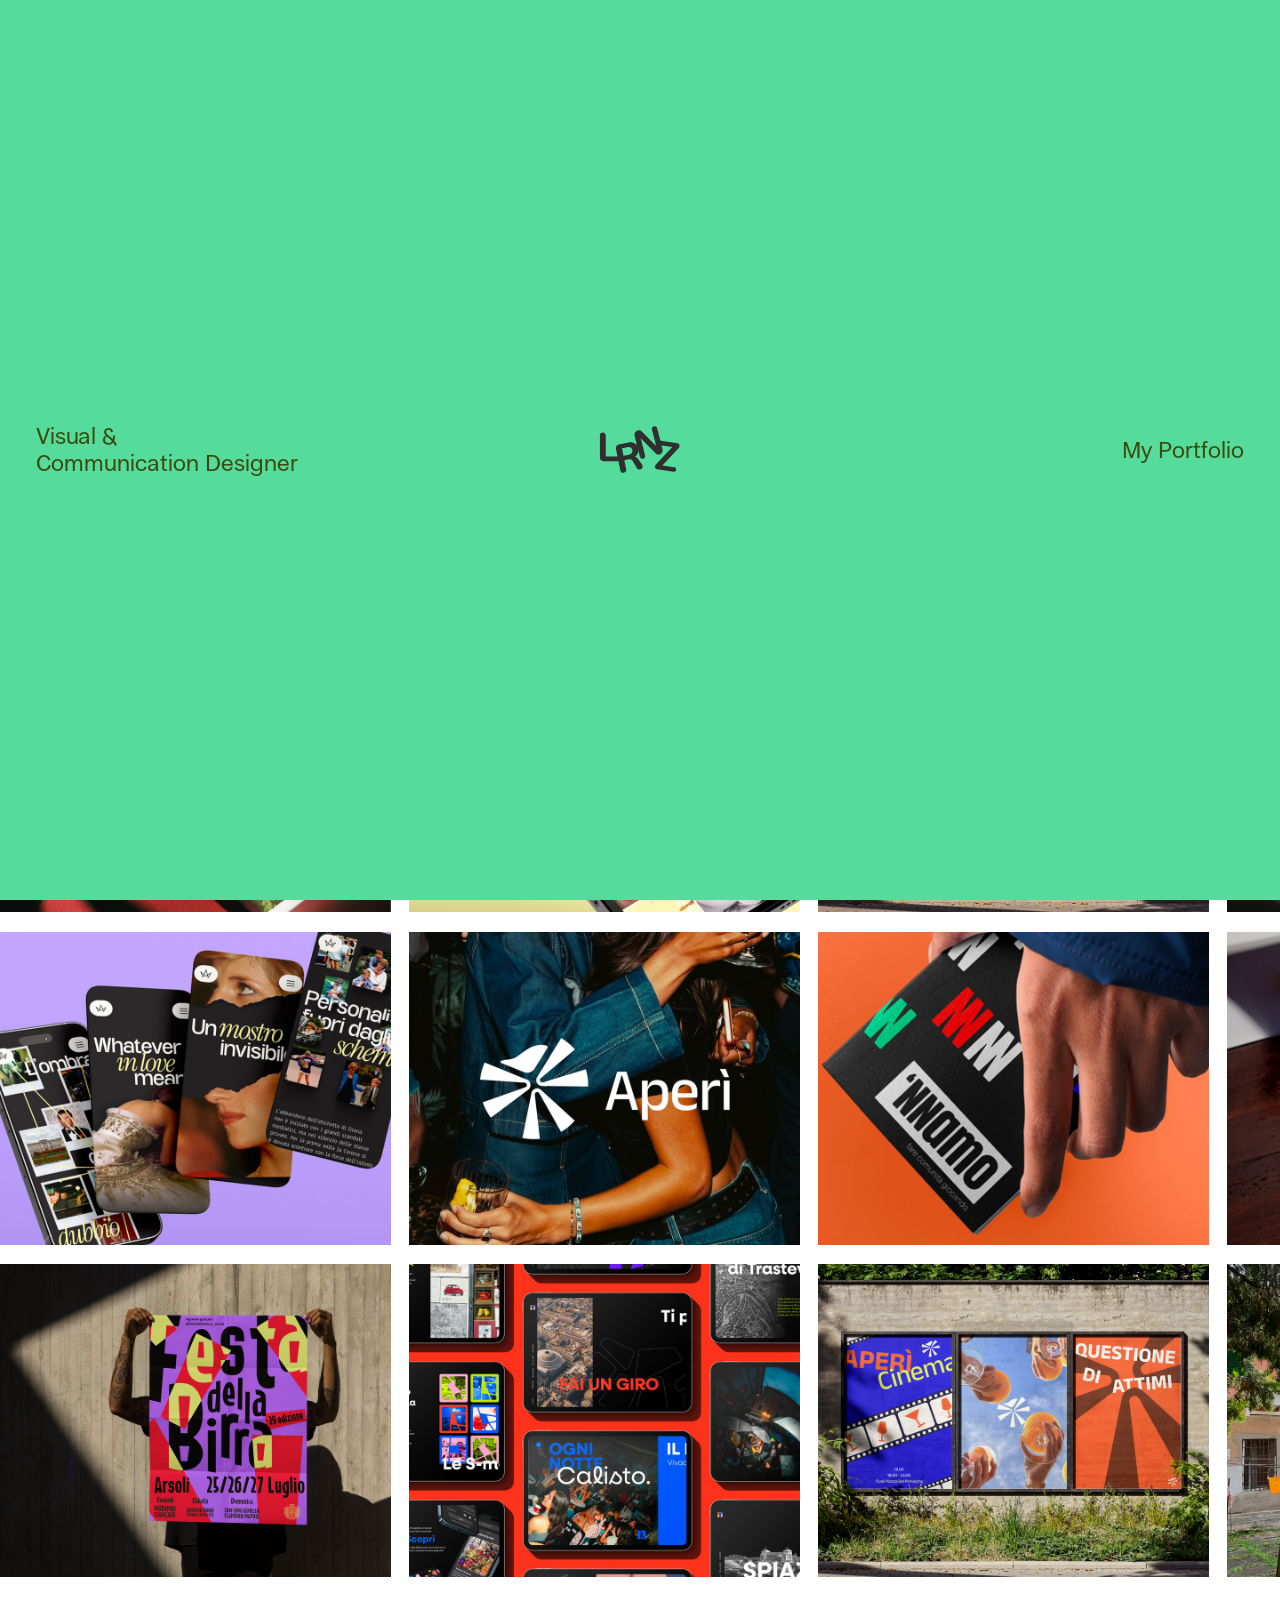
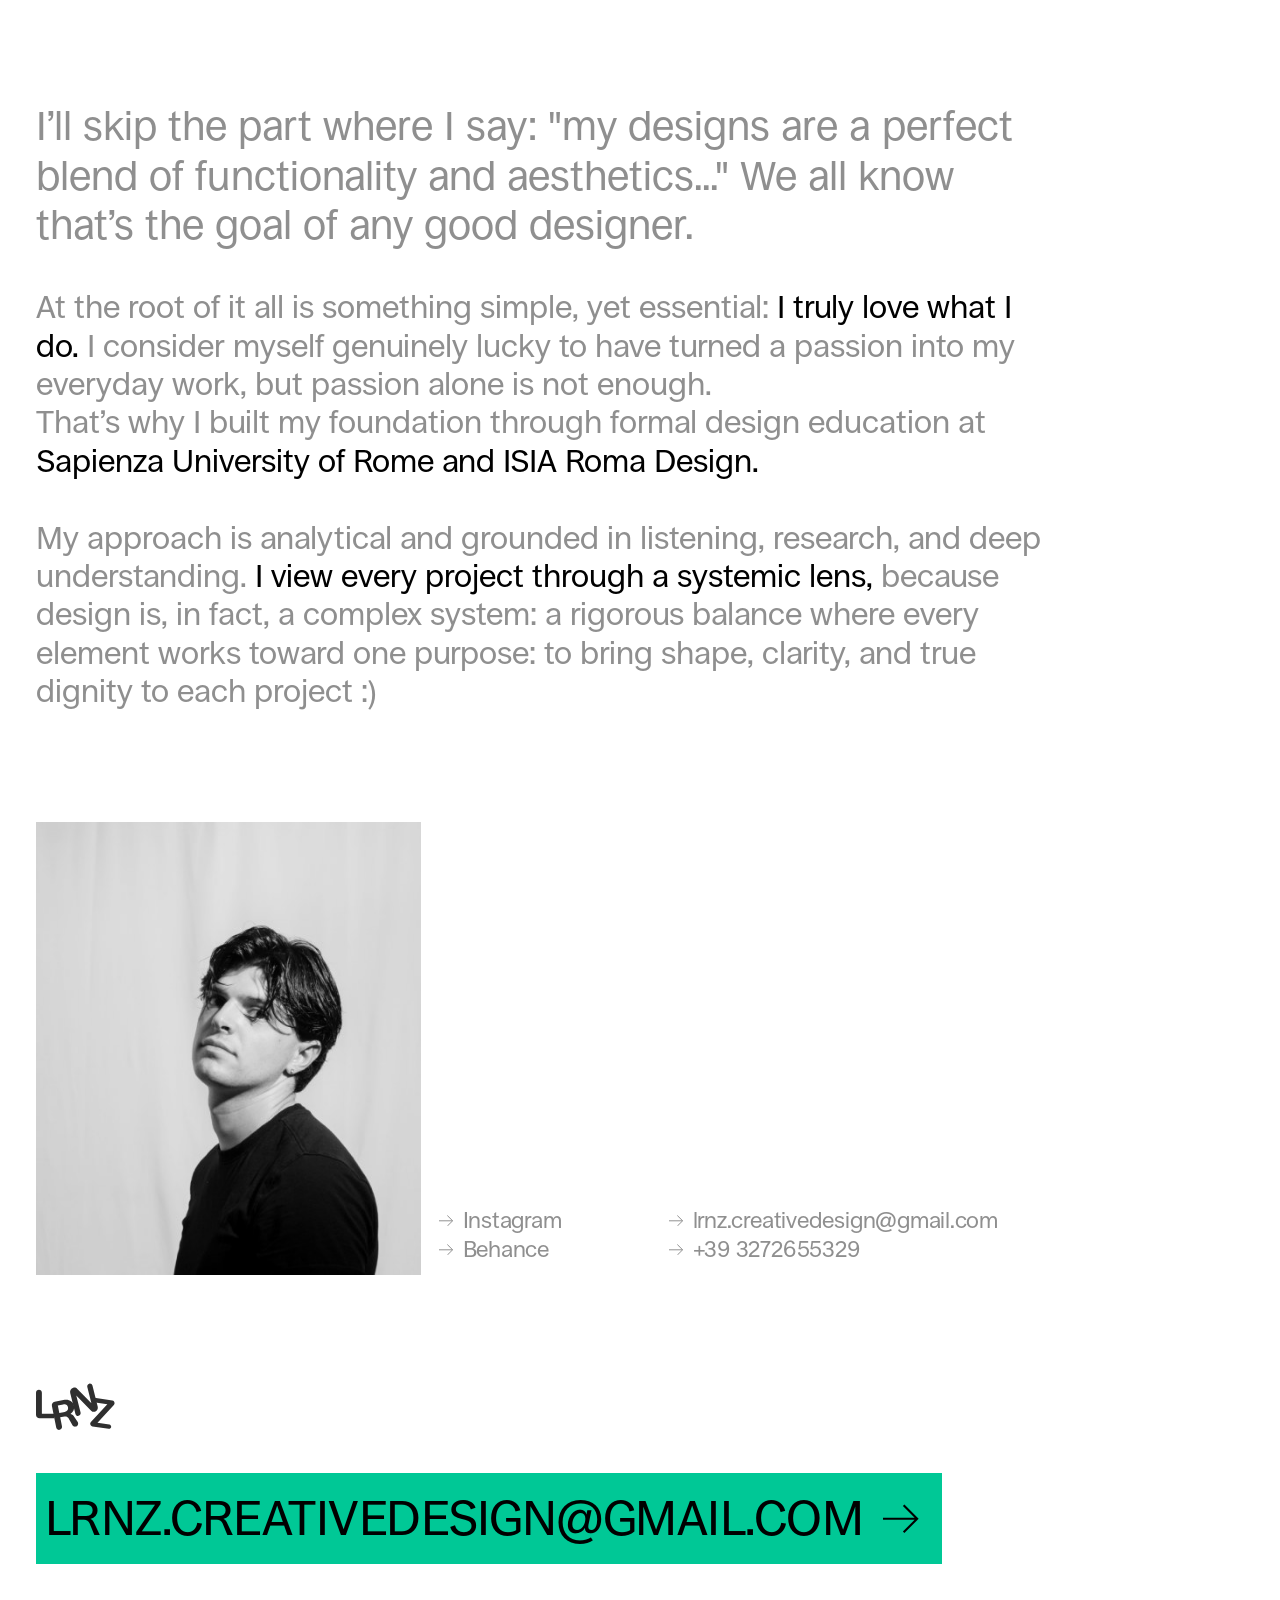
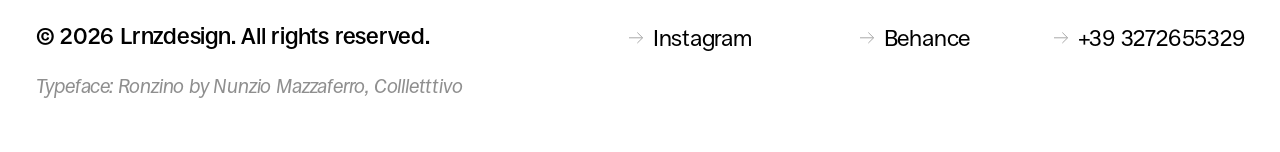
<file: index.html>
<!doctype html>
<html lang="en">
<head>
  <meta charset="utf-8">
  <meta name="viewport" content="width=device-width, initial-scale=1">
  <title>LRNZ – Lorenzo Passacantilli | Designer Portfolio</title>
  <meta name="description" content="Portfolio of Lorenzo Passacantilli: editorial design, web design, branding, motion design, UX UI design and digital design.">
  <link rel="icon" href="favicon.ico" sizes="any">
  <link rel="icon" type="image/png" sizes="32x32" href="images/favicon-32.png">
  <link rel="apple-touch-icon" href="images/apple-touch-icon.png">
  <link rel="canonical" href="https://lrnzdesign.com/">
  <meta property="og:url" content="https://lrnzdesign.com/">
  <meta property="og:site_name" content="LRNZ – Lorenzo Passacantilli">
  <meta property="og:type" content="website">
  <meta property="og:title" content="LRNZ – Lorenzo Passacantilli | Designer Portfolio">
  <meta property="og:description" content="Portfolio of Lorenzo Passacantilli: editorial design, web design, branding, motion design, UX UI design and digital design.">
  <meta property="og:image" content="https://lrnzdesign.com/images/share-preview.jpg">
  <meta property="og:image:width" content="1200">
  <meta property="og:image:height" content="630">
  <meta name="twitter:card" content="summary_large_image">
  <script type="application/ld+json">{"@context":"https://schema.org","@type":"Person","name":"Lorenzo Passacantilli","alternateName":"LRNZ","url":"https://lrnzdesign.com/","jobTitle":"Designer","email":"mailto:lrnz.creativedesign@gmail.com","sameAs":["https://www.instagram.com/lrnz.design_/","https://www.behance.net/lorenzopassaca2"]}</script>
  <script>(function(){var d=document.documentElement;try{if(sessionStorage.getItem("lrnzIntro"))return;}catch(e){}d.className+=" is-loading pl-anim";})();</script>
  <link rel="stylesheet" href="assets/css/style.css?v=202611101856">
</head>
<body>

  <div class="preloader" aria-hidden="true">
    <p class="pl-text pl-left">Visual &amp;<br>Communication Designer</p>
    <div class="pl-box"><img class="pl-img" alt=""><svg class="pl-logo" viewBox="0 0 55 33" width="55" height="33" fill="none" xmlns="http://www.w3.org/2000/svg"><path d="M2.45454 24.299C1.09893 24.299 0 23.2 0 21.8444V6.68165C0 5.55174 0.915972 4.63577 2.04588 4.63577C3.17579 4.63577 4.09176 5.55174 4.09176 6.68165V21.0596H12.8436V24.299H2.45454Z" fill="#2F2F2F"/><path d="M16.4853 32.2139C15.3777 32.4374 14.2986 31.7208 14.075 30.6133L11.0748 15.7503C10.8065 14.4215 11.6663 13.1268 12.9951 12.8586L19.0564 11.635C22.9002 10.8591 25.773 12.4533 26.4308 15.7122C26.9031 18.0518 25.9707 20.1823 23.9832 21.2502C24.7132 21.2767 25.4998 21.7267 25.9858 22.4113L28.9416 26.5984C29.8438 27.8766 29.1345 29.6605 27.6009 29.97C26.6852 30.1549 25.7542 29.7317 25.2913 28.9203L22.5673 24.1449C22.0363 23.2375 20.9878 22.7825 19.8458 23.013L16.8377 23.6202L18.0859 29.8036C18.3095 30.9112 17.5929 31.9903 16.4853 32.2139ZM16.2417 20.6678L19.974 19.9144C21.7566 19.5545 22.6183 18.366 22.2865 16.7227C21.9661 15.135 20.7165 14.4017 18.9617 14.7559L15.2015 15.5149L16.2417 20.6678Z" fill="#2F2F2F"/><path d="M29.6982 22.5951C28.7092 22.8451 27.7048 22.2462 27.4548 21.2573L23.8132 6.85725C23.412 5.27083 24.3729 3.65956 25.9593 3.25838C26.9785 3.00063 28.058 3.30228 28.796 4.05106L38.565 13.9633L35.7158 2.69624C35.4657 1.70731 36.0646 0.7029 37.0536 0.452817C38.0425 0.202734 39.0469 0.801684 39.297 1.79061L42.9916 16.4003C43.3634 17.8709 42.4728 19.3646 41.0022 19.7365C40.0577 19.9753 39.0575 19.696 38.3734 19.0024L28.0474 8.53362L31.036 20.3516C31.2861 21.3406 30.6871 22.345 29.6982 22.5951Z" fill="#2F2F2F"/><path d="M39.3081 29.845C38.2918 29.6941 37.5902 28.7478 37.7411 27.7315C37.7969 27.3559 37.9663 27.0063 38.2266 26.7298L49.6628 14.5777L40.247 13.1794L40.6937 10.172L53.1436 12.0209C54.1378 12.1686 54.8241 13.0942 54.6764 14.0884C54.6222 14.4537 54.4582 14.7937 54.2061 15.0635L42.8092 27.2625L51.0445 28.4856C51.8827 28.61 52.4614 29.3905 52.3369 30.2287C52.2124 31.067 51.4319 31.6456 50.5937 31.5211L39.3081 29.845Z" fill="#2F2F2F"/></svg></div>
    <p class="pl-text pl-right">My Portfolio</p>
  </div>

  <header class="site-header">
    <a class="logo" href="index.html" aria-label="LRNZ — Home">
      <svg class="logo-svg" viewBox="0 0 55 33" width="55" height="33" fill="none" xmlns="http://www.w3.org/2000/svg" role="img" aria-label="LRNZ"><path d="M2.45454 24.299C1.09893 24.299 0 23.2 0 21.8444V6.68165C0 5.55174 0.915972 4.63577 2.04588 4.63577C3.17579 4.63577 4.09176 5.55174 4.09176 6.68165V21.0596H12.8436V24.299H2.45454Z" fill="#2F2F2F"/><path d="M16.4853 32.2139C15.3777 32.4374 14.2986 31.7208 14.075 30.6133L11.0748 15.7503C10.8065 14.4215 11.6663 13.1268 12.9951 12.8586L19.0564 11.635C22.9002 10.8591 25.773 12.4533 26.4308 15.7122C26.9031 18.0518 25.9707 20.1823 23.9832 21.2502C24.7132 21.2767 25.4998 21.7267 25.9858 22.4113L28.9416 26.5984C29.8438 27.8766 29.1345 29.6605 27.6009 29.97C26.6852 30.1549 25.7542 29.7317 25.2913 28.9203L22.5673 24.1449C22.0363 23.2375 20.9878 22.7825 19.8458 23.013L16.8377 23.6202L18.0859 29.8036C18.3095 30.9112 17.5929 31.9903 16.4853 32.2139ZM16.2417 20.6678L19.974 19.9144C21.7566 19.5545 22.6183 18.366 22.2865 16.7227C21.9661 15.135 20.7165 14.4017 18.9617 14.7559L15.2015 15.5149L16.2417 20.6678Z" fill="#2F2F2F"/><path d="M29.6982 22.5951C28.7092 22.8451 27.7048 22.2462 27.4548 21.2573L23.8132 6.85725C23.412 5.27083 24.3729 3.65956 25.9593 3.25838C26.9785 3.00063 28.058 3.30228 28.796 4.05106L38.565 13.9633L35.7158 2.69624C35.4657 1.70731 36.0646 0.7029 37.0536 0.452817C38.0425 0.202734 39.0469 0.801684 39.297 1.79061L42.9916 16.4003C43.3634 17.8709 42.4728 19.3646 41.0022 19.7365C40.0577 19.9753 39.0575 19.696 38.3734 19.0024L28.0474 8.53362L31.036 20.3516C31.2861 21.3406 30.6871 22.345 29.6982 22.5951Z" fill="#2F2F2F"/><path d="M39.3081 29.845C38.2918 29.6941 37.5902 28.7478 37.7411 27.7315C37.7969 27.3559 37.9663 27.0063 38.2266 26.7298L49.6628 14.5777L40.247 13.1794L40.6937 10.172L53.1436 12.0209C54.1378 12.1686 54.8241 13.0942 54.6764 14.0884C54.6222 14.4537 54.4582 14.7937 54.2061 15.0635L42.8092 27.2625L51.0445 28.4856C51.8827 28.61 52.4614 29.3905 52.3369 30.2287C52.2124 31.067 51.4319 31.6456 50.5937 31.5211L39.3081 29.845Z" fill="#2F2F2F"/></svg>
    </a>
    <button class="menu-toggle" type="button" aria-label="Menu" aria-expanded="false" aria-controls="nav">
      <span></span><span></span>
    </button>
    <nav class="nav" id="nav">
      <a href="works.html">Works</a>
      <a href="#about">About</a>
      <a href="#contact">Contact</a>
      <div class="nav-extra">
        <ul class="nav-links">
          <li><a href="mailto:lrnz.creativedesign@gmail.com">lrnz.creativedesign@gmail.com</a></li>
          <li><a href="https://www.instagram.com/lrnz.design_/" target="_blank" rel="noopener" data-social="instagram">Instagram</a></li>
          <li><a href="https://www.behance.net/lorenzopassaca2" target="_blank" rel="noopener" data-social="behance">Behance</a></li>
        </ul>
        <p class="nav-legal">© 2026 Lrnzdesign. All rights reserved.<br><em>Typeface: Ronzino by Nunzio Mazzaferro, Collletttivo</em></p>
      </div>
    </nav>
  </header>

  <main>
    <section class="hero wrap">
      <h1 class="hero-title">
        <span class="line">Hi, I’m Lorenzo</span>
        <span class="line">and this is what <span class="sr-only">I love to do.</span><span class="love-wrap"><svg class="love" viewBox="0 0 495 78" fill="none" xmlns="http://www.w3.org/2000/svg" aria-hidden="true" focusable="false"><path d="M13.3639 70.9932C11.3507 71.1975 9.73607 70.8037 8.51999 69.8118C7.36225 68.7483 6.6812 67.2099 6.47684 65.1967L0.652629 7.82011C0.441678 5.74195 0.799708 4.09813 1.72672 2.88863C2.71867 1.67254 4.22126 0.962315 6.23447 0.757957C8.24769 0.553598 9.82987 0.950693 10.981 1.94924C12.1971 2.94119 12.9106 4.47625 13.1216 6.55441L18.9458 63.931C19.1501 65.9442 18.7921 67.5881 17.8717 68.8625C16.9447 70.072 15.4421 70.7822 13.3639 70.9932Z" fill="#2F2F2F"/><path d="M64.9906 70.7003C62.9674 70.6627 61.4114 70.0789 60.3225 68.9488C59.3 67.7546 58.8076 66.146 58.8452 64.1228L59.9157 6.46123C59.9545 4.37275 60.5063 2.78345 61.5711 1.69334C62.7012 0.604431 64.2779 0.0787588 66.3011 0.116321C68.3243 0.153883 69.8477 0.737109 70.8714 1.866C71.9603 2.9961 72.4853 4.60539 72.4465 6.69387L71.376 64.3554C71.3385 66.3786 70.7867 67.9679 69.7206 69.1233C68.6558 70.2134 67.0791 70.7391 64.9906 70.7003Z" fill="#2F2F2F"/><path d="M282.851 67.7915C278.624 68.1519 275.018 67.7387 272.034 66.5519C269.116 65.3595 266.857 63.4556 265.258 60.8404C263.654 58.1602 262.677 54.7713 262.328 50.6737L260.556 29.8934L255.483 30.326C253.922 30.4591 252.685 30.1714 251.773 29.4631C250.855 28.6896 250.336 27.5875 250.214 26.1566C250.086 24.6607 250.412 23.4864 251.191 22.6338C251.97 21.7813 253.14 21.2884 254.701 21.1553L259.774 20.7228L259.017 11.8448C258.845 9.82853 259.235 8.25572 260.187 7.12635C261.204 5.99143 262.688 5.34078 264.639 5.17441C266.59 5.00803 268.13 5.4008 269.26 6.35271C270.389 7.30462 271.04 8.78869 271.212 10.8049L271.969 19.6829L282.31 18.8011C283.871 18.668 285.108 18.9557 286.02 19.6641C286.932 20.3724 287.452 21.4746 287.579 22.9705C287.701 24.4014 287.375 25.5757 286.602 26.4933C285.823 27.3459 284.653 27.8387 283.092 27.9718L272.751 28.8536L274.464 48.951C274.731 52.0729 275.613 54.3561 277.112 55.8006C278.611 57.2451 280.889 57.837 283.946 57.5764C285.052 57.4821 286.019 57.3014 286.848 57.0341C287.677 56.7669 288.413 56.5731 289.058 56.4526C289.833 56.321 290.506 56.5257 291.076 57.0667C291.641 57.5426 291.995 58.6261 292.139 60.3172C292.25 61.618 292.122 62.8081 291.756 63.8876C291.449 64.8964 290.759 65.6431 289.687 66.1277C288.863 66.4599 287.777 66.7818 286.428 67.0934C285.084 67.47 283.892 67.7027 282.851 67.7915Z" fill="#2F2F2F"/><path d="M104.729 76.6983C99.7685 76.6062 95.4798 75.5146 91.8626 73.4236C88.2453 71.3325 85.4596 68.4081 83.5054 64.6505C81.5525 60.8276 80.6233 56.3708 80.7178 51.2801C80.7893 47.4295 81.4076 44.0134 82.5729 41.0318C83.8046 37.9861 85.5173 35.4064 87.7111 33.2927C89.906 31.1137 92.5149 29.4973 95.5376 28.4435C98.5616 27.3245 101.934 26.7995 105.654 26.8686C110.614 26.9606 114.903 28.0522 118.52 30.1433C122.137 32.2344 124.923 35.1587 126.877 38.9164C128.831 42.674 129.761 47.0982 129.666 52.1889C129.595 56.0395 128.943 59.4876 127.712 62.5333C126.545 65.5801 124.865 68.193 122.67 70.3721C120.476 72.4858 117.867 74.1022 114.843 75.2212C111.82 76.275 108.449 76.7674 104.729 76.6983ZM104.901 67.3981C107.316 67.4429 109.448 66.8949 111.297 65.754C113.147 64.6132 114.582 62.9097 115.603 60.6436C116.691 58.3135 117.267 55.4189 117.331 51.9599C117.428 46.7387 116.391 42.8348 114.219 40.2483C112.049 37.5965 109.136 36.2367 105.481 36.1688C103.066 36.124 100.934 36.672 99.0851 37.8128C97.2371 38.8884 95.7691 40.5913 94.6813 42.9214C93.6599 45.1875 93.1171 48.0501 93.0529 51.5091C92.9571 56.665 93.9939 60.6015 96.1633 63.3186C98.3338 65.9704 101.246 67.3302 104.901 67.3981Z" fill="#2F2F2F"/><path d="M314.264 73.0141C309.314 72.6782 305.084 71.3771 301.574 69.1106C298.064 66.8442 295.426 63.7864 293.659 59.9372C291.896 56.0228 291.187 51.5257 291.532 46.4459C291.793 42.6034 292.578 39.2219 293.889 36.3012C295.269 33.3198 297.106 30.8275 299.401 28.8241C301.701 26.7557 304.386 25.2696 307.457 24.3657C310.532 23.3968 313.926 23.0383 317.638 23.2902C322.588 23.6261 326.818 24.9273 330.328 27.1937C333.838 29.4601 336.476 32.5179 338.243 36.3672C340.01 40.2164 340.721 44.6809 340.377 49.7608C340.116 53.6032 339.295 57.0151 337.915 59.9965C336.601 62.9823 334.793 65.5094 332.494 67.5779C330.199 69.5812 327.514 71.0673 324.438 72.0363C321.367 72.9401 317.976 73.2661 314.264 73.0141ZM314.893 63.7336C317.303 63.8972 319.46 63.4547 321.363 62.4062C323.266 61.3576 324.783 59.7268 325.915 57.5137C327.116 55.2399 327.833 52.3771 328.068 48.9254C328.421 43.7153 327.577 39.7652 325.535 37.0749C323.498 34.3196 320.655 32.8182 317.008 32.5707C314.599 32.4072 312.442 32.8496 310.539 33.8982C308.641 34.8816 307.091 36.5102 305.889 38.784C304.758 40.9971 304.075 43.8295 303.841 47.2812C303.492 52.4262 304.334 56.4089 306.367 59.2294C308.404 61.9847 311.246 63.4861 314.893 63.7336Z" fill="#2F2F2F"/><path d="M441.456 70.0141C436.506 69.6782 432.277 68.3771 428.767 66.1106C425.256 63.8442 422.618 60.7864 420.851 56.9372C419.088 53.0228 418.379 48.5257 418.724 43.4459C418.985 39.6034 419.771 36.2219 421.081 33.3012C422.461 30.3198 424.299 27.8275 426.594 25.8241C428.893 23.7557 431.578 22.2696 434.649 21.3657C437.725 20.3968 441.118 20.0383 444.831 20.2902C449.78 20.6261 454.01 21.9273 457.52 24.1937C461.03 26.4601 463.669 29.5179 465.436 33.3672C467.203 37.2164 467.914 41.6809 467.569 46.7608C467.308 50.6032 466.488 54.0151 465.108 56.9965C463.793 59.9823 461.986 62.5094 459.686 64.5779C457.391 66.5812 454.706 68.0673 451.631 69.0363C448.56 69.9401 445.168 70.2661 441.456 70.0141ZM442.086 60.7336C444.496 60.8972 446.652 60.4547 448.555 59.4062C450.458 58.3576 451.975 56.7268 453.107 54.5137C454.308 52.2399 455.026 49.3771 455.26 45.9254C455.614 40.7153 454.77 36.7652 452.728 34.0749C450.69 31.3196 447.848 29.8182 444.201 29.5707C441.791 29.4072 439.635 29.8496 437.732 30.8982C435.833 31.8816 434.283 33.5102 433.082 35.784C431.95 37.9971 431.267 40.8295 431.033 44.2812C430.684 49.4262 431.526 53.4089 433.559 56.2294C435.596 58.9847 438.439 60.4861 442.086 60.7336Z" fill="#2F2F2F"/><path d="M486.566 73.356C484.352 73.2057 482.607 72.4003 481.332 70.9399C480.123 69.4838 479.591 67.6812 479.736 65.532C479.878 63.448 480.644 61.7989 482.035 60.5848C483.495 59.3099 485.333 58.7477 487.547 58.8979C489.827 59.0526 491.539 59.8558 492.683 61.3074C493.897 62.6983 494.434 64.4358 494.292 66.5199C494.146 68.669 493.376 70.3832 491.98 71.6625C490.65 72.9462 488.845 73.5107 486.566 73.356Z" fill="#2F2F2F"/><path d="M387.35 74.7991C383.199 75.2716 379.42 74.6834 376.013 73.0346C372.671 71.3784 369.914 68.8016 367.742 65.304C365.563 61.7416 364.185 57.431 363.609 52.3722C363.026 47.2484 363.403 42.7709 364.741 38.9395C366.071 35.0433 368.178 31.9128 371.063 29.5478C374.012 27.1755 377.562 25.753 381.713 25.2805C385.669 24.8302 389.217 25.4117 392.357 27.0252C395.562 28.6313 397.864 30.9643 399.264 34.0242L398.194 34.146L395.314 8.85168C395.085 6.8411 395.431 5.25789 396.35 4.10205C397.27 2.9462 398.703 2.25754 400.648 2.03605C402.594 1.81456 404.145 2.16361 405.301 3.0832C406.521 3.99541 407.246 5.4568 407.475 7.46738L414.053 65.2552C414.282 67.2658 413.94 68.8814 413.028 70.1021C412.109 71.258 410.676 71.9466 408.73 72.1681C406.785 72.3896 405.234 72.0406 404.078 71.121C402.915 70.1365 402.219 68.639 401.99 66.6284L401.126 59.0401L402.528 61.8369C401.939 65.3202 400.268 68.237 397.513 70.5872C394.759 72.9373 391.371 74.3413 387.35 74.7991ZM389.702 65.1693C392.102 64.8961 394.144 64.0725 395.827 62.6983C397.51 61.3242 398.709 59.4467 399.423 57.066C400.195 54.613 400.385 51.6678 399.994 48.2303C399.403 43.0417 397.862 39.3082 395.368 37.0298C392.868 34.6866 389.802 33.7216 386.17 34.1351C383.77 34.4083 381.729 35.2319 380.045 36.6061C378.355 37.9154 377.124 39.7965 376.352 42.2495C375.637 44.6303 375.476 47.5393 375.867 50.9768C376.45 56.1005 377.996 59.8664 380.504 62.2746C383.004 64.6178 386.07 65.5827 389.702 65.1693Z" fill="#2F2F2F"/><path d="M156.045 70.6013C154.424 70.7824 152.949 70.52 151.623 69.8142C150.361 69.1012 149.243 67.9124 148.269 66.2477L128.788 32.0674C128.045 30.7053 127.67 29.4008 127.662 28.1537C127.719 26.8994 128.194 25.8611 129.088 25.0389C130.039 24.1446 131.39 23.5996 133.142 23.4041C134.634 23.2376 135.874 23.4604 136.862 24.0726C137.842 24.62 138.794 25.7945 139.718 27.5962L156.515 58.9233L153.596 59.2491L163.451 24.8486C163.962 22.9525 164.635 21.6294 165.471 20.8793C166.364 20.057 167.622 19.5554 169.244 19.3744C170.671 19.2151 171.85 19.4776 172.78 20.1619C173.703 20.7814 174.33 21.6966 174.663 22.9074C174.988 24.0534 174.905 25.3762 174.416 26.8759L162.671 64.6401C162.153 66.4714 161.324 67.8775 160.186 68.8584C159.112 69.8321 157.732 70.4131 156.045 70.6013Z" fill="#2F2F2F"/><path d="M200.085 73.1829C194.716 72.4571 190.226 70.8292 186.616 68.2991C183.006 65.7691 180.382 62.5162 178.746 58.5404C177.175 54.5734 176.73 50.0671 177.412 45.0214C178.077 40.1052 179.661 35.939 182.165 32.5229C184.733 29.1155 187.936 26.6173 191.774 25.0283C195.685 23.3833 199.937 22.8713 204.53 23.4922C207.894 23.9469 210.827 24.9034 213.331 26.3616C215.899 27.8286 217.981 29.7239 219.577 32.0475C221.238 34.3799 222.352 37.0995 222.92 40.2063C223.562 43.2571 223.633 46.6262 223.135 50.3134C222.978 51.4777 222.435 52.3265 221.506 52.8597C220.651 53.337 219.48 53.475 217.992 53.2739L186.845 49.0632L187.789 42.0769L215.055 45.7629L213.306 47.0085C213.708 44.0329 213.592 41.4812 212.958 39.3534C212.388 37.2344 211.332 35.5437 209.79 34.2814C208.321 32.9631 206.358 32.1377 203.9 31.8054C201.183 31.4381 198.767 31.7702 196.651 32.8016C194.609 33.7771 192.913 35.3592 191.563 37.5481C190.287 39.6809 189.435 42.3322 189.006 45.5019L188.914 46.1812C188.197 51.4856 188.888 55.63 190.988 58.6145C193.161 61.5431 196.673 63.3353 201.525 63.9912C203.207 64.2185 205.109 64.2781 207.231 64.1698C209.427 64.0056 211.533 63.5327 213.549 62.7513C215.013 62.1587 216.253 61.9971 217.27 62.2664C218.297 62.471 219.057 62.9361 219.552 63.6617C220.111 64.396 220.39 65.2571 220.388 66.2449C220.395 67.168 220.075 68.0797 219.426 68.9801C218.842 69.8892 217.92 70.6208 216.659 71.175C214.203 72.292 211.438 73.0052 208.367 73.3145C205.368 73.5678 202.608 73.524 200.085 73.1829Z" fill="#2F2F2F"/></svg><span class="tagline">*Usually with a cup of coffee in hand ;)</span></span></span>
      </h1>

      <div class="hero-meta">
        <p class="disciplines">*Editorial Design, Web Design, Branding,<br>Motion Design, UX/UI Design, Digital Design</p>
        <a class="scroll-down" href="#about">Scroll down
          <svg viewBox="0 0 15 18.5" fill="none" stroke="currentColor" stroke-width="1.2" aria-hidden="true"><path d="M7.5 0v17.5M1 11l6.5 6.5L14 11"/></svg>
        </a>
      </div>

      <!-- Tre caroselli: scorrono di continuo, alternati, non cliccabili -->
      <div class="carousels" aria-label="Selected works">
        <div class="carousel" data-direction="left">
          <div class="carousel-track">
            <img src="images/home/carousel-01.jpg" alt="Impresso, editorial book on a red chair" width="440" height="352">
            <img src="images/home/carousel-02.jpg" alt="Lady Diana, Instagram profile on a phone" width="440" height="352">
            <img src="images/home/carousel-03.jpg" alt="Festa di San Savino posters on a wall" width="440" height="352">
            <img src="images/home/carousel-04.jpg" alt="‘NNamo website on a laptop" width="440" height="352">
          </div>
        </div>
        <div class="carousel" data-direction="right">
          <div class="carousel-track">
            <img src="images/home/carousel-05.jpg" alt="Lady Diana app screens" width="440" height="352">
            <img src="images/home/carousel-06.jpg" alt="Aperì logo over a party photo" width="440" height="352">
            <img src="images/home/carousel-07.jpg" alt="‘NNamo notebook in hand" width="440" height="352">
            <img src="images/home/carousel-08.jpg" alt="Impresso, open book spread" width="440" height="352">
          </div>
        </div>
        <div class="carousel" data-direction="left">
          <div class="carousel-track">
            <img src="images/home/carousel-09.jpg" alt="Festa della Birra poster, set in Arbeer" width="440" height="352">
            <img src="images/home/carousel-10.jpg" alt="Spiazza app screens on tablets" width="440" height="352">
            <img src="images/home/carousel-11.jpg" alt="Aperì posters on a wall" width="440" height="352">
            <img src="images/home/carousel-12.jpg" alt="‘NNamo logo over laundry in a Garbatella courtyard" width="440" height="352">
          </div>
        </div>
      </div>
    </section>

    <section class="about wrap" id="about">
      <p class="lead">I’ll skip the part where I say: "my designs are a perfect blend of functionality and aesthetics..." We all know that’s the goal of any good designer.</p>
      <p>At the root of it all is something simple, yet essential: <strong>I truly love what I do.</strong> I consider myself genuinely lucky to have turned a passion into my everyday work, but passion alone is not enough.</p>
      <p class="tight">That’s why I built my foundation through formal design education at <strong>Sapienza University of Rome and ISIA Roma Design.</strong></p>
      <p>My approach is analytical and grounded in listening, research, and deep understanding. <strong>I view every project through a systemic lens,</strong> because design is, in fact, a complex system: a rigorous balance where every element works toward one purpose: to bring shape, clarity, and true dignity to each project :)</p>
    </section>

    <section class="contact wrap" id="contact">
      <div class="contact-top">
        <div class="portrait">
          <img src="images/home/portrait.jpg" alt="Portrait of Lorenzo Passacantilli" width="440" height="517" loading="lazy">
        </div>
        <div class="contact-links">
          <ul>
            <li><a href="https://www.instagram.com/lrnz.design_/" target="_blank" rel="noopener" data-social="instagram"><svg viewBox="0 0 16.2 13.1" fill="none" stroke="currentColor" stroke-width="1.1" aria-hidden="true"><path d="M0 6.55h15.4M9.4.6l6 5.95-6 5.95"/></svg>Instagram</a></li>
            <li><a href="https://www.behance.net/lorenzopassaca2" target="_blank" rel="noopener" data-social="behance"><svg viewBox="0 0 16.2 13.1" fill="none" stroke="currentColor" stroke-width="1.1" aria-hidden="true"><path d="M0 6.55h15.4M9.4.6l6 5.95-6 5.95"/></svg>Behance</a></li>
          </ul>
          <ul>
            <li><a href="mailto:lrnz.creativedesign@gmail.com"><svg viewBox="0 0 16.2 13.1" fill="none" stroke="currentColor" stroke-width="1.1" aria-hidden="true"><path d="M0 6.55h15.4M9.4.6l6 5.95-6 5.95"/></svg>lrnz.creativedesign@gmail.com</a></li>
            <li><a href="tel:+393272655329"><svg viewBox="0 0 16.2 13.1" fill="none" stroke="currentColor" stroke-width="1.1" aria-hidden="true"><path d="M0 6.55h15.4M9.4.6l6 5.95-6 5.95"/></svg>+39 3272655329</a></li>
          </ul>
        </div>
      </div>
    </section>
  </main>

  <footer class="site-footer">
    <a class="footer-logo" href="index.html" aria-label="LRNZ — Home">
      <img src="images/logo.svg" alt="LRNZ" width="55" height="33">
    </a>
    <a class="footer-mail" href="mailto:lrnz.creativedesign@gmail.com">
      <span>LRNZ.CREATIVEDESIGN@GMAIL.COM</span>
      <svg viewBox="0 0 41 33.2" fill="none" stroke="currentColor" stroke-width="2.4" aria-hidden="true"><path d="M0 16.6h38.5M23.3 1.4l15.2 15.2-15.2 15.2"/></svg>
    </a>
    <div class="footer-bottom">
      <p class="footer-rights">© 2026 Lrnzdesign. All rights reserved.</p>
      <ul class="footer-links">
        <li><a href="https://www.instagram.com/lrnz.design_/" target="_blank" rel="noopener" data-social="instagram"><svg viewBox="0 0 16.2 13.1" fill="none" stroke="currentColor" stroke-width="1.1" aria-hidden="true"><path d="M0 6.55h15.4M9.4.6l6 5.95-6 5.95"/></svg>Instagram</a></li>
        <li><a href="https://www.behance.net/lorenzopassaca2" target="_blank" rel="noopener" data-social="behance"><svg viewBox="0 0 16.2 13.1" fill="none" stroke="currentColor" stroke-width="1.1" aria-hidden="true"><path d="M0 6.55h15.4M9.4.6l6 5.95-6 5.95"/></svg>Behance</a></li>
        <li><a href="tel:+393272655329"><svg viewBox="0 0 16.2 13.1" fill="none" stroke="currentColor" stroke-width="1.1" aria-hidden="true"><path d="M0 6.55h15.4M9.4.6l6 5.95-6 5.95"/></svg>+39 3272655329</a></li>
      </ul>
    </div>
    <p class="footer-credit">Typeface: Ronzino by Nunzio Mazzaferro, Collletttivo</p>
  </footer>

  <script src="assets/js/main.js?v=202611101856"></script>
</body>
</html>
</file>
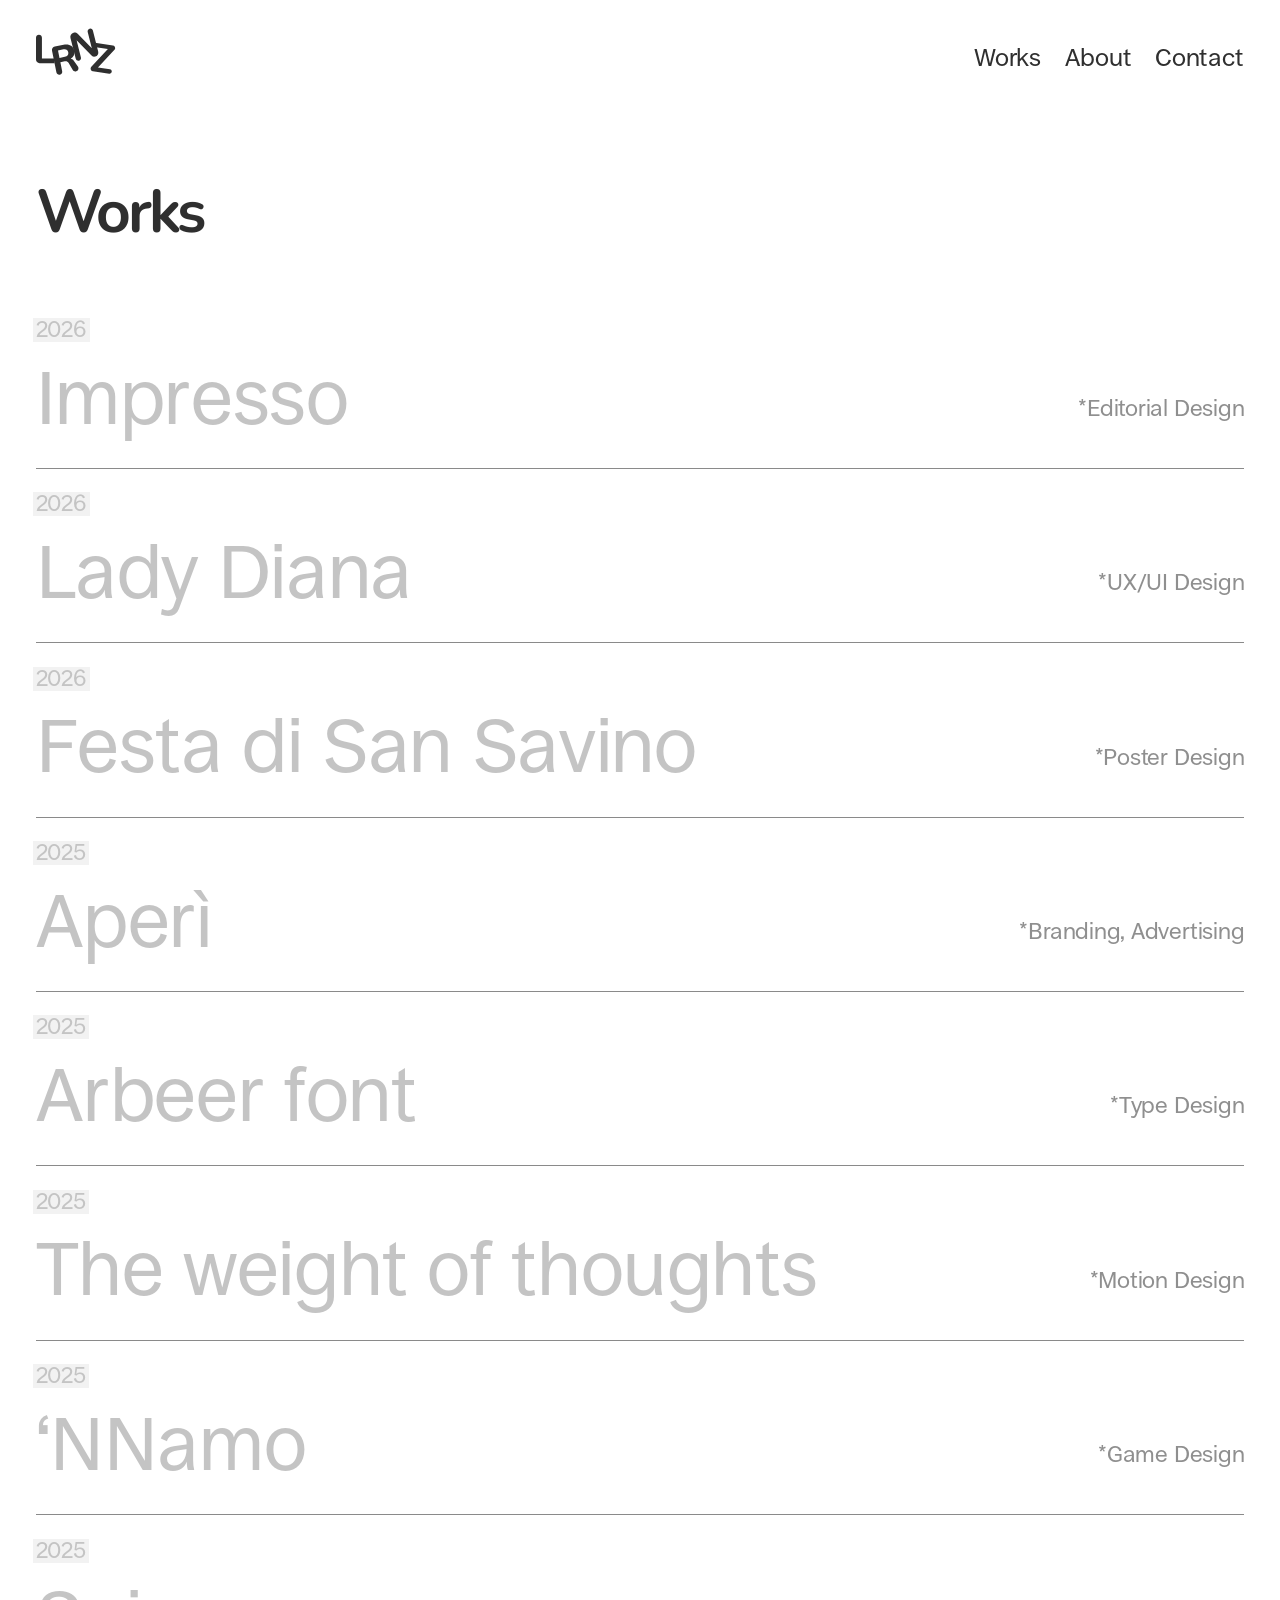
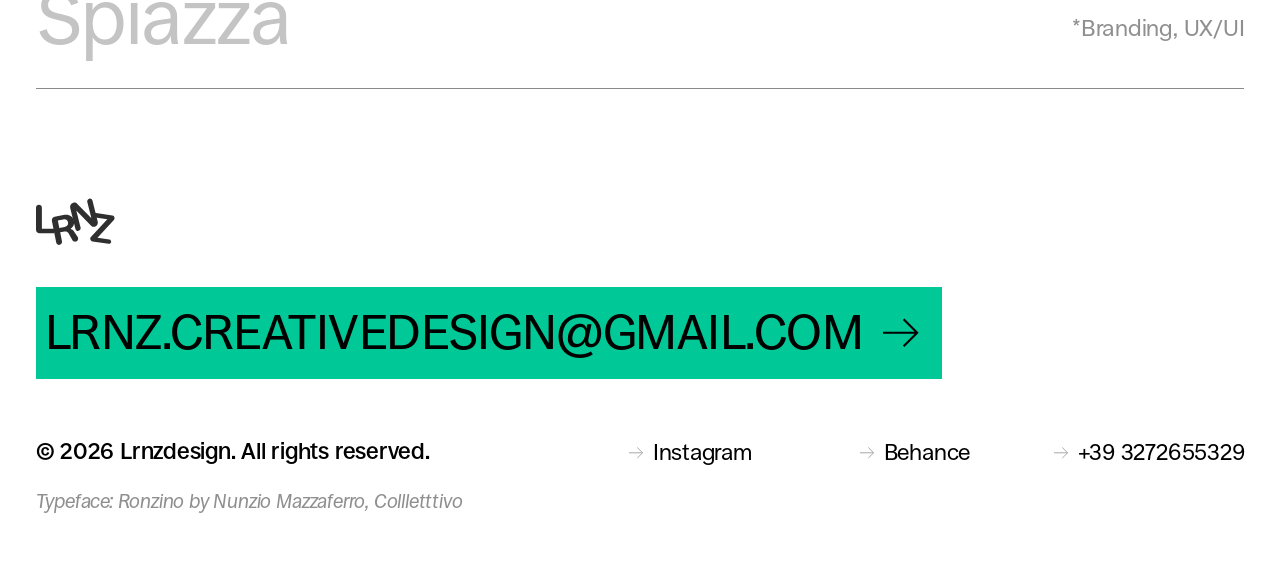
<file: works.html>
<!doctype html>
<html lang="en">
<head>
  <meta charset="utf-8">
  <meta name="viewport" content="width=device-width, initial-scale=1">
  <title>Works — LRNZ Lorenzo Passacantilli</title>
  <meta name="description" content="Selected works by Lorenzo Passacantilli.">
  <link rel="icon" href="favicon.ico" sizes="any">
  <link rel="icon" type="image/png" sizes="32x32" href="images/favicon-32.png">
  <link rel="apple-touch-icon" href="images/apple-touch-icon.png">
  <link rel="canonical" href="https://lrnzdesign.com/works.html">
  <meta property="og:url" content="https://lrnzdesign.com/works.html">
  <meta property="og:site_name" content="LRNZ – Lorenzo Passacantilli">
  <meta property="og:type" content="website">
  <meta property="og:title" content="Works — Lorenzo Passacantilli">
  <meta property="og:description" content="Selected works by Lorenzo Passacantilli.">
  <meta property="og:image" content="https://lrnzdesign.com/images/share-preview.jpg">
  <meta property="og:image:width" content="1200">
  <meta property="og:image:height" content="630">
  <meta name="twitter:card" content="summary_large_image">
  <link rel="stylesheet" href="assets/css/style.css?v=202611101856">
</head>
<body class="page-works">

  <header class="site-header">
    <a class="logo" href="index.html" aria-label="LRNZ — Home">
      <svg class="logo-svg" viewBox="0 0 55 33" width="55" height="33" fill="none" xmlns="http://www.w3.org/2000/svg" role="img" aria-label="LRNZ"><path d="M2.45454 24.299C1.09893 24.299 0 23.2 0 21.8444V6.68165C0 5.55174 0.915972 4.63577 2.04588 4.63577C3.17579 4.63577 4.09176 5.55174 4.09176 6.68165V21.0596H12.8436V24.299H2.45454Z" fill="#2F2F2F"/><path d="M16.4853 32.2139C15.3777 32.4374 14.2986 31.7208 14.075 30.6133L11.0748 15.7503C10.8065 14.4215 11.6663 13.1268 12.9951 12.8586L19.0564 11.635C22.9002 10.8591 25.773 12.4533 26.4308 15.7122C26.9031 18.0518 25.9707 20.1823 23.9832 21.2502C24.7132 21.2767 25.4998 21.7267 25.9858 22.4113L28.9416 26.5984C29.8438 27.8766 29.1345 29.6605 27.6009 29.97C26.6852 30.1549 25.7542 29.7317 25.2913 28.9203L22.5673 24.1449C22.0363 23.2375 20.9878 22.7825 19.8458 23.013L16.8377 23.6202L18.0859 29.8036C18.3095 30.9112 17.5929 31.9903 16.4853 32.2139ZM16.2417 20.6678L19.974 19.9144C21.7566 19.5545 22.6183 18.366 22.2865 16.7227C21.9661 15.135 20.7165 14.4017 18.9617 14.7559L15.2015 15.5149L16.2417 20.6678Z" fill="#2F2F2F"/><path d="M29.6982 22.5951C28.7092 22.8451 27.7048 22.2462 27.4548 21.2573L23.8132 6.85725C23.412 5.27083 24.3729 3.65956 25.9593 3.25838C26.9785 3.00063 28.058 3.30228 28.796 4.05106L38.565 13.9633L35.7158 2.69624C35.4657 1.70731 36.0646 0.7029 37.0536 0.452817C38.0425 0.202734 39.0469 0.801684 39.297 1.79061L42.9916 16.4003C43.3634 17.8709 42.4728 19.3646 41.0022 19.7365C40.0577 19.9753 39.0575 19.696 38.3734 19.0024L28.0474 8.53362L31.036 20.3516C31.2861 21.3406 30.6871 22.345 29.6982 22.5951Z" fill="#2F2F2F"/><path d="M39.3081 29.845C38.2918 29.6941 37.5902 28.7478 37.7411 27.7315C37.7969 27.3559 37.9663 27.0063 38.2266 26.7298L49.6628 14.5777L40.247 13.1794L40.6937 10.172L53.1436 12.0209C54.1378 12.1686 54.8241 13.0942 54.6764 14.0884C54.6222 14.4537 54.4582 14.7937 54.2061 15.0635L42.8092 27.2625L51.0445 28.4856C51.8827 28.61 52.4614 29.3905 52.3369 30.2287C52.2124 31.067 51.4319 31.6456 50.5937 31.5211L39.3081 29.845Z" fill="#2F2F2F"/></svg>
    </a>
    <button class="menu-toggle" type="button" aria-label="Menu" aria-expanded="false" aria-controls="nav">
      <span></span><span></span>
    </button>
    <nav class="nav" id="nav">
      <a href="works.html" aria-current="page">Works</a>
      <a href="index.html#about">About</a>
      <a href="index.html#contact">Contact</a>
      <div class="nav-extra">
        <ul class="nav-links">
          <li><a href="mailto:lrnz.creativedesign@gmail.com">lrnz.creativedesign@gmail.com</a></li>
          <li><a href="https://www.instagram.com/lrnz.design_/" target="_blank" rel="noopener" data-social="instagram">Instagram</a></li>
          <li><a href="https://www.behance.net/lorenzopassaca2" target="_blank" rel="noopener" data-social="behance">Behance</a></li>
        </ul>
        <p class="nav-legal">© 2026 Lrnzdesign. All rights reserved.<br><em>Typeface: Ronzino by Nunzio Mazzaferro, Collletttivo</em></p>
      </div>
    </nav>
  </header>

  <main class="wrap">
    <h1 class="page-title">Works</h1>

    <!-- Ogni riga: data-preview = foto (o video .mp4) che segue il cursore -->
    <ul class="works-list">
      <li class="work-row">
        <a href="works/impresso.html" data-preview="images/works/impresso.jpg">
          <span class="work-year">2026</span>
          <span class="work-title">Impresso</span>
          <span class="work-thumb"><img src="images/works/impresso.jpg" alt="" loading="lazy" width="984" height="787"></span>
          <span class="work-cat">*Editorial Design</span>
        </a>
      </li>
      <li class="work-row">
        <a href="works/lady-diana.html" data-preview="images/works/lady-diana.jpg">
          <span class="work-year">2026</span>
          <span class="work-title">Lady Diana</span>
          <span class="work-thumb"><img src="images/works/lady-diana.jpg" alt="" loading="lazy" width="984" height="787"></span>
          <span class="work-cat">*UX/UI Design</span>
        </a>
      </li>
      <li class="work-row">
        <a href="works/festa-di-san-savino.html" data-preview="images/works/festa-di-san-savino.jpg">
          <span class="work-year">2026</span>
          <span class="work-title">Festa di San Savino</span>
          <span class="work-thumb"><img src="images/works/festa-di-san-savino.jpg" alt="" loading="lazy" width="984" height="787"></span>
          <span class="work-cat">*Poster Design</span>
        </a>
      </li>
      <li class="work-row">
        <a href="works/aperi.html" data-preview="images/works/aperi.jpg">
          <span class="work-year">2025</span>
          <span class="work-title">Aperì</span>
          <span class="work-thumb"><img src="images/works/aperi.jpg" alt="" loading="lazy" width="984" height="787"></span>
          <span class="work-cat">*Branding, Advertising</span>
        </a>
      </li>
      <li class="work-row">
        <a href="works/arbeer-font.html" data-preview="images/works/arbeer-font.jpg">
          <span class="work-year">2025</span>
          <span class="work-title">Arbeer font</span>
          <span class="work-thumb"><img src="images/works/arbeer-font.jpg" alt="" loading="lazy" width="984" height="787"></span>
          <span class="work-cat">*Type Design</span>
        </a>
      </li>
      <li class="work-row">
        <a href="works/the-weight-of-thoughts.html" data-preview="images/works/the-weight-of-thoughts.mp4">
          <span class="work-year">2025</span>
          <span class="work-title">The weight of thoughts</span>
          <span class="work-thumb"><video src="images/works/the-weight-of-thoughts.mp4" poster="images/works/the-weight-of-thoughts-poster.jpg" muted loop playsinline preload="none" width="984" height="788"></video></span>
          <span class="work-cat">*Motion Design</span>
        </a>
      </li>
      <li class="work-row">
        <a href="works/nnamo.html" data-preview="images/works/nnamo.jpg">
          <span class="work-year">2025</span>
          <span class="work-title">‘NNamo</span>
          <span class="work-thumb"><img src="images/works/nnamo.jpg" alt="" loading="lazy" width="984" height="787"></span>
          <span class="work-cat">*Game Design</span>
        </a>
      </li>
      <li class="work-row">
        <a href="works/spiazza.html" data-preview="images/works/spiazza.jpg">
          <span class="work-year">2025</span>
          <span class="work-title">Spiazza</span>
          <span class="work-thumb"><img src="images/works/spiazza.jpg" alt="" loading="lazy" width="984" height="787"></span>
          <span class="work-cat">*Branding, UX/UI</span>
        </a>
      </li>
    </ul>
  </main>

  <footer class="site-footer">
    <a class="footer-logo" href="index.html" aria-label="LRNZ — Home">
      <img src="images/logo.svg" alt="LRNZ" width="55" height="33">
    </a>
    <a class="footer-mail" href="mailto:lrnz.creativedesign@gmail.com">
      <span>LRNZ.CREATIVEDESIGN@GMAIL.COM</span>
      <svg viewBox="0 0 41 33.2" fill="none" stroke="currentColor" stroke-width="2.4" aria-hidden="true"><path d="M0 16.6h38.5M23.3 1.4l15.2 15.2-15.2 15.2"/></svg>
    </a>
    <div class="footer-bottom">
      <p class="footer-rights">© 2026 Lrnzdesign. All rights reserved.</p>
      <ul class="footer-links">
        <li><a href="https://www.instagram.com/lrnz.design_/" target="_blank" rel="noopener" data-social="instagram"><svg viewBox="0 0 16.2 13.1" fill="none" stroke="currentColor" stroke-width="1.1" aria-hidden="true"><path d="M0 6.55h15.4M9.4.6l6 5.95-6 5.95"/></svg>Instagram</a></li>
        <li><a href="https://www.behance.net/lorenzopassaca2" target="_blank" rel="noopener" data-social="behance"><svg viewBox="0 0 16.2 13.1" fill="none" stroke="currentColor" stroke-width="1.1" aria-hidden="true"><path d="M0 6.55h15.4M9.4.6l6 5.95-6 5.95"/></svg>Behance</a></li>
        <li><a href="tel:+393272655329"><svg viewBox="0 0 16.2 13.1" fill="none" stroke="currentColor" stroke-width="1.1" aria-hidden="true"><path d="M0 6.55h15.4M9.4.6l6 5.95-6 5.95"/></svg>+39 3272655329</a></li>
      </ul>
    </div>
    <p class="footer-credit">Typeface: Ronzino by Nunzio Mazzaferro, Collletttivo</p>
  </footer>

  <!-- anteprima che segue il cursore (solo desktop) -->
  <div class="works-preview" aria-hidden="true">
    <img alt="">
    <video muted loop playsinline preload="none"></video>
  </div>

  <script src="assets/js/main.js?v=202611101856"></script>
</body>
</html>
</file>
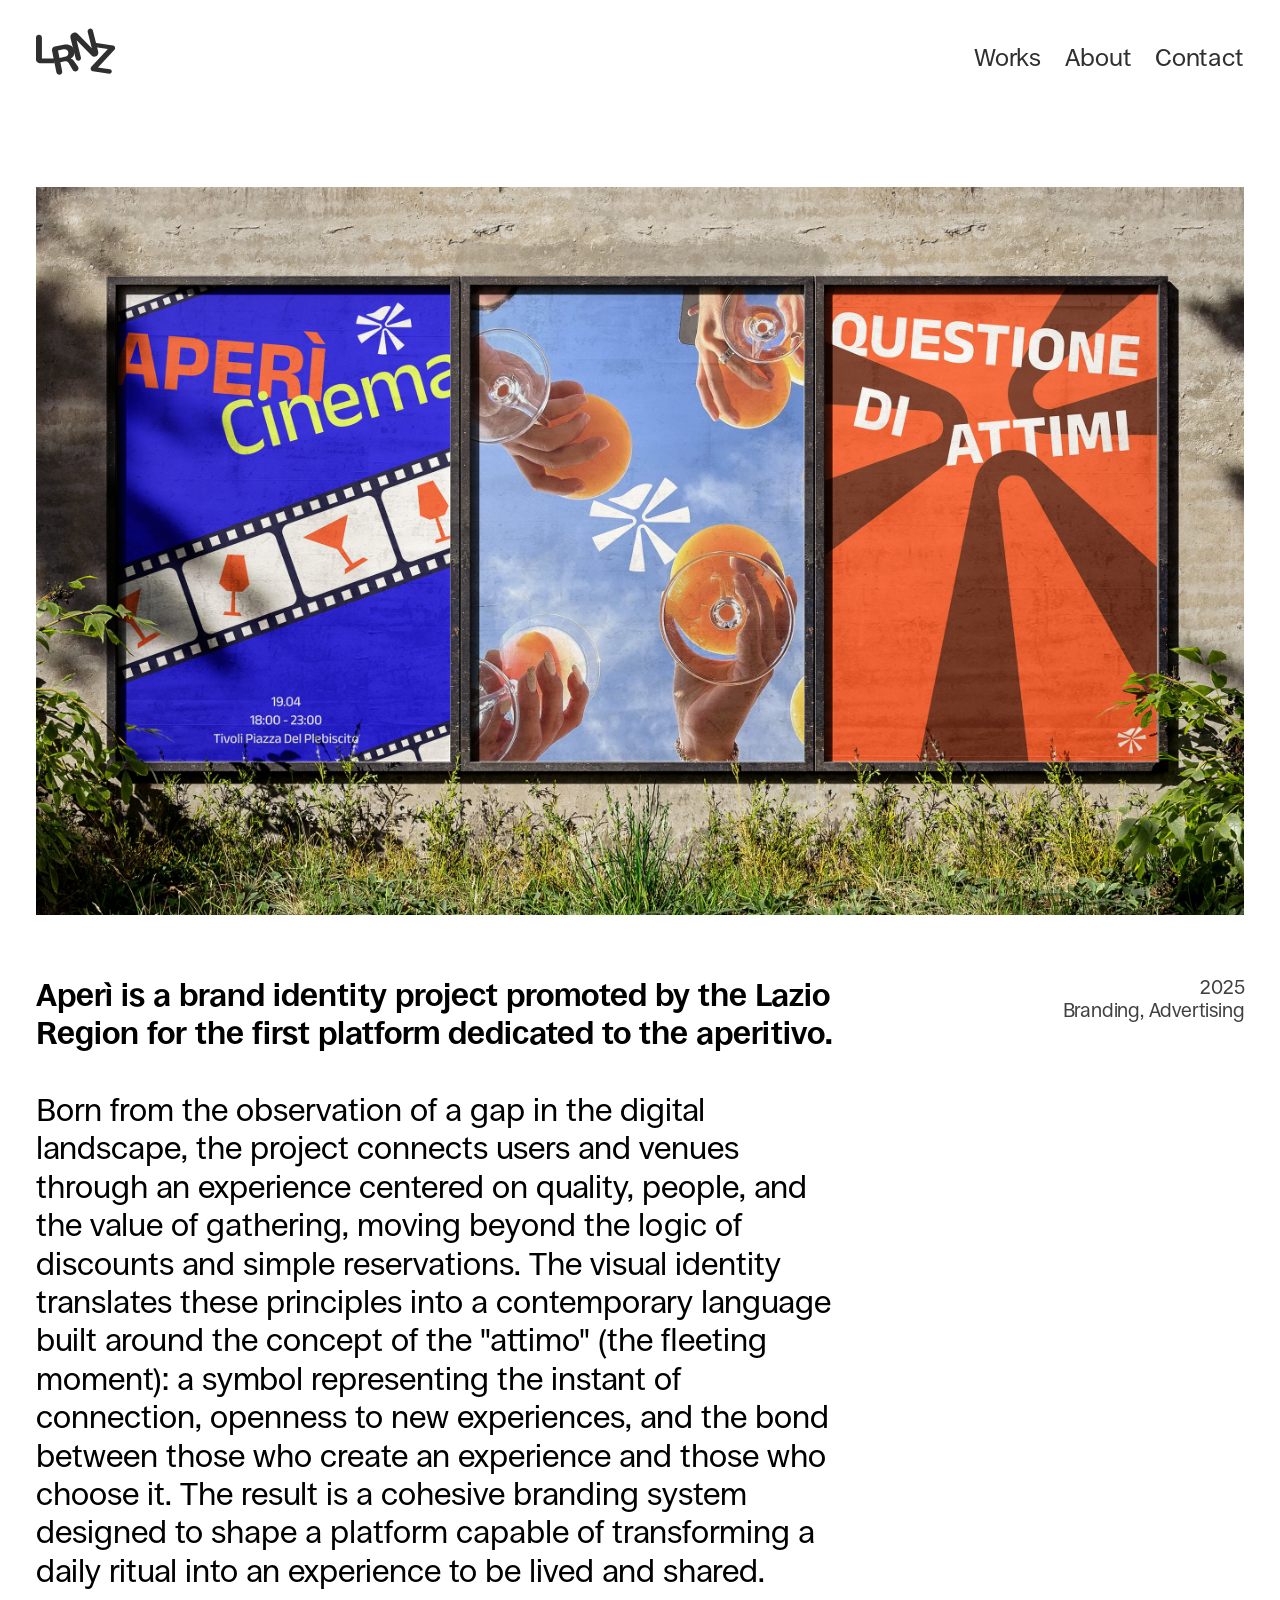
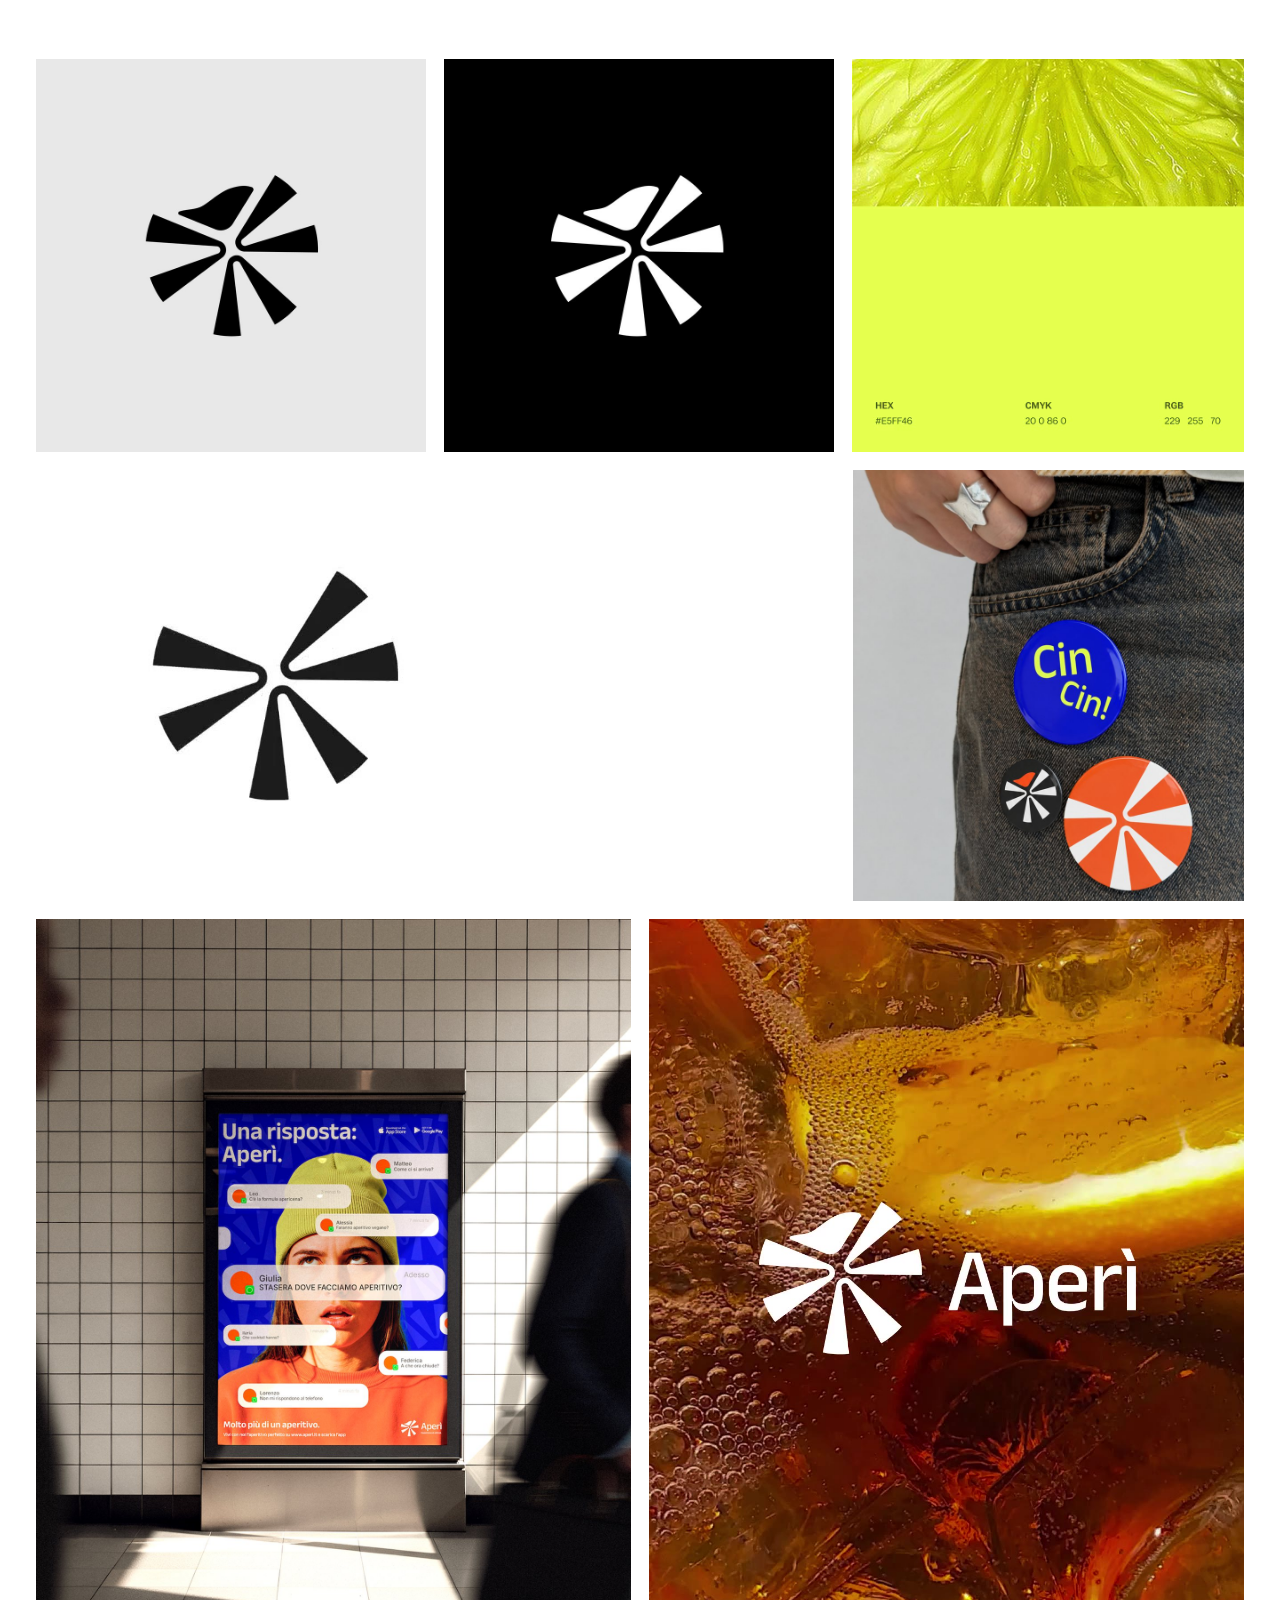
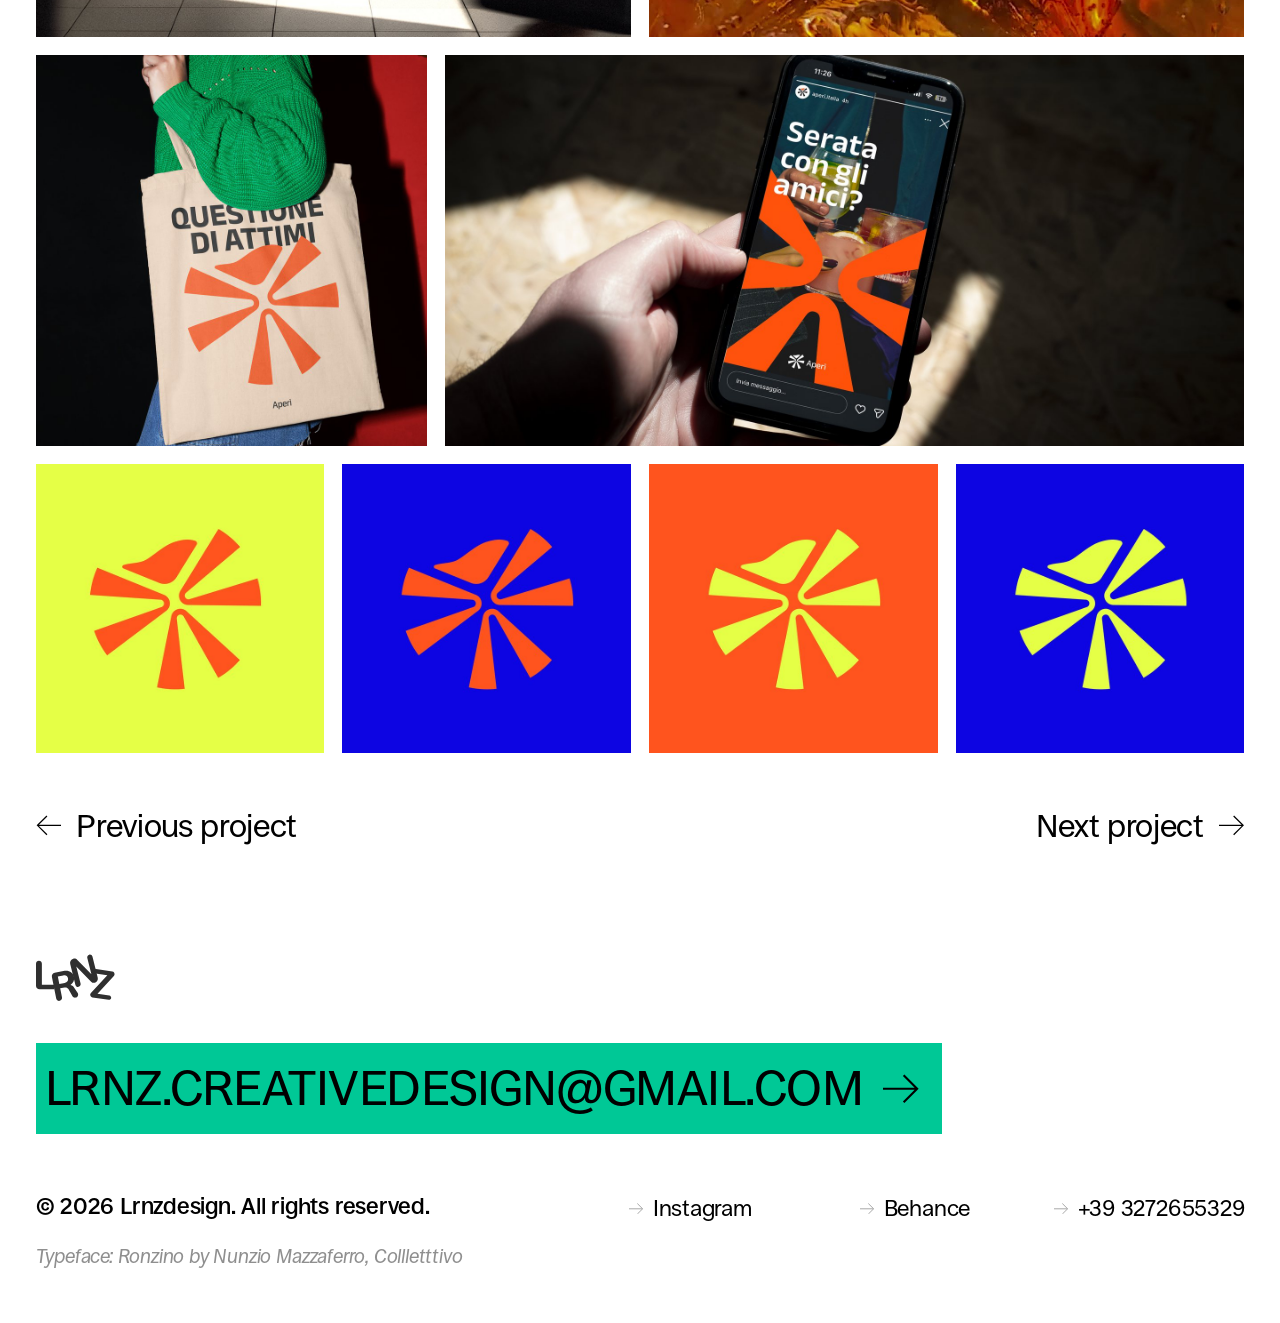
<file: works/aperi.html>
<!doctype html>
<html lang="en">
<head>
  <meta charset="utf-8">
  <meta name="viewport" content="width=device-width, initial-scale=1">
  <title>Aperì — LRNZ Lorenzo Passacantilli</title>
  <meta name="description" content="Aperì: brand identity for the first platform dedicated to the aperitivo, promoted by the Lazio Region.">
  <link rel="icon" href="../favicon.ico" sizes="any">
  <link rel="icon" type="image/png" sizes="32x32" href="../images/favicon-32.png">
  <link rel="apple-touch-icon" href="../images/apple-touch-icon.png">
  <link rel="canonical" href="https://lrnzdesign.com/works/aperi.html">
  <meta property="og:url" content="https://lrnzdesign.com/works/aperi.html">
  <meta property="og:site_name" content="LRNZ – Lorenzo Passacantilli">
  <meta property="og:type" content="website">
  <meta property="og:title" content="Aperì — Lorenzo Passacantilli">
  <meta property="og:description" content="Aperì: brand identity for the first platform dedicated to the aperitivo, promoted by the Lazio Region.">
  <meta property="og:image" content="https://lrnzdesign.com/images/share-preview.jpg">
  <meta property="og:image:width" content="1200">
  <meta property="og:image:height" content="630">
  <meta name="twitter:card" content="summary_large_image">
  <link rel="stylesheet" href="../assets/css/style.css?v=202611101856">
</head>
<body class="page-project">

  <header class="site-header">
    <a class="logo" href="../index.html" aria-label="LRNZ — Home">
      <svg class="logo-svg" viewBox="0 0 55 33" width="55" height="33" fill="none" xmlns="http://www.w3.org/2000/svg" role="img" aria-label="LRNZ"><path d="M2.45454 24.299C1.09893 24.299 0 23.2 0 21.8444V6.68165C0 5.55174 0.915972 4.63577 2.04588 4.63577C3.17579 4.63577 4.09176 5.55174 4.09176 6.68165V21.0596H12.8436V24.299H2.45454Z" fill="#2F2F2F"/><path d="M16.4853 32.2139C15.3777 32.4374 14.2986 31.7208 14.075 30.6133L11.0748 15.7503C10.8065 14.4215 11.6663 13.1268 12.9951 12.8586L19.0564 11.635C22.9002 10.8591 25.773 12.4533 26.4308 15.7122C26.9031 18.0518 25.9707 20.1823 23.9832 21.2502C24.7132 21.2767 25.4998 21.7267 25.9858 22.4113L28.9416 26.5984C29.8438 27.8766 29.1345 29.6605 27.6009 29.97C26.6852 30.1549 25.7542 29.7317 25.2913 28.9203L22.5673 24.1449C22.0363 23.2375 20.9878 22.7825 19.8458 23.013L16.8377 23.6202L18.0859 29.8036C18.3095 30.9112 17.5929 31.9903 16.4853 32.2139ZM16.2417 20.6678L19.974 19.9144C21.7566 19.5545 22.6183 18.366 22.2865 16.7227C21.9661 15.135 20.7165 14.4017 18.9617 14.7559L15.2015 15.5149L16.2417 20.6678Z" fill="#2F2F2F"/><path d="M29.6982 22.5951C28.7092 22.8451 27.7048 22.2462 27.4548 21.2573L23.8132 6.85725C23.412 5.27083 24.3729 3.65956 25.9593 3.25838C26.9785 3.00063 28.058 3.30228 28.796 4.05106L38.565 13.9633L35.7158 2.69624C35.4657 1.70731 36.0646 0.7029 37.0536 0.452817C38.0425 0.202734 39.0469 0.801684 39.297 1.79061L42.9916 16.4003C43.3634 17.8709 42.4728 19.3646 41.0022 19.7365C40.0577 19.9753 39.0575 19.696 38.3734 19.0024L28.0474 8.53362L31.036 20.3516C31.2861 21.3406 30.6871 22.345 29.6982 22.5951Z" fill="#2F2F2F"/><path d="M39.3081 29.845C38.2918 29.6941 37.5902 28.7478 37.7411 27.7315C37.7969 27.3559 37.9663 27.0063 38.2266 26.7298L49.6628 14.5777L40.247 13.1794L40.6937 10.172L53.1436 12.0209C54.1378 12.1686 54.8241 13.0942 54.6764 14.0884C54.6222 14.4537 54.4582 14.7937 54.2061 15.0635L42.8092 27.2625L51.0445 28.4856C51.8827 28.61 52.4614 29.3905 52.3369 30.2287C52.2124 31.067 51.4319 31.6456 50.5937 31.5211L39.3081 29.845Z" fill="#2F2F2F"/></svg>
    </a>
    <button class="menu-toggle" type="button" aria-label="Menu" aria-expanded="false" aria-controls="nav">
      <span></span><span></span>
    </button>
    <nav class="nav" id="nav">
      <a href="../works.html">Works</a>
      <a href="../index.html#about">About</a>
      <a href="../index.html#contact">Contact</a>
      <div class="nav-extra">
        <ul class="nav-links">
          <li><a href="mailto:lrnz.creativedesign@gmail.com">lrnz.creativedesign@gmail.com</a></li>
          <li><a href="https://www.instagram.com/lrnz.design_/" target="_blank" rel="noopener" data-social="instagram">Instagram</a></li>
          <li><a href="https://www.behance.net/lorenzopassaca2" target="_blank" rel="noopener" data-social="behance">Behance</a></li>
        </ul>
        <p class="nav-legal">© 2026 Lrnzdesign. All rights reserved.<br><em>Typeface: Ronzino by Nunzio Mazzaferro, Collletttivo</em></p>
      </div>
    </nav>
  </header>

  <main class="project wrap">
    <h1 class="sr-only">Aperì</h1>

    <div class="project-hero">
      <img src="../images/aperi/hero.jpg" alt="Three Aperì posters on a wall: Aperì Cinema, the symbol and Questione di attimi" width="2720" height="1640">
    </div>

    <div class="project-intro">
      <div class="project-text">
        <p class="lead">Aperì is a brand identity project promoted by the Lazio Region for the first platform dedicated to the aperitivo.</p>
        <p>Born from the observation of a gap in the digital landscape, the project connects users and venues through an experience centered on quality, people, and the value of gathering, moving beyond the logic of discounts and simple reservations. The visual identity translates these principles into a contemporary language built around the concept of the "attimo" (the fleeting moment): a symbol representing the instant of connection, openness to new experiences, and the bond between those who create an experience and those who choose it. The result is a cohesive branding system designed to shape a platform capable of transforming a daily ritual into an experience to be lived and shared.</p>
      </div>
      <p class="project-meta">2025<br>Branding, Advertising</p>
    </div>

    <div class="gallery">
      <div class="g-row custom" style="--cols: 437fr 437fr 440fr">
        <div class="g-item" style="aspect-ratio: 437 / 440"><img src="../images/aperi/01.jpg" alt="Aperì symbol in black on light grey" width="874" height="880" loading="lazy"></div>
        <div class="g-item" style="aspect-ratio: 437 / 440"><img src="../images/aperi/02.jpg" alt="Aperì symbol in white on black" width="874" height="880" loading="lazy"></div>
        <div class="g-item" style="aspect-ratio: 1"><video src="../images/aperi/03.mp4" poster="../images/aperi/03-poster.jpg" muted loop playsinline autoplay preload="metadata" width="880" height="880" aria-label="Colour palette carousel"></video></div>
      </div>
      <div class="g-row custom" style="--cols: 900fr 440fr">
        <div class="g-item" style="aspect-ratio: 900 / 485; background: #fff"><video src="../images/aperi/04.mp4" poster="../images/aperi/04-poster.jpg" muted loop playsinline autoplay preload="metadata" width="1080" height="582" aria-label="Animated Aperì symbol"></video></div>
        <div class="g-item" style="aspect-ratio: 440 / 485"><img src="../images/aperi/05.jpg" alt="Aperì pin badges on a jeans pocket" width="880" height="970" loading="lazy"></div>
      </div>
      <div class="g-row cols-2">
        <div class="g-item" style="aspect-ratio: 670 / 808"><img src="../images/aperi/06.jpg" alt="Aperì billboard in a subway station" width="1340" height="1616" loading="lazy"></div>
        <div class="g-item" style="aspect-ratio: 670 / 808"><video src="../images/aperi/07.mp4" poster="../images/aperi/07-poster.jpg" muted loop playsinline autoplay preload="metadata" width="1080" height="1302" aria-label="Aperì logo over an aperitivo glass"></video></div>
      </div>
      <div class="g-row custom" style="--cols: 440fr 899fr">
        <div class="g-item" style="aspect-ratio: 1"><img src="../images/aperi/08.jpg" alt="Tote bag with “Questione di attimi”" width="880" height="880" loading="lazy"></div>
        <div class="g-item" style="aspect-ratio: 899 / 440"><img src="../images/aperi/09.jpg" alt="Aperì app on a phone held in hand" width="1798" height="880" loading="lazy"></div>
      </div>
      <div class="g-row cols-4">
        <div class="g-item"><img src="../images/aperi/10.jpg" alt="Orange symbol on yellow" width="650" height="650" loading="lazy"></div>
        <div class="g-item"><img src="../images/aperi/11.jpg" alt="Orange symbol on blue" width="650" height="650" loading="lazy"></div>
        <div class="g-item"><img src="../images/aperi/12.jpg" alt="Yellow symbol on orange" width="650" height="650" loading="lazy"></div>
        <div class="g-item"><img src="../images/aperi/13.jpg" alt="Yellow symbol on blue" width="650" height="650" loading="lazy"></div>
      </div>
    </div>

    <nav class="project-nav" aria-label="Projects">
      <a class="prev" href="festa-di-san-savino.html"><svg viewBox="0 0 29 23.5" fill="none" stroke="currentColor" stroke-width="1.4" aria-hidden="true"><path d="M29 11.75H1.4M12.4 1.1 1.7 11.75l10.7 10.65"/></svg><span>Previous project</span></a>
      <a class="next" href="arbeer-font.html"><span>Next project</span><svg viewBox="0 0 29 23.5" fill="none" stroke="currentColor" stroke-width="1.4" aria-hidden="true"><path d="M0 11.75h27.6M16.6 1.1l10.7 10.65-10.7 10.65"/></svg></a>
    </nav>
  </main>

  <footer class="site-footer">
    <a class="footer-logo" href="../index.html" aria-label="LRNZ — Home">
      <img src="../images/logo.svg" alt="LRNZ" width="55" height="33">
    </a>
    <a class="footer-mail" href="mailto:lrnz.creativedesign@gmail.com">
      <span>LRNZ.CREATIVEDESIGN@GMAIL.COM</span>
      <svg viewBox="0 0 41 33.2" fill="none" stroke="currentColor" stroke-width="2.4" aria-hidden="true"><path d="M0 16.6h38.5M23.3 1.4l15.2 15.2-15.2 15.2"/></svg>
    </a>
    <div class="footer-bottom">
      <p class="footer-rights">© 2026 Lrnzdesign. All rights reserved.</p>
      <ul class="footer-links">
        <li><a href="https://www.instagram.com/lrnz.design_/" target="_blank" rel="noopener" data-social="instagram"><svg viewBox="0 0 16.2 13.1" fill="none" stroke="currentColor" stroke-width="1.1" aria-hidden="true"><path d="M0 6.55h15.4M9.4.6l6 5.95-6 5.95"/></svg>Instagram</a></li>
        <li><a href="https://www.behance.net/lorenzopassaca2" target="_blank" rel="noopener" data-social="behance"><svg viewBox="0 0 16.2 13.1" fill="none" stroke="currentColor" stroke-width="1.1" aria-hidden="true"><path d="M0 6.55h15.4M9.4.6l6 5.95-6 5.95"/></svg>Behance</a></li>
        <li><a href="tel:+393272655329"><svg viewBox="0 0 16.2 13.1" fill="none" stroke="currentColor" stroke-width="1.1" aria-hidden="true"><path d="M0 6.55h15.4M9.4.6l6 5.95-6 5.95"/></svg>+39 3272655329</a></li>
      </ul>
    </div>
    <p class="footer-credit">Typeface: Ronzino by Nunzio Mazzaferro, Collletttivo</p>
  </footer>

  <script src="../assets/js/main.js?v=202611101856"></script>
</body>
</html>
</file>
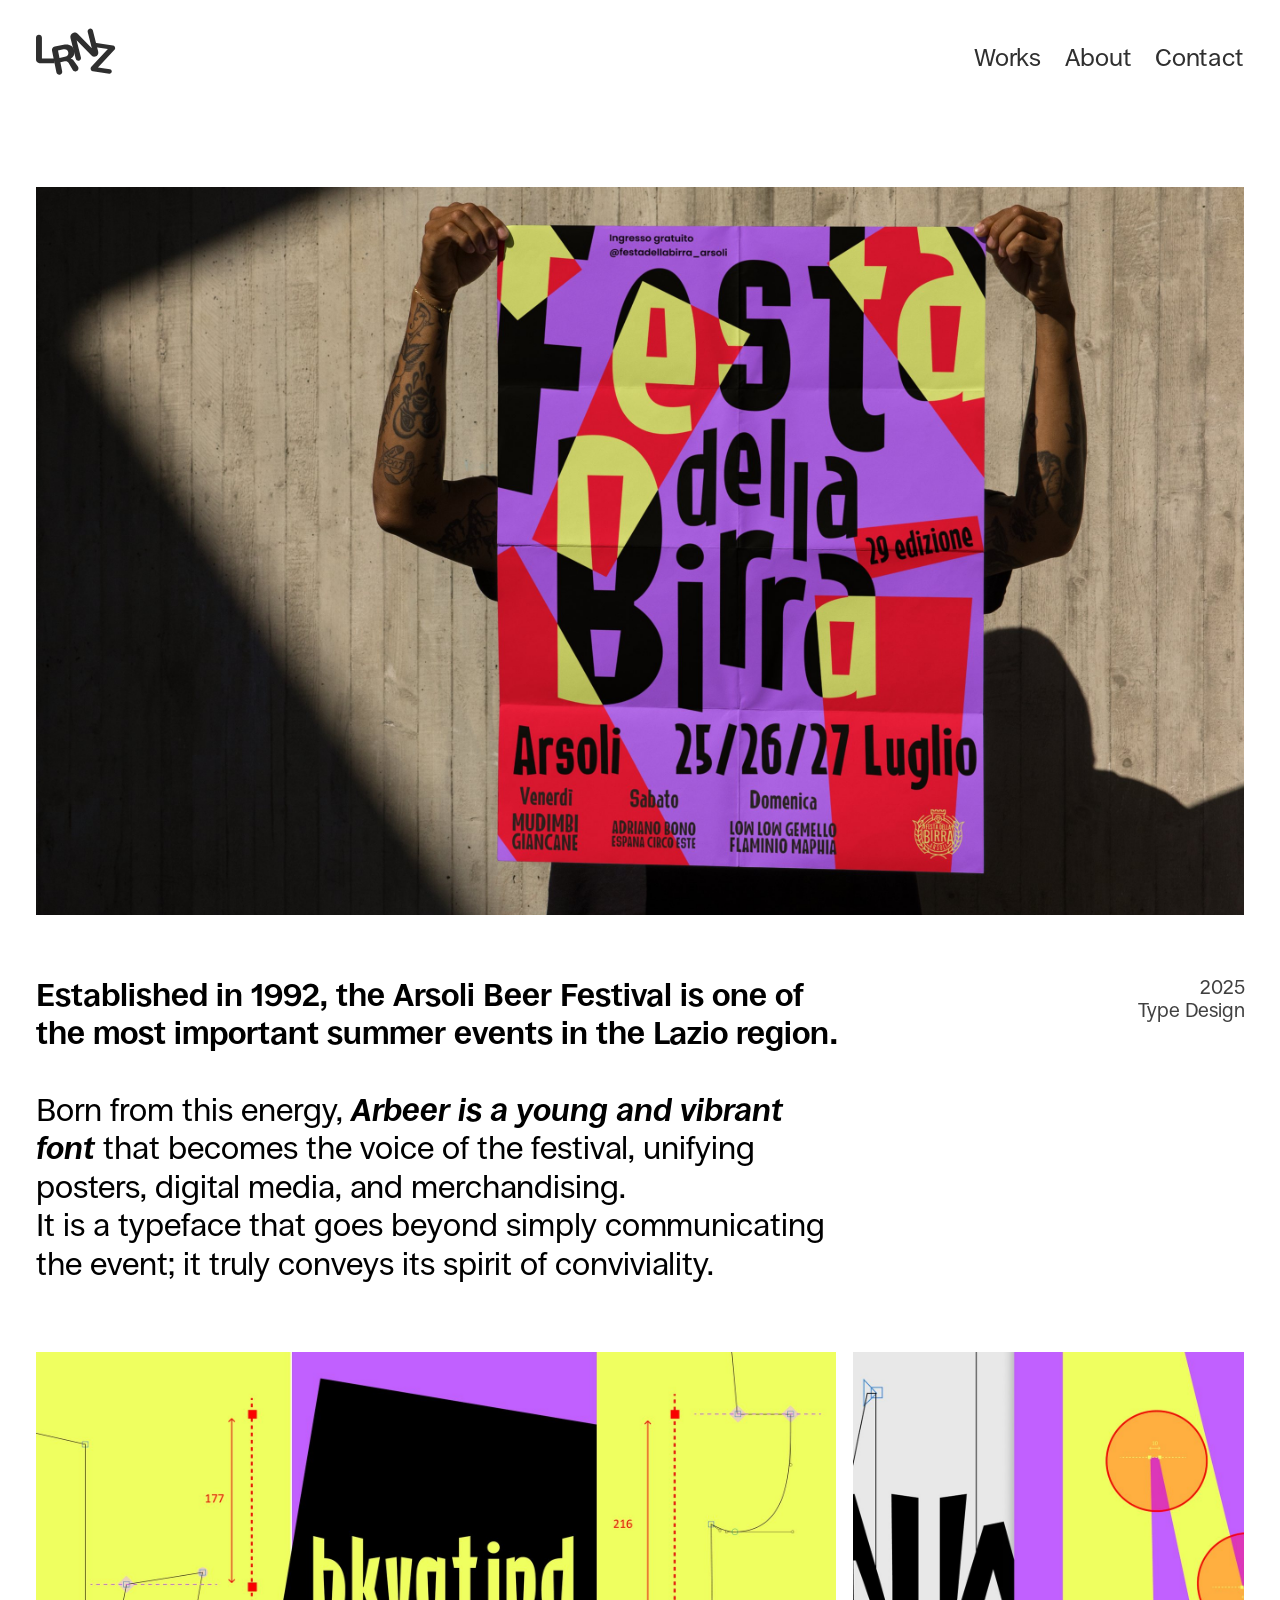
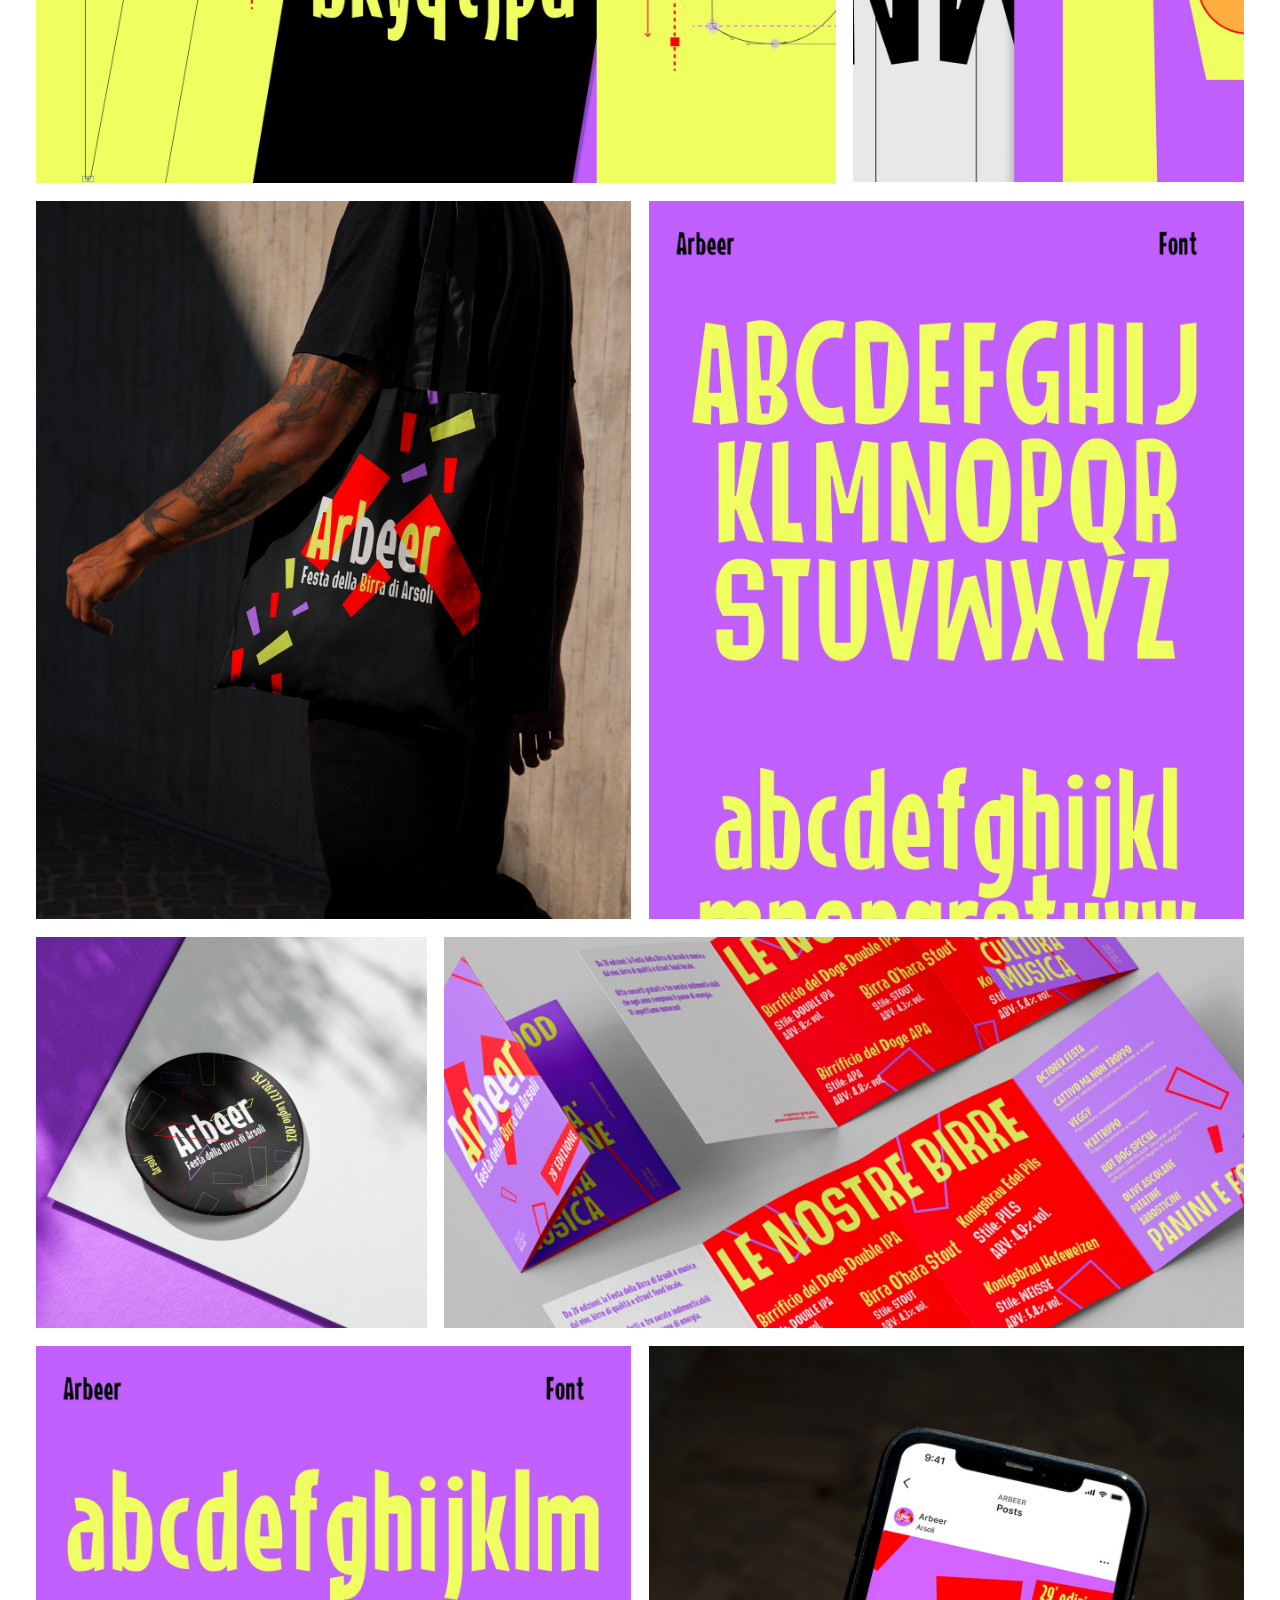
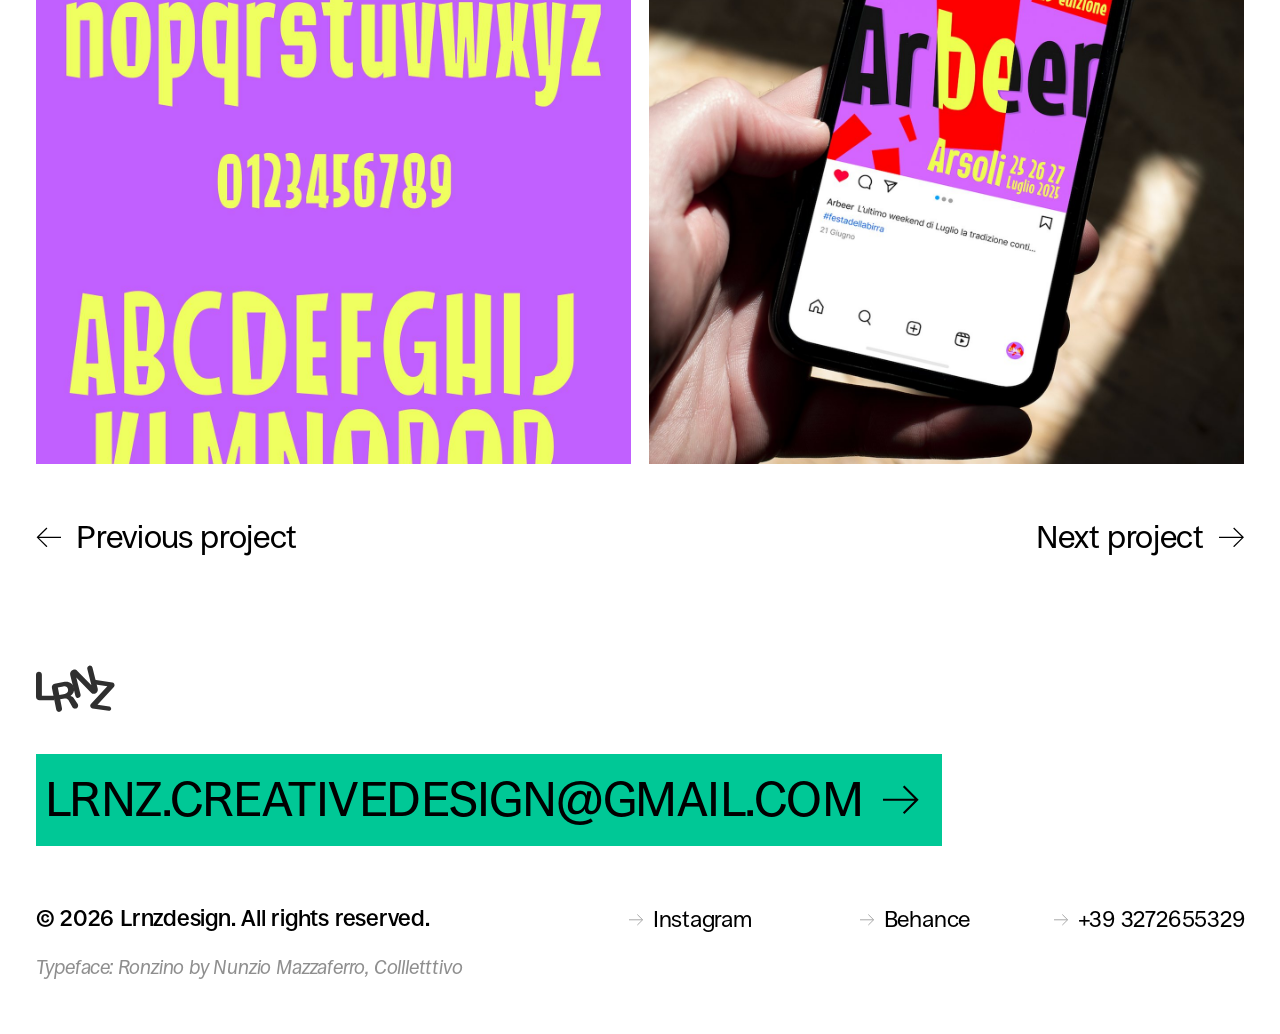
<file: works/arbeer-font.html>
<!doctype html>
<html lang="en">
<head>
  <meta charset="utf-8">
  <meta name="viewport" content="width=device-width, initial-scale=1">
  <title>Arbeer font — LRNZ Lorenzo Passacantilli</title>
  <meta name="description" content="Arbeer: a young and vibrant typeface designed as the voice of the Arsoli Beer Festival.">
  <link rel="icon" href="../favicon.ico" sizes="any">
  <link rel="icon" type="image/png" sizes="32x32" href="../images/favicon-32.png">
  <link rel="apple-touch-icon" href="../images/apple-touch-icon.png">
  <link rel="canonical" href="https://lrnzdesign.com/works/arbeer-font.html">
  <meta property="og:url" content="https://lrnzdesign.com/works/arbeer-font.html">
  <meta property="og:site_name" content="LRNZ – Lorenzo Passacantilli">
  <meta property="og:type" content="website">
  <meta property="og:title" content="Arbeer font — Lorenzo Passacantilli">
  <meta property="og:description" content="Arbeer: a young and vibrant typeface designed as the voice of the Arsoli Beer Festival.">
  <meta property="og:image" content="https://lrnzdesign.com/images/share-preview.jpg">
  <meta property="og:image:width" content="1200">
  <meta property="og:image:height" content="630">
  <meta name="twitter:card" content="summary_large_image">
  <link rel="stylesheet" href="../assets/css/style.css?v=202611101856">
</head>
<body class="page-project">

  <header class="site-header">
    <a class="logo" href="../index.html" aria-label="LRNZ — Home">
      <svg class="logo-svg" viewBox="0 0 55 33" width="55" height="33" fill="none" xmlns="http://www.w3.org/2000/svg" role="img" aria-label="LRNZ"><path d="M2.45454 24.299C1.09893 24.299 0 23.2 0 21.8444V6.68165C0 5.55174 0.915972 4.63577 2.04588 4.63577C3.17579 4.63577 4.09176 5.55174 4.09176 6.68165V21.0596H12.8436V24.299H2.45454Z" fill="#2F2F2F"/><path d="M16.4853 32.2139C15.3777 32.4374 14.2986 31.7208 14.075 30.6133L11.0748 15.7503C10.8065 14.4215 11.6663 13.1268 12.9951 12.8586L19.0564 11.635C22.9002 10.8591 25.773 12.4533 26.4308 15.7122C26.9031 18.0518 25.9707 20.1823 23.9832 21.2502C24.7132 21.2767 25.4998 21.7267 25.9858 22.4113L28.9416 26.5984C29.8438 27.8766 29.1345 29.6605 27.6009 29.97C26.6852 30.1549 25.7542 29.7317 25.2913 28.9203L22.5673 24.1449C22.0363 23.2375 20.9878 22.7825 19.8458 23.013L16.8377 23.6202L18.0859 29.8036C18.3095 30.9112 17.5929 31.9903 16.4853 32.2139ZM16.2417 20.6678L19.974 19.9144C21.7566 19.5545 22.6183 18.366 22.2865 16.7227C21.9661 15.135 20.7165 14.4017 18.9617 14.7559L15.2015 15.5149L16.2417 20.6678Z" fill="#2F2F2F"/><path d="M29.6982 22.5951C28.7092 22.8451 27.7048 22.2462 27.4548 21.2573L23.8132 6.85725C23.412 5.27083 24.3729 3.65956 25.9593 3.25838C26.9785 3.00063 28.058 3.30228 28.796 4.05106L38.565 13.9633L35.7158 2.69624C35.4657 1.70731 36.0646 0.7029 37.0536 0.452817C38.0425 0.202734 39.0469 0.801684 39.297 1.79061L42.9916 16.4003C43.3634 17.8709 42.4728 19.3646 41.0022 19.7365C40.0577 19.9753 39.0575 19.696 38.3734 19.0024L28.0474 8.53362L31.036 20.3516C31.2861 21.3406 30.6871 22.345 29.6982 22.5951Z" fill="#2F2F2F"/><path d="M39.3081 29.845C38.2918 29.6941 37.5902 28.7478 37.7411 27.7315C37.7969 27.3559 37.9663 27.0063 38.2266 26.7298L49.6628 14.5777L40.247 13.1794L40.6937 10.172L53.1436 12.0209C54.1378 12.1686 54.8241 13.0942 54.6764 14.0884C54.6222 14.4537 54.4582 14.7937 54.2061 15.0635L42.8092 27.2625L51.0445 28.4856C51.8827 28.61 52.4614 29.3905 52.3369 30.2287C52.2124 31.067 51.4319 31.6456 50.5937 31.5211L39.3081 29.845Z" fill="#2F2F2F"/></svg>
    </a>
    <button class="menu-toggle" type="button" aria-label="Menu" aria-expanded="false" aria-controls="nav">
      <span></span><span></span>
    </button>
    <nav class="nav" id="nav">
      <a href="../works.html">Works</a>
      <a href="../index.html#about">About</a>
      <a href="../index.html#contact">Contact</a>
      <div class="nav-extra">
        <ul class="nav-links">
          <li><a href="mailto:lrnz.creativedesign@gmail.com">lrnz.creativedesign@gmail.com</a></li>
          <li><a href="https://www.instagram.com/lrnz.design_/" target="_blank" rel="noopener" data-social="instagram">Instagram</a></li>
          <li><a href="https://www.behance.net/lorenzopassaca2" target="_blank" rel="noopener" data-social="behance">Behance</a></li>
        </ul>
        <p class="nav-legal">© 2026 Lrnzdesign. All rights reserved.<br><em>Typeface: Ronzino by Nunzio Mazzaferro, Collletttivo</em></p>
      </div>
    </nav>
  </header>

  <main class="project wrap">
    <h1 class="sr-only">Arbeer font</h1>

    <div class="project-hero">
      <img src="../images/arbeer/hero.jpg" alt="Festa della Birra poster set in Arbeer, held up against a concrete wall" width="2720" height="1640">
    </div>

    <div class="project-intro">
      <div class="project-text">
        <p class="lead">Established in 1992, the Arsoli Beer Festival is one of the most important summer events in the Lazio region.</p>
        <p>Born from this energy, <em>Arbeer is a young and vibrant font</em> that becomes the voice of the festival, unifying posters, digital media, and merchandising.</p>
        <p style="margin-top:0">It is a typeface that goes beyond simply communicating the event; it truly conveys its spirit of conviviality.</p>
      </div>
      <p class="project-meta">2025<br>Type Design</p>
    </div>

    <div class="gallery">
      <div class="g-row custom" style="--cols: 900fr 440fr">
        <div class="g-item" style="aspect-ratio: 900 / 485"><img src="../images/arbeer/01.jpg" alt="Construction of the Arbeer letters, with the lowercase sample bkyqtjpd" width="1800" height="970" loading="lazy"></div>
        <div class="g-item" style="aspect-ratio: 440 / 484"><img src="../images/arbeer/02.jpg" alt="Detail of the slanted strokes of the N and W" width="880" height="968" loading="lazy"></div>
      </div>
      <div class="g-row cols-2">
        <div class="g-item" style="aspect-ratio: 670 / 808"><img src="../images/arbeer/03.jpg" alt="Black tote bag with the Arbeer logo" width="1340" height="1616" loading="lazy"></div>
        <div class="g-item" style="aspect-ratio: 670 / 808"><img src="../images/arbeer/04.jpg" alt="Arbeer specimen: uppercase alphabet" width="1340" height="1616" loading="lazy"></div>
      </div>
      <div class="g-row custom" style="--cols: 440fr 900fr">
        <div class="g-item" style="aspect-ratio: 1"><img src="../images/arbeer/05.jpg" alt="Arbeer pin badge" width="880" height="880" loading="lazy"></div>
        <div class="g-item" style="aspect-ratio: 900 / 440"><img src="../images/arbeer/06.jpg" alt="Festival brochure with the beer and food menu" width="1800" height="880" loading="lazy"></div>
      </div>
      <div class="g-row cols-2">
        <div class="g-item" style="aspect-ratio: 670 / 808"><img src="../images/arbeer/07.jpg" alt="Arbeer specimen: lowercase alphabet and numbers" width="1340" height="1616" loading="lazy"></div>
        <div class="g-item" style="aspect-ratio: 670 / 808"><img src="../images/arbeer/08.jpg" alt="Instagram post for the festival on a phone" width="1340" height="1616" loading="lazy"></div>
      </div>
    </div>

    <nav class="project-nav" aria-label="Projects">
      <a class="prev" href="aperi.html"><svg viewBox="0 0 29 23.5" fill="none" stroke="currentColor" stroke-width="1.4" aria-hidden="true"><path d="M29 11.75H1.4M12.4 1.1 1.7 11.75l10.7 10.65"/></svg><span>Previous project</span></a>
      <a class="next" href="the-weight-of-thoughts.html"><span>Next project</span><svg viewBox="0 0 29 23.5" fill="none" stroke="currentColor" stroke-width="1.4" aria-hidden="true"><path d="M0 11.75h27.6M16.6 1.1l10.7 10.65-10.7 10.65"/></svg></a>
    </nav>
  </main>

  <footer class="site-footer">
    <a class="footer-logo" href="../index.html" aria-label="LRNZ — Home">
      <img src="../images/logo.svg" alt="LRNZ" width="55" height="33">
    </a>
    <a class="footer-mail" href="mailto:lrnz.creativedesign@gmail.com">
      <span>LRNZ.CREATIVEDESIGN@GMAIL.COM</span>
      <svg viewBox="0 0 41 33.2" fill="none" stroke="currentColor" stroke-width="2.4" aria-hidden="true"><path d="M0 16.6h38.5M23.3 1.4l15.2 15.2-15.2 15.2"/></svg>
    </a>
    <div class="footer-bottom">
      <p class="footer-rights">© 2026 Lrnzdesign. All rights reserved.</p>
      <ul class="footer-links">
        <li><a href="https://www.instagram.com/lrnz.design_/" target="_blank" rel="noopener" data-social="instagram"><svg viewBox="0 0 16.2 13.1" fill="none" stroke="currentColor" stroke-width="1.1" aria-hidden="true"><path d="M0 6.55h15.4M9.4.6l6 5.95-6 5.95"/></svg>Instagram</a></li>
        <li><a href="https://www.behance.net/lorenzopassaca2" target="_blank" rel="noopener" data-social="behance"><svg viewBox="0 0 16.2 13.1" fill="none" stroke="currentColor" stroke-width="1.1" aria-hidden="true"><path d="M0 6.55h15.4M9.4.6l6 5.95-6 5.95"/></svg>Behance</a></li>
        <li><a href="tel:+393272655329"><svg viewBox="0 0 16.2 13.1" fill="none" stroke="currentColor" stroke-width="1.1" aria-hidden="true"><path d="M0 6.55h15.4M9.4.6l6 5.95-6 5.95"/></svg>+39 3272655329</a></li>
      </ul>
    </div>
    <p class="footer-credit">Typeface: Ronzino by Nunzio Mazzaferro, Collletttivo</p>
  </footer>

  <script src="../assets/js/main.js?v=202611101856"></script>
</body>
</html>
</file>
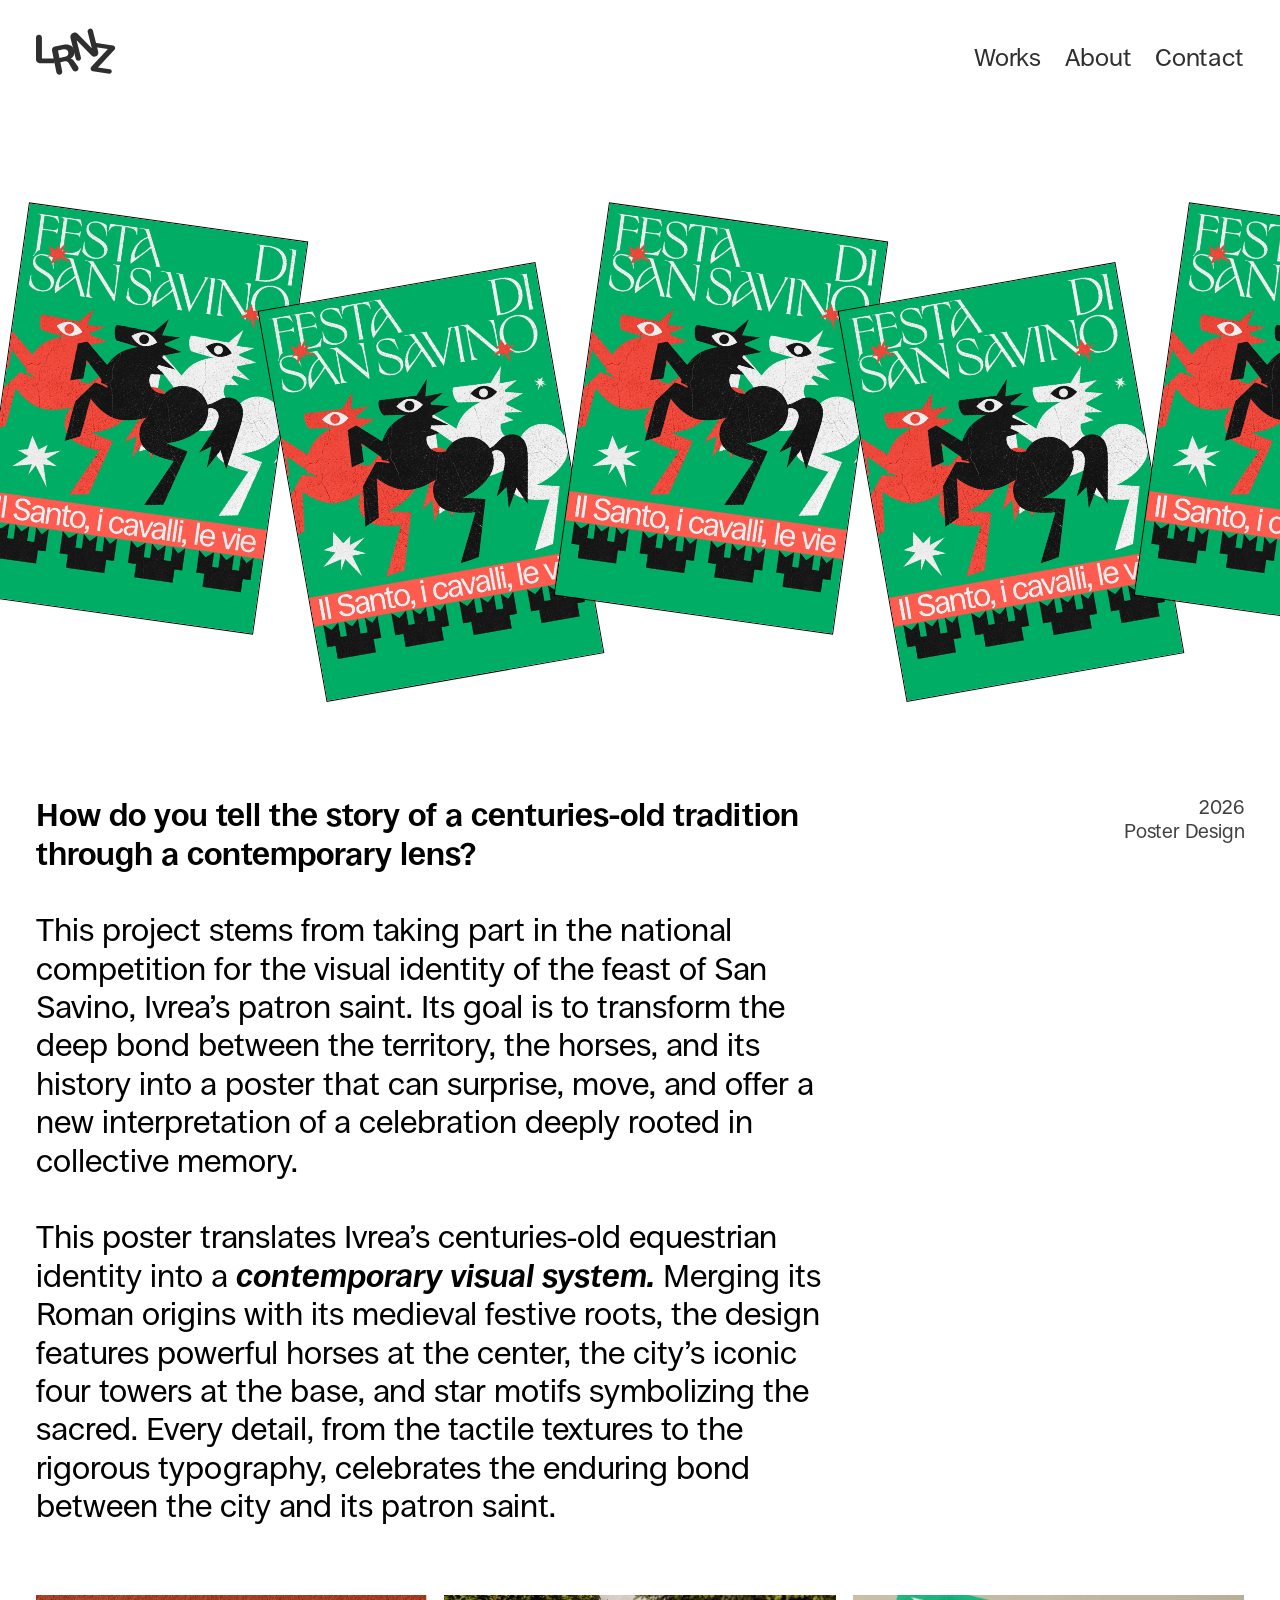
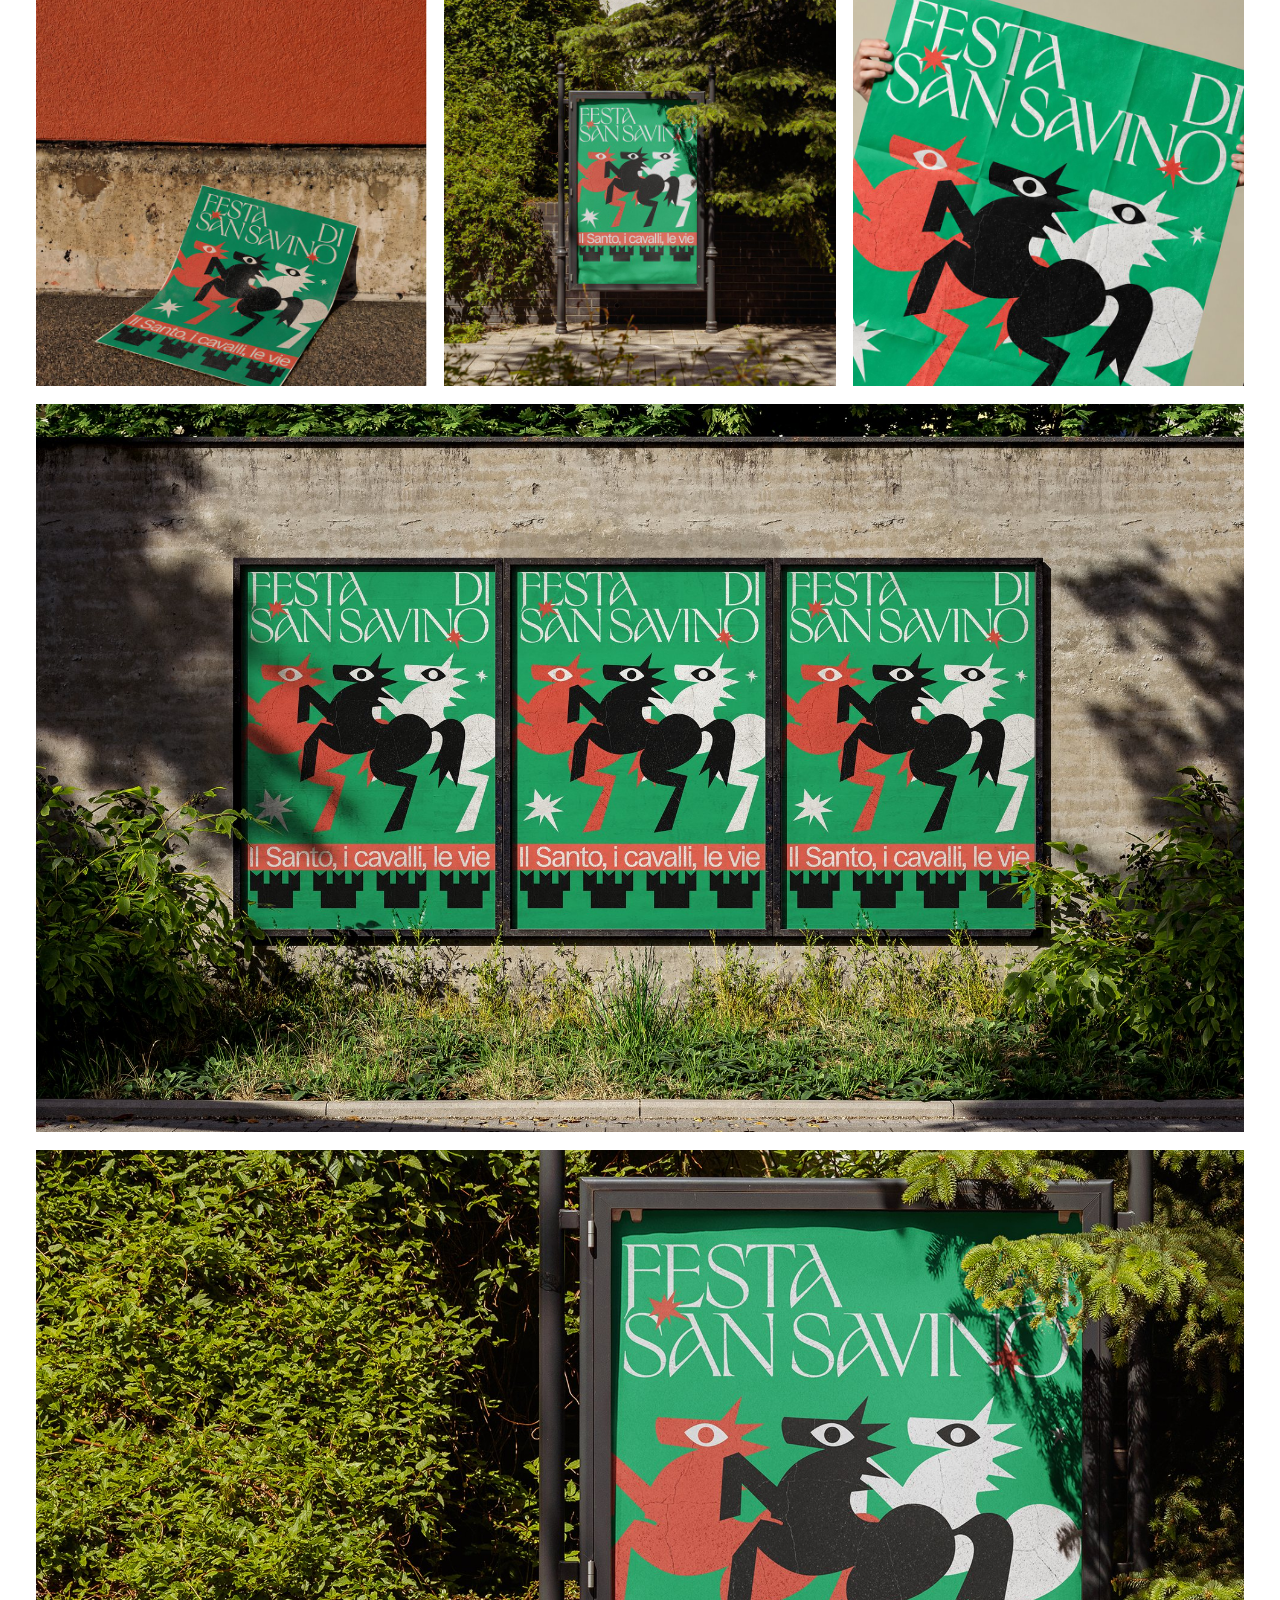
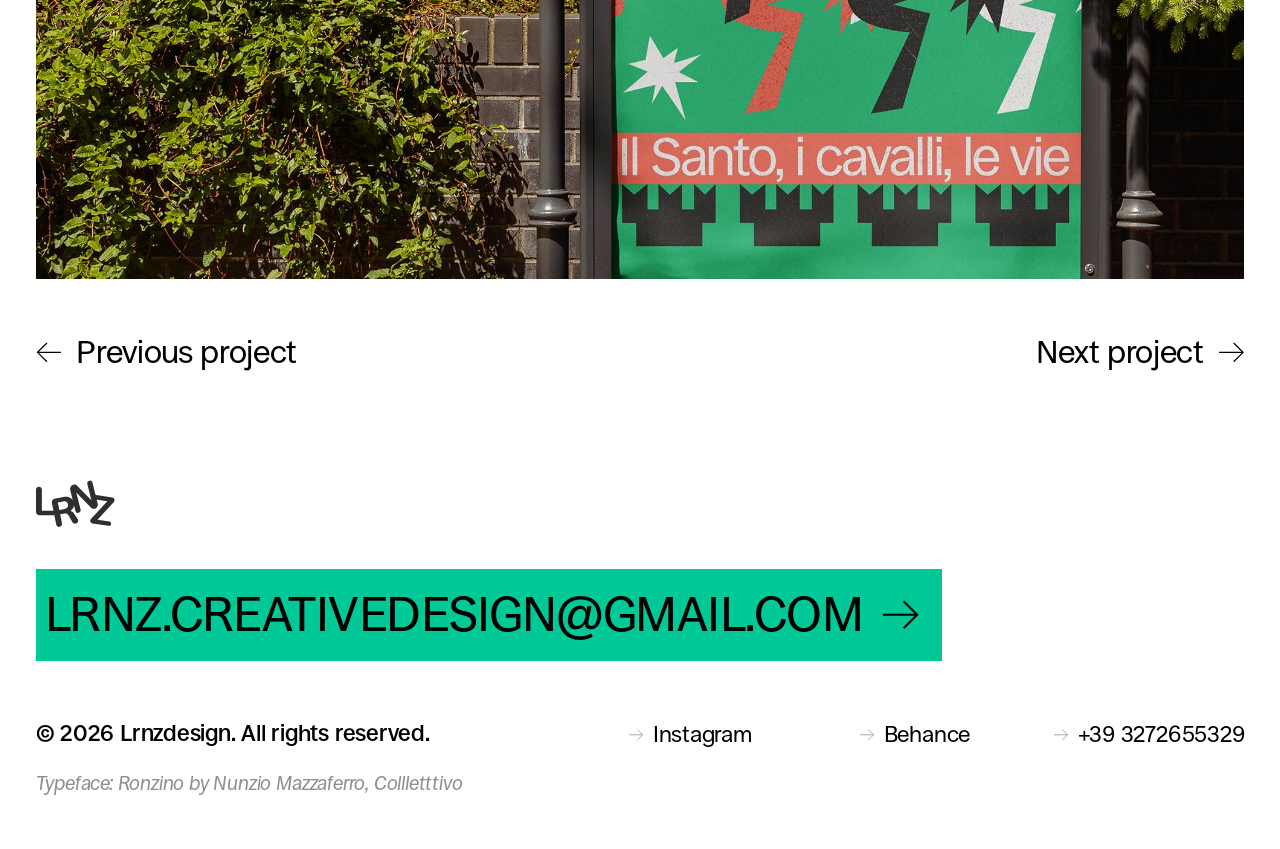
<file: works/festa-di-san-savino.html>
<!doctype html>
<html lang="en">
<head>
  <meta charset="utf-8">
  <meta name="viewport" content="width=device-width, initial-scale=1">
  <title>Festa di San Savino — LRNZ Lorenzo Passacantilli</title>
  <meta name="description" content="Festa di San Savino: a poster for the national competition for the visual identity of the feast of San Savino, Ivrea’s patron saint.">
  <link rel="icon" href="../favicon.ico" sizes="any">
  <link rel="icon" type="image/png" sizes="32x32" href="../images/favicon-32.png">
  <link rel="apple-touch-icon" href="../images/apple-touch-icon.png">
  <link rel="canonical" href="https://lrnzdesign.com/works/festa-di-san-savino.html">
  <meta property="og:url" content="https://lrnzdesign.com/works/festa-di-san-savino.html">
  <meta property="og:site_name" content="LRNZ – Lorenzo Passacantilli">
  <meta property="og:type" content="website">
  <meta property="og:title" content="Festa di San Savino — Lorenzo Passacantilli">
  <meta property="og:description" content="Festa di San Savino: a poster for the national competition for the visual identity of the feast of San Savino, Ivrea’s patron saint.">
  <meta property="og:image" content="https://lrnzdesign.com/images/share-preview.jpg">
  <meta property="og:image:width" content="1200">
  <meta property="og:image:height" content="630">
  <meta name="twitter:card" content="summary_large_image">
  <link rel="stylesheet" href="../assets/css/style.css?v=202611101856">
</head>
<body class="page-project">

  <header class="site-header">
    <a class="logo" href="../index.html" aria-label="LRNZ — Home">
      <svg class="logo-svg" viewBox="0 0 55 33" width="55" height="33" fill="none" xmlns="http://www.w3.org/2000/svg" role="img" aria-label="LRNZ"><path d="M2.45454 24.299C1.09893 24.299 0 23.2 0 21.8444V6.68165C0 5.55174 0.915972 4.63577 2.04588 4.63577C3.17579 4.63577 4.09176 5.55174 4.09176 6.68165V21.0596H12.8436V24.299H2.45454Z" fill="#2F2F2F"/><path d="M16.4853 32.2139C15.3777 32.4374 14.2986 31.7208 14.075 30.6133L11.0748 15.7503C10.8065 14.4215 11.6663 13.1268 12.9951 12.8586L19.0564 11.635C22.9002 10.8591 25.773 12.4533 26.4308 15.7122C26.9031 18.0518 25.9707 20.1823 23.9832 21.2502C24.7132 21.2767 25.4998 21.7267 25.9858 22.4113L28.9416 26.5984C29.8438 27.8766 29.1345 29.6605 27.6009 29.97C26.6852 30.1549 25.7542 29.7317 25.2913 28.9203L22.5673 24.1449C22.0363 23.2375 20.9878 22.7825 19.8458 23.013L16.8377 23.6202L18.0859 29.8036C18.3095 30.9112 17.5929 31.9903 16.4853 32.2139ZM16.2417 20.6678L19.974 19.9144C21.7566 19.5545 22.6183 18.366 22.2865 16.7227C21.9661 15.135 20.7165 14.4017 18.9617 14.7559L15.2015 15.5149L16.2417 20.6678Z" fill="#2F2F2F"/><path d="M29.6982 22.5951C28.7092 22.8451 27.7048 22.2462 27.4548 21.2573L23.8132 6.85725C23.412 5.27083 24.3729 3.65956 25.9593 3.25838C26.9785 3.00063 28.058 3.30228 28.796 4.05106L38.565 13.9633L35.7158 2.69624C35.4657 1.70731 36.0646 0.7029 37.0536 0.452817C38.0425 0.202734 39.0469 0.801684 39.297 1.79061L42.9916 16.4003C43.3634 17.8709 42.4728 19.3646 41.0022 19.7365C40.0577 19.9753 39.0575 19.696 38.3734 19.0024L28.0474 8.53362L31.036 20.3516C31.2861 21.3406 30.6871 22.345 29.6982 22.5951Z" fill="#2F2F2F"/><path d="M39.3081 29.845C38.2918 29.6941 37.5902 28.7478 37.7411 27.7315C37.7969 27.3559 37.9663 27.0063 38.2266 26.7298L49.6628 14.5777L40.247 13.1794L40.6937 10.172L53.1436 12.0209C54.1378 12.1686 54.8241 13.0942 54.6764 14.0884C54.6222 14.4537 54.4582 14.7937 54.2061 15.0635L42.8092 27.2625L51.0445 28.4856C51.8827 28.61 52.4614 29.3905 52.3369 30.2287C52.2124 31.067 51.4319 31.6456 50.5937 31.5211L39.3081 29.845Z" fill="#2F2F2F"/></svg>
    </a>
    <button class="menu-toggle" type="button" aria-label="Menu" aria-expanded="false" aria-controls="nav">
      <span></span><span></span>
    </button>
    <nav class="nav" id="nav">
      <a href="../works.html">Works</a>
      <a href="../index.html#about">About</a>
      <a href="../index.html#contact">Contact</a>
      <div class="nav-extra">
        <ul class="nav-links">
          <li><a href="mailto:lrnz.creativedesign@gmail.com">lrnz.creativedesign@gmail.com</a></li>
          <li><a href="https://www.instagram.com/lrnz.design_/" target="_blank" rel="noopener" data-social="instagram">Instagram</a></li>
          <li><a href="https://www.behance.net/lorenzopassaca2" target="_blank" rel="noopener" data-social="behance">Behance</a></li>
        </ul>
        <p class="nav-legal">© 2026 Lrnzdesign. All rights reserved.<br><em>Typeface: Ronzino by Nunzio Mazzaferro, Collletttivo</em></p>
      </div>
    </nav>
  </header>

  <main class="project wrap">
    <h1 class="sr-only">Festa di San Savino</h1>

    <div class="poster-carousel" aria-label="Festa di San Savino poster">
      <div class="poster-track">
        <img src="../images/san-savino/poster.jpg" alt="Festa di San Savino poster: three horses, the four towers of Ivrea and the line “Il Santo, i cavalli, le vie”" width="1000" height="1413">
        <img src="../images/san-savino/poster.jpg" alt="" width="1000" height="1413">
        <img src="../images/san-savino/poster.jpg" alt="" width="1000" height="1413">
        <img src="../images/san-savino/poster.jpg" alt="" width="1000" height="1413">
        <img src="../images/san-savino/poster.jpg" alt="" width="1000" height="1413">
        <img src="../images/san-savino/poster.jpg" alt="" width="1000" height="1413">
        <img src="../images/san-savino/poster.jpg" alt="" width="1000" height="1413">
        <img src="../images/san-savino/poster.jpg" alt="" width="1000" height="1413">
      </div>
    </div>

    <div class="project-intro">
      <div class="project-text">
        <p class="lead">How do you tell the story of a centuries-old tradition through a contemporary lens?</p>
        <p>This project stems from taking part in the national competition for the visual identity of the feast of San Savino, Ivrea’s patron saint. Its goal is to transform the deep bond between the territory, the horses, and its history into a poster that can surprise, move, and offer a new interpretation of a celebration deeply rooted in collective memory.</p>
        <p>This poster translates Ivrea’s centuries-old equestrian identity into a <em>contemporary visual system.</em> Merging its Roman origins with its medieval festive roots, the design features powerful horses at the center, the city’s iconic four towers at the base, and star motifs symbolizing the sacred. Every detail, from the tactile textures to the rigorous typography, celebrates the enduring bond between the city and its patron saint.</p>
      </div>
      <p class="project-meta">2026<br>Poster Design</p>
    </div>

    <div class="gallery">
      <div class="g-row cols-3">
        <div class="g-item"><img src="../images/san-savino/01.jpg" alt="Poster leaning against a concrete wall" width="880" height="880" loading="lazy"></div>
        <div class="g-item"><img src="../images/san-savino/02.jpg" alt="Poster in a city light frame among trees" width="880" height="880" loading="lazy"></div>
        <div class="g-item"><img src="../images/san-savino/03.jpg" alt="Hands holding the poster" width="880" height="880" loading="lazy"></div>
      </div>
      <div class="g-row cols-1">
        <div class="g-item wide"><img src="../images/san-savino/04.jpg" alt="Three posters on a brick wall" width="2000" height="1208" loading="lazy"></div>
      </div>
      <div class="g-row cols-1">
        <div class="g-item wide"><img src="../images/san-savino/05.jpg" alt="Poster in a city light frame next to a hedge" width="2000" height="1208" loading="lazy"></div>
      </div>
    </div>

    <nav class="project-nav" aria-label="Projects">
      <a class="prev" href="lady-diana.html"><svg viewBox="0 0 29 23.5" fill="none" stroke="currentColor" stroke-width="1.4" aria-hidden="true"><path d="M29 11.75H1.4M12.4 1.1 1.7 11.75l10.7 10.65"/></svg><span>Previous project</span></a>
      <a class="next" href="aperi.html"><span>Next project</span><svg viewBox="0 0 29 23.5" fill="none" stroke="currentColor" stroke-width="1.4" aria-hidden="true"><path d="M0 11.75h27.6M16.6 1.1l10.7 10.65-10.7 10.65"/></svg></a>
    </nav>
  </main>

  <footer class="site-footer">
    <a class="footer-logo" href="../index.html" aria-label="LRNZ — Home">
      <img src="../images/logo.svg" alt="LRNZ" width="55" height="33">
    </a>
    <a class="footer-mail" href="mailto:lrnz.creativedesign@gmail.com">
      <span>LRNZ.CREATIVEDESIGN@GMAIL.COM</span>
      <svg viewBox="0 0 41 33.2" fill="none" stroke="currentColor" stroke-width="2.4" aria-hidden="true"><path d="M0 16.6h38.5M23.3 1.4l15.2 15.2-15.2 15.2"/></svg>
    </a>
    <div class="footer-bottom">
      <p class="footer-rights">© 2026 Lrnzdesign. All rights reserved.</p>
      <ul class="footer-links">
        <li><a href="https://www.instagram.com/lrnz.design_/" target="_blank" rel="noopener" data-social="instagram"><svg viewBox="0 0 16.2 13.1" fill="none" stroke="currentColor" stroke-width="1.1" aria-hidden="true"><path d="M0 6.55h15.4M9.4.6l6 5.95-6 5.95"/></svg>Instagram</a></li>
        <li><a href="https://www.behance.net/lorenzopassaca2" target="_blank" rel="noopener" data-social="behance"><svg viewBox="0 0 16.2 13.1" fill="none" stroke="currentColor" stroke-width="1.1" aria-hidden="true"><path d="M0 6.55h15.4M9.4.6l6 5.95-6 5.95"/></svg>Behance</a></li>
        <li><a href="tel:+393272655329"><svg viewBox="0 0 16.2 13.1" fill="none" stroke="currentColor" stroke-width="1.1" aria-hidden="true"><path d="M0 6.55h15.4M9.4.6l6 5.95-6 5.95"/></svg>+39 3272655329</a></li>
      </ul>
    </div>
    <p class="footer-credit">Typeface: Ronzino by Nunzio Mazzaferro, Collletttivo</p>
  </footer>

  <script src="../assets/js/main.js?v=202611101856"></script>
</body>
</html>
</file>
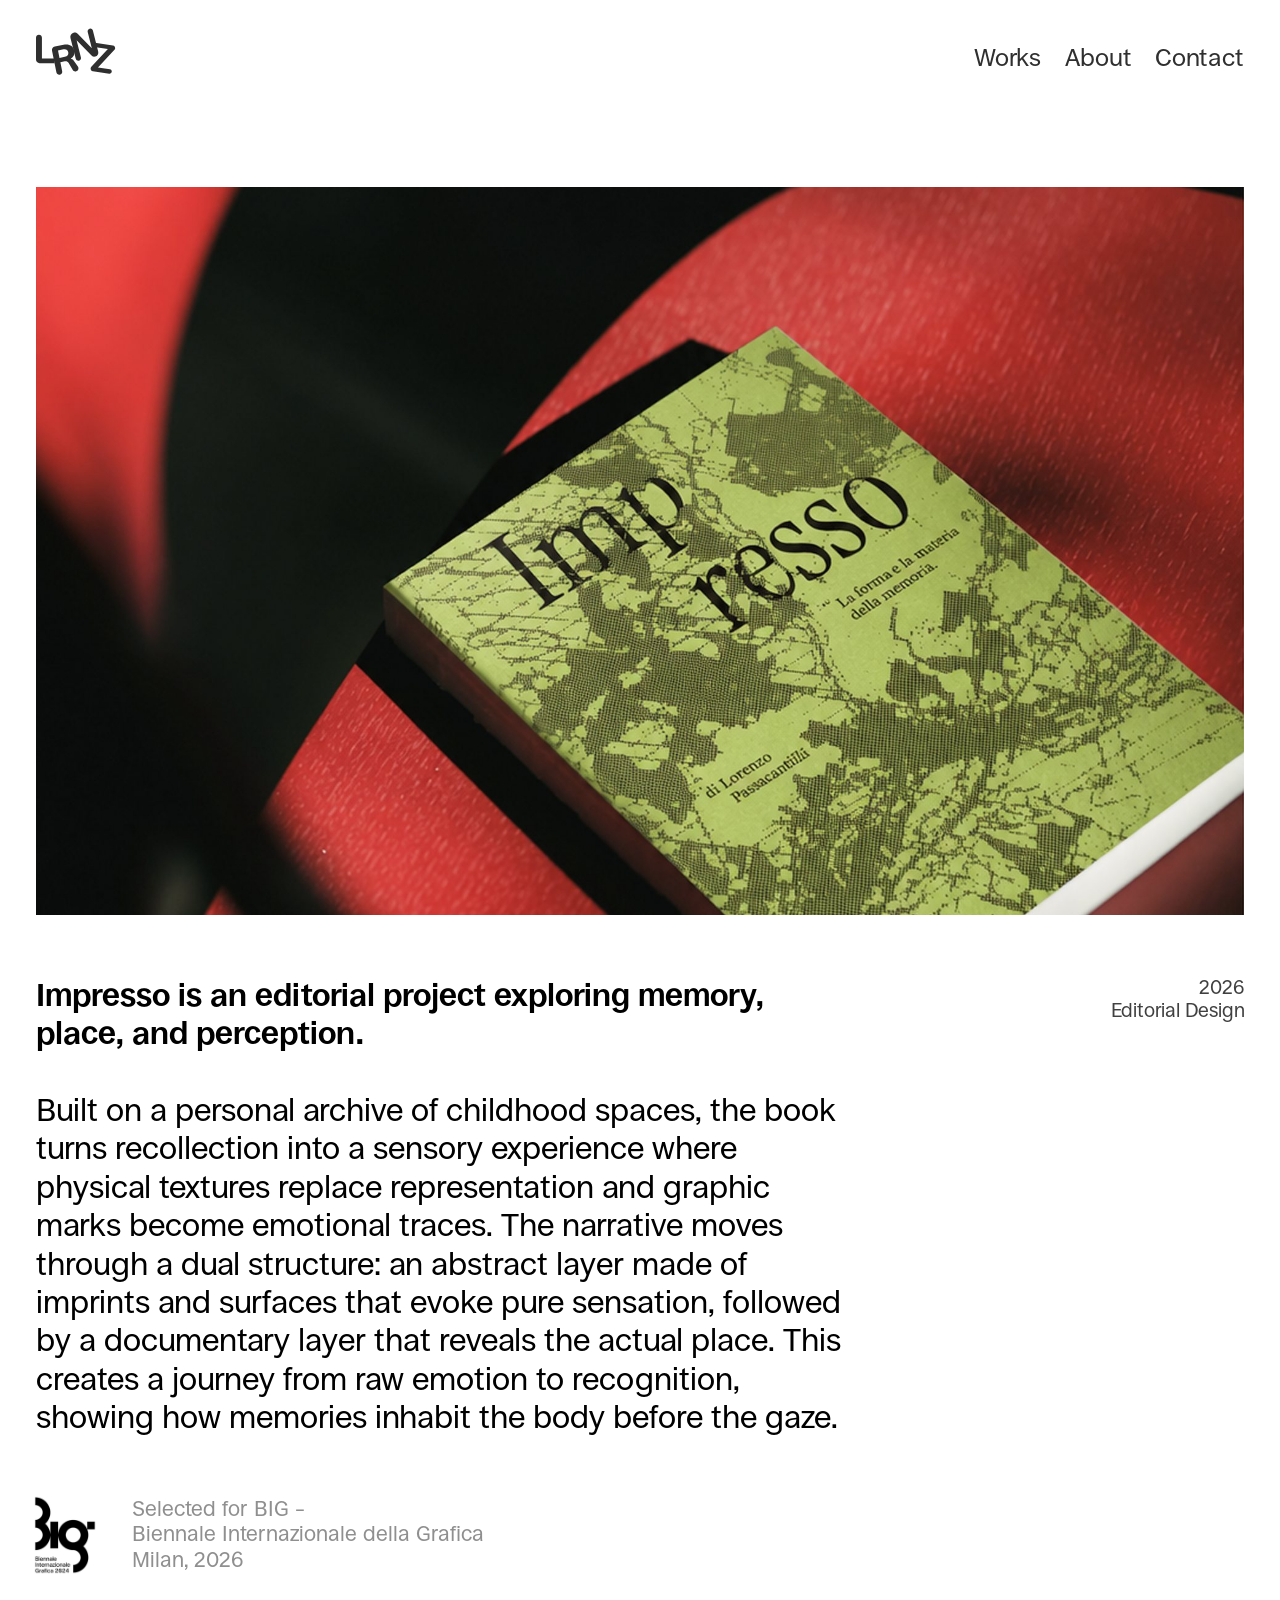
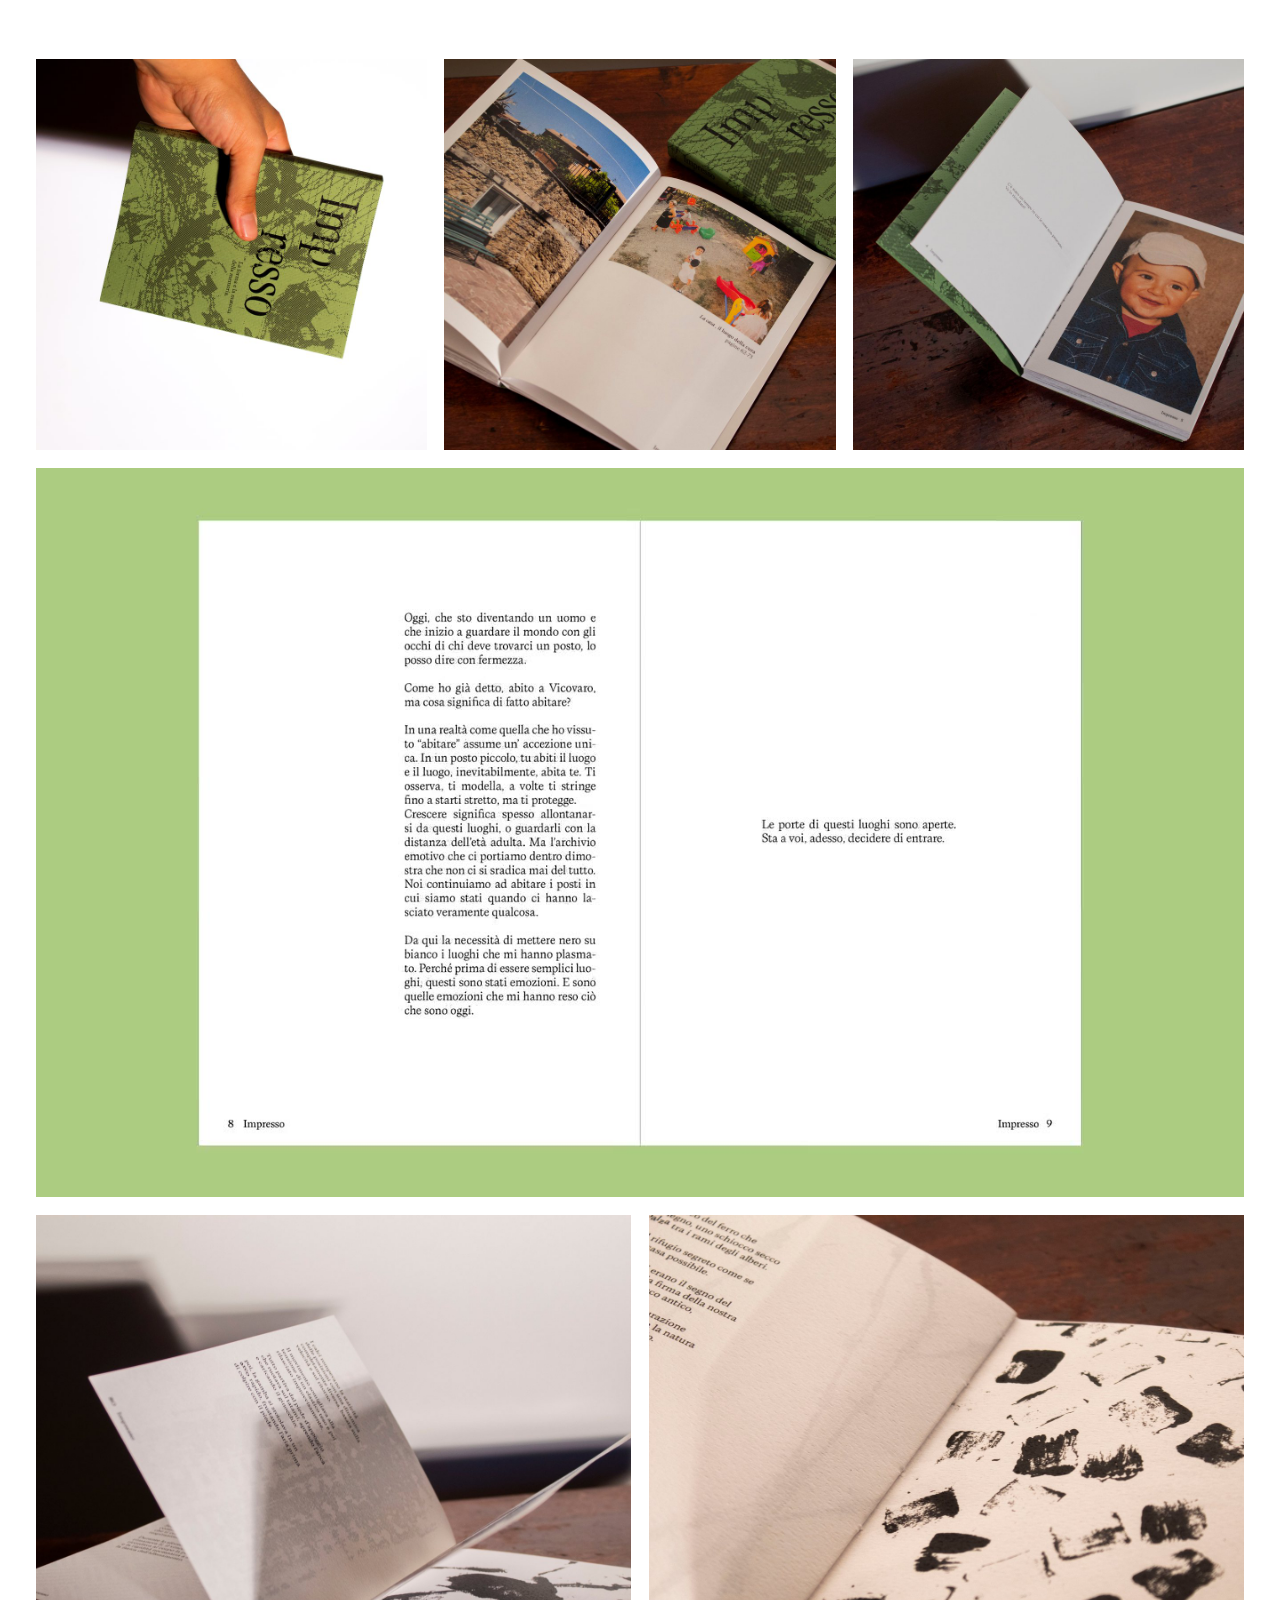
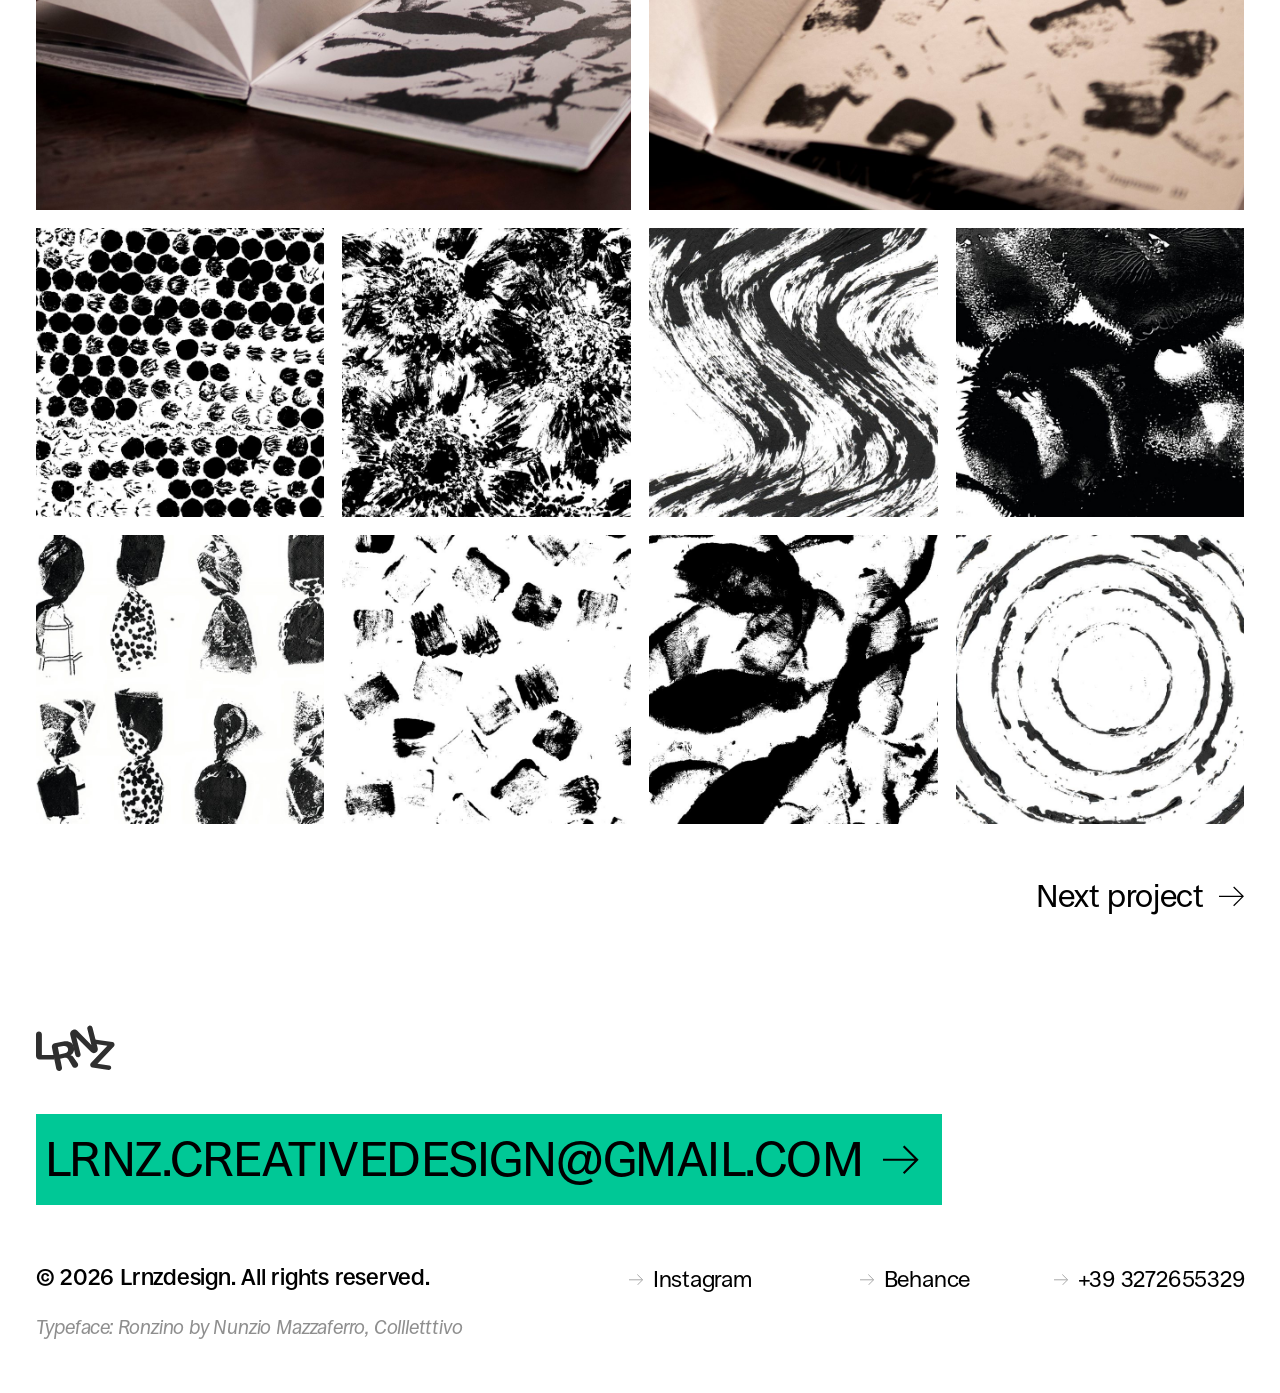
<file: works/impresso.html>
<!doctype html>
<html lang="en">
<head>
  <meta charset="utf-8">
  <meta name="viewport" content="width=device-width, initial-scale=1">
  <title>Impresso — LRNZ Lorenzo Passacantilli</title>
  <meta name="description" content="Impresso: an editorial project exploring memory, place, and perception. Selected for BIG – Biennale Internazionale della Grafica, Milan 2026.">
  <link rel="icon" href="../favicon.ico" sizes="any">
  <link rel="icon" type="image/png" sizes="32x32" href="../images/favicon-32.png">
  <link rel="apple-touch-icon" href="../images/apple-touch-icon.png">
  <link rel="canonical" href="https://lrnzdesign.com/works/impresso.html">
  <meta property="og:url" content="https://lrnzdesign.com/works/impresso.html">
  <meta property="og:site_name" content="LRNZ – Lorenzo Passacantilli">
  <meta property="og:type" content="website">
  <meta property="og:title" content="Impresso — Lorenzo Passacantilli">
  <meta property="og:description" content="Impresso: an editorial project exploring memory, place, and perception. Selected for BIG – Biennale Internazionale della Grafica, Milan 2026.">
  <meta property="og:image" content="https://lrnzdesign.com/images/share-preview.jpg">
  <meta property="og:image:width" content="1200">
  <meta property="og:image:height" content="630">
  <meta name="twitter:card" content="summary_large_image">
  <link rel="stylesheet" href="../assets/css/style.css?v=202611101856">
</head>
<body class="page-project">

  <header class="site-header">
    <a class="logo" href="../index.html" aria-label="LRNZ — Home">
      <svg class="logo-svg" viewBox="0 0 55 33" width="55" height="33" fill="none" xmlns="http://www.w3.org/2000/svg" role="img" aria-label="LRNZ"><path d="M2.45454 24.299C1.09893 24.299 0 23.2 0 21.8444V6.68165C0 5.55174 0.915972 4.63577 2.04588 4.63577C3.17579 4.63577 4.09176 5.55174 4.09176 6.68165V21.0596H12.8436V24.299H2.45454Z" fill="#2F2F2F"/><path d="M16.4853 32.2139C15.3777 32.4374 14.2986 31.7208 14.075 30.6133L11.0748 15.7503C10.8065 14.4215 11.6663 13.1268 12.9951 12.8586L19.0564 11.635C22.9002 10.8591 25.773 12.4533 26.4308 15.7122C26.9031 18.0518 25.9707 20.1823 23.9832 21.2502C24.7132 21.2767 25.4998 21.7267 25.9858 22.4113L28.9416 26.5984C29.8438 27.8766 29.1345 29.6605 27.6009 29.97C26.6852 30.1549 25.7542 29.7317 25.2913 28.9203L22.5673 24.1449C22.0363 23.2375 20.9878 22.7825 19.8458 23.013L16.8377 23.6202L18.0859 29.8036C18.3095 30.9112 17.5929 31.9903 16.4853 32.2139ZM16.2417 20.6678L19.974 19.9144C21.7566 19.5545 22.6183 18.366 22.2865 16.7227C21.9661 15.135 20.7165 14.4017 18.9617 14.7559L15.2015 15.5149L16.2417 20.6678Z" fill="#2F2F2F"/><path d="M29.6982 22.5951C28.7092 22.8451 27.7048 22.2462 27.4548 21.2573L23.8132 6.85725C23.412 5.27083 24.3729 3.65956 25.9593 3.25838C26.9785 3.00063 28.058 3.30228 28.796 4.05106L38.565 13.9633L35.7158 2.69624C35.4657 1.70731 36.0646 0.7029 37.0536 0.452817C38.0425 0.202734 39.0469 0.801684 39.297 1.79061L42.9916 16.4003C43.3634 17.8709 42.4728 19.3646 41.0022 19.7365C40.0577 19.9753 39.0575 19.696 38.3734 19.0024L28.0474 8.53362L31.036 20.3516C31.2861 21.3406 30.6871 22.345 29.6982 22.5951Z" fill="#2F2F2F"/><path d="M39.3081 29.845C38.2918 29.6941 37.5902 28.7478 37.7411 27.7315C37.7969 27.3559 37.9663 27.0063 38.2266 26.7298L49.6628 14.5777L40.247 13.1794L40.6937 10.172L53.1436 12.0209C54.1378 12.1686 54.8241 13.0942 54.6764 14.0884C54.6222 14.4537 54.4582 14.7937 54.2061 15.0635L42.8092 27.2625L51.0445 28.4856C51.8827 28.61 52.4614 29.3905 52.3369 30.2287C52.2124 31.067 51.4319 31.6456 50.5937 31.5211L39.3081 29.845Z" fill="#2F2F2F"/></svg>
    </a>
    <button class="menu-toggle" type="button" aria-label="Menu" aria-expanded="false" aria-controls="nav">
      <span></span><span></span>
    </button>
    <nav class="nav" id="nav">
      <a href="../works.html">Works</a>
      <a href="../index.html#about">About</a>
      <a href="../index.html#contact">Contact</a>
      <div class="nav-extra">
        <ul class="nav-links">
          <li><a href="mailto:lrnz.creativedesign@gmail.com">lrnz.creativedesign@gmail.com</a></li>
          <li><a href="https://www.instagram.com/lrnz.design_/" target="_blank" rel="noopener" data-social="instagram">Instagram</a></li>
          <li><a href="https://www.behance.net/lorenzopassaca2" target="_blank" rel="noopener" data-social="behance">Behance</a></li>
        </ul>
        <p class="nav-legal">© 2026 Lrnzdesign. All rights reserved.<br><em>Typeface: Ronzino by Nunzio Mazzaferro, Collletttivo</em></p>
      </div>
    </nav>
  </header>

  <main class="project wrap">
    <h1 class="sr-only">Impresso</h1>

    <div class="project-hero">
      <img src="../images/impresso/hero.jpg" alt="Impresso book resting on a red chair" width="1968" height="1186">
    </div>

    <div class="project-intro">
      <div>
        <div class="project-text">
          <p class="lead">Impresso is an editorial project exploring memory, place, and perception.</p>
          <p>Built on a personal archive of childhood spaces, the book turns recollection into a sensory experience where physical textures replace representation and graphic marks become emotional traces. The narrative moves through a dual structure: an abstract layer made of imprints and surfaces that evoke pure sensation, followed by a documentary layer that reveals the actual place. This creates a journey from raw emotion to recognition, showing how memories inhabit the body before the gaze.</p>
        </div>
        <div class="award">
          <img src="../images/impresso/big-logo.png" alt="BIG – Biennale Internazionale Grafica 2024 logo" width="124" height="124">
          <p>Selected for BIG –<br>Biennale Internazionale della Grafica<br>Milan, 2026</p>
        </div>
      </div>
      <p class="project-meta">2026<br>Editorial Design</p>
    </div>

    <div class="gallery">
      <div class="g-row cols-3">
        <div class="g-item"><img src="../images/impresso/01.jpg" alt="Hand holding the Impresso book" width="880" height="880" loading="lazy"></div>
        <div class="g-item"><img src="../images/impresso/02.jpg" alt="Open spread with photographs of the house and playground" width="880" height="880" loading="lazy"></div>
        <div class="g-item"><img src="../images/impresso/03.jpg" alt="Open spread with a childhood portrait" width="880" height="880" loading="lazy"></div>
      </div>

      <div class="g-row cols-1">
        <div class="g-item wide">
          <video src="../images/impresso/video.mp4" poster="../images/impresso/video-poster.jpg" muted loop playsinline autoplay preload="metadata" width="1440" height="868" aria-label="Flipping through the pages of Impresso"></video>
        </div>
      </div>

      <div class="g-row cols-2">
        <div class="g-item"><img src="../images/impresso/04.jpg" alt="Pages turning, text and ink imprint" width="1340" height="1340" loading="lazy"></div>
        <div class="g-item"><img src="../images/impresso/05.jpg" alt="Spread with brush imprints" width="1340" height="1340" loading="lazy"></div>
      </div>

      <div class="g-row cols-4">
        <div class="g-item"><img src="../images/impresso/06.jpg" alt="Imprint texture: bubble wrap" width="650" height="650" loading="lazy"></div>
        <div class="g-item"><img src="../images/impresso/07.jpg" alt="Imprint texture: flowers" width="650" height="650" loading="lazy"></div>
        <div class="g-item"><img src="../images/impresso/08.jpg" alt="Imprint texture: waves" width="650" height="650" loading="lazy"></div>
        <div class="g-item"><img src="../images/impresso/09.jpg" alt="Imprint texture: dark blots" width="650" height="650" loading="lazy"></div>
        <div class="g-item"><img src="../images/impresso/10.jpg" alt="Imprint texture: wrapped candies" width="650" height="650" loading="lazy"></div>
        <div class="g-item"><img src="../images/impresso/11.jpg" alt="Imprint texture: squares" width="650" height="650" loading="lazy"></div>
        <div class="g-item"><img src="../images/impresso/12.jpg" alt="Imprint texture: hands" width="650" height="650" loading="lazy"></div>
        <div class="g-item"><img src="../images/impresso/13.jpg" alt="Imprint texture: circles" width="650" height="650" loading="lazy"></div>
      </div>
    </div>

    <nav class="project-nav" aria-label="Projects">
      <a class="next" href="lady-diana.html"><span>Next project</span><svg viewBox="0 0 29 23.5" fill="none" stroke="currentColor" stroke-width="1.4" aria-hidden="true"><path d="M0 11.75h27.6M16.6 1.1l10.7 10.65-10.7 10.65"/></svg></a>
    </nav>
  </main>

  <footer class="site-footer">
    <a class="footer-logo" href="../index.html" aria-label="LRNZ — Home">
      <img src="../images/logo.svg" alt="LRNZ" width="55" height="33">
    </a>
    <a class="footer-mail" href="mailto:lrnz.creativedesign@gmail.com">
      <span>LRNZ.CREATIVEDESIGN@GMAIL.COM</span>
      <svg viewBox="0 0 41 33.2" fill="none" stroke="currentColor" stroke-width="2.4" aria-hidden="true"><path d="M0 16.6h38.5M23.3 1.4l15.2 15.2-15.2 15.2"/></svg>
    </a>
    <div class="footer-bottom">
      <p class="footer-rights">© 2026 Lrnzdesign. All rights reserved.</p>
      <ul class="footer-links">
        <li><a href="https://www.instagram.com/lrnz.design_/" target="_blank" rel="noopener" data-social="instagram"><svg viewBox="0 0 16.2 13.1" fill="none" stroke="currentColor" stroke-width="1.1" aria-hidden="true"><path d="M0 6.55h15.4M9.4.6l6 5.95-6 5.95"/></svg>Instagram</a></li>
        <li><a href="https://www.behance.net/lorenzopassaca2" target="_blank" rel="noopener" data-social="behance"><svg viewBox="0 0 16.2 13.1" fill="none" stroke="currentColor" stroke-width="1.1" aria-hidden="true"><path d="M0 6.55h15.4M9.4.6l6 5.95-6 5.95"/></svg>Behance</a></li>
        <li><a href="tel:+393272655329"><svg viewBox="0 0 16.2 13.1" fill="none" stroke="currentColor" stroke-width="1.1" aria-hidden="true"><path d="M0 6.55h15.4M9.4.6l6 5.95-6 5.95"/></svg>+39 3272655329</a></li>
      </ul>
    </div>
    <p class="footer-credit">Typeface: Ronzino by Nunzio Mazzaferro, Collletttivo</p>
  </footer>

  <script src="../assets/js/main.js?v=202611101856"></script>
</body>
</html>
</file>
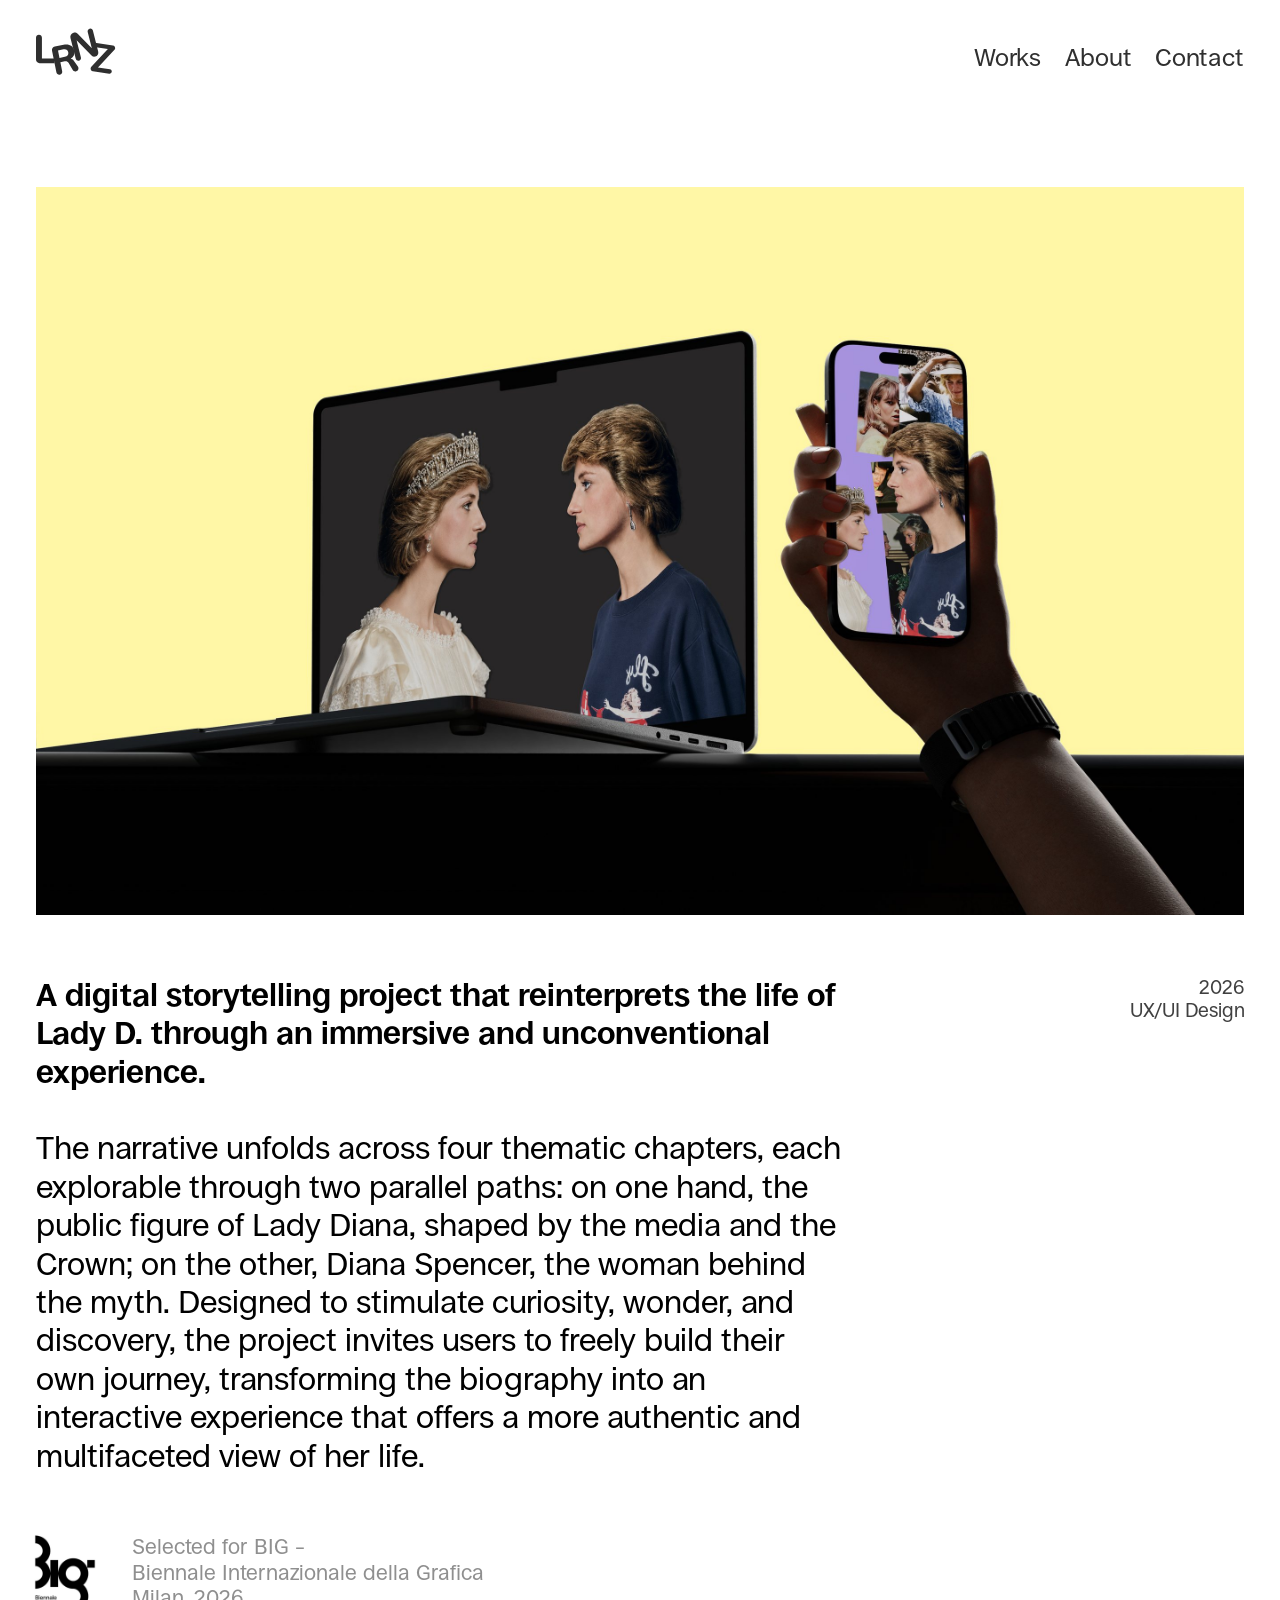
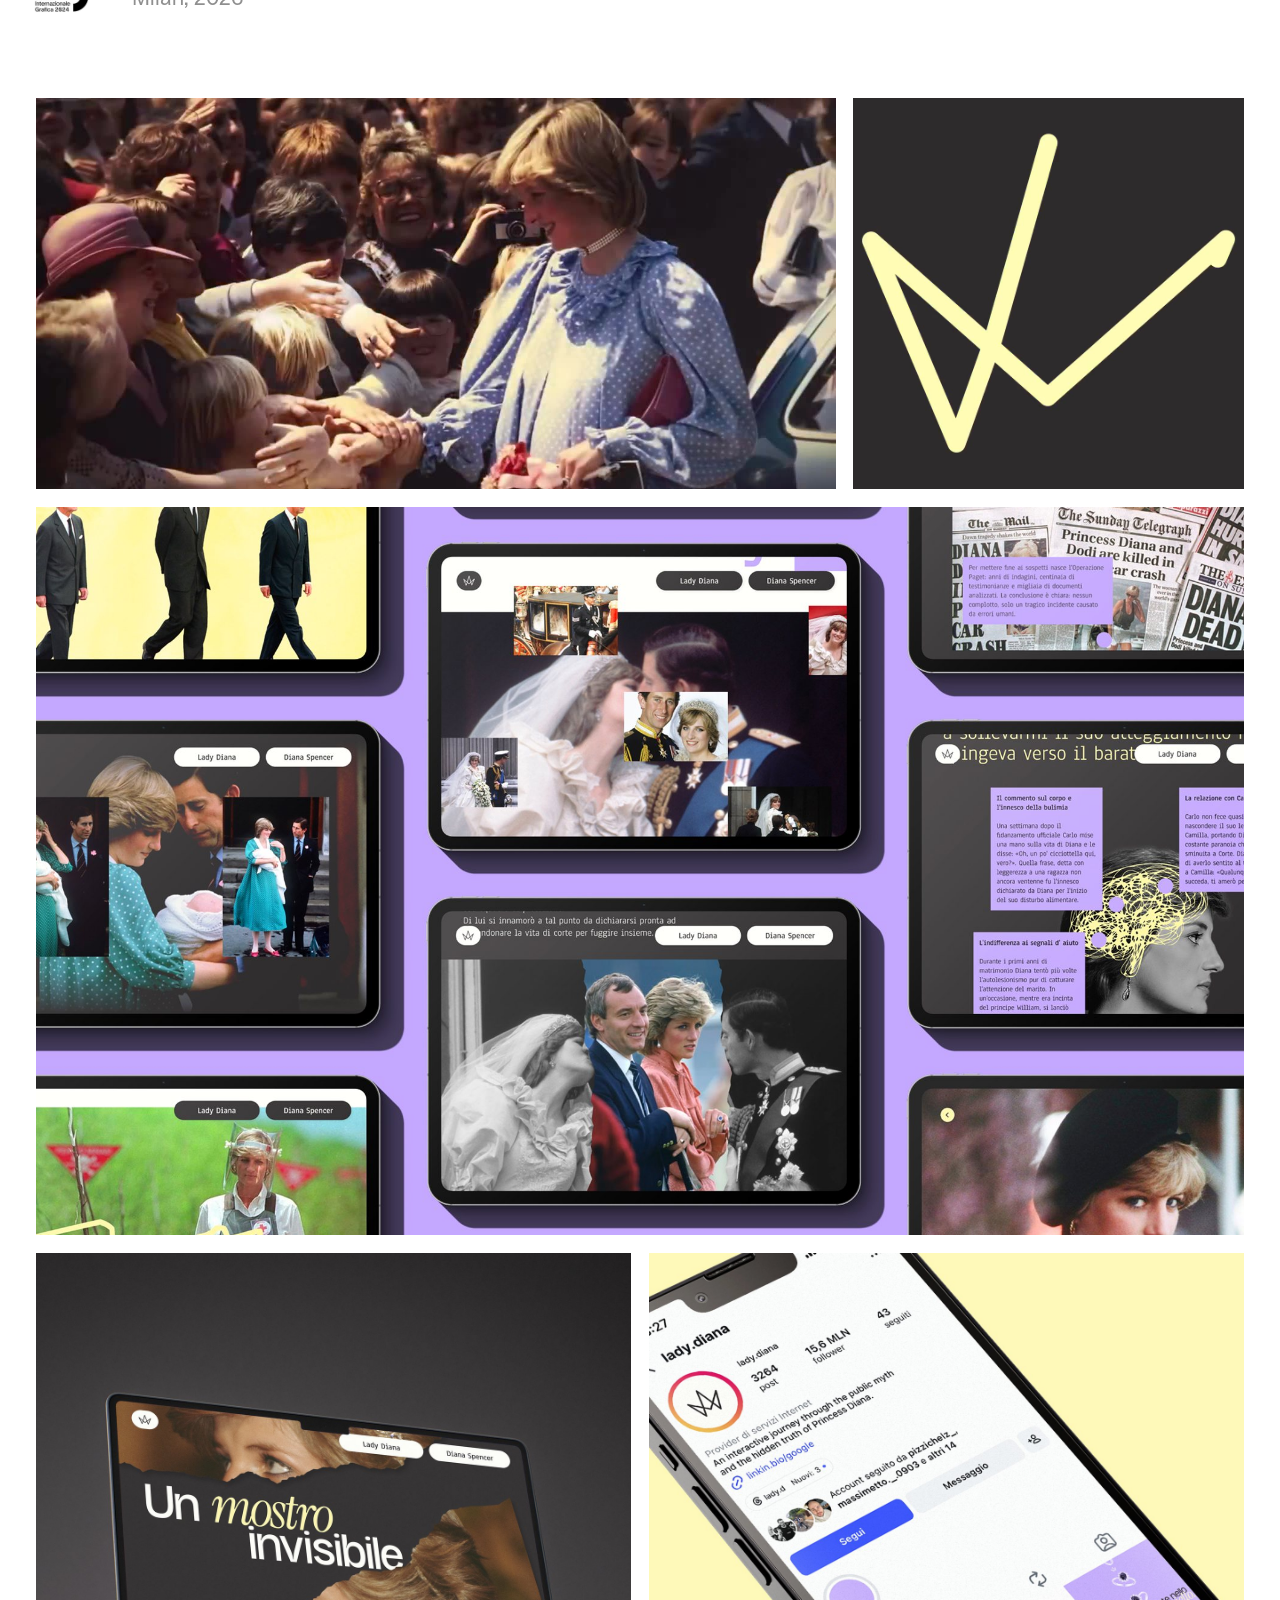
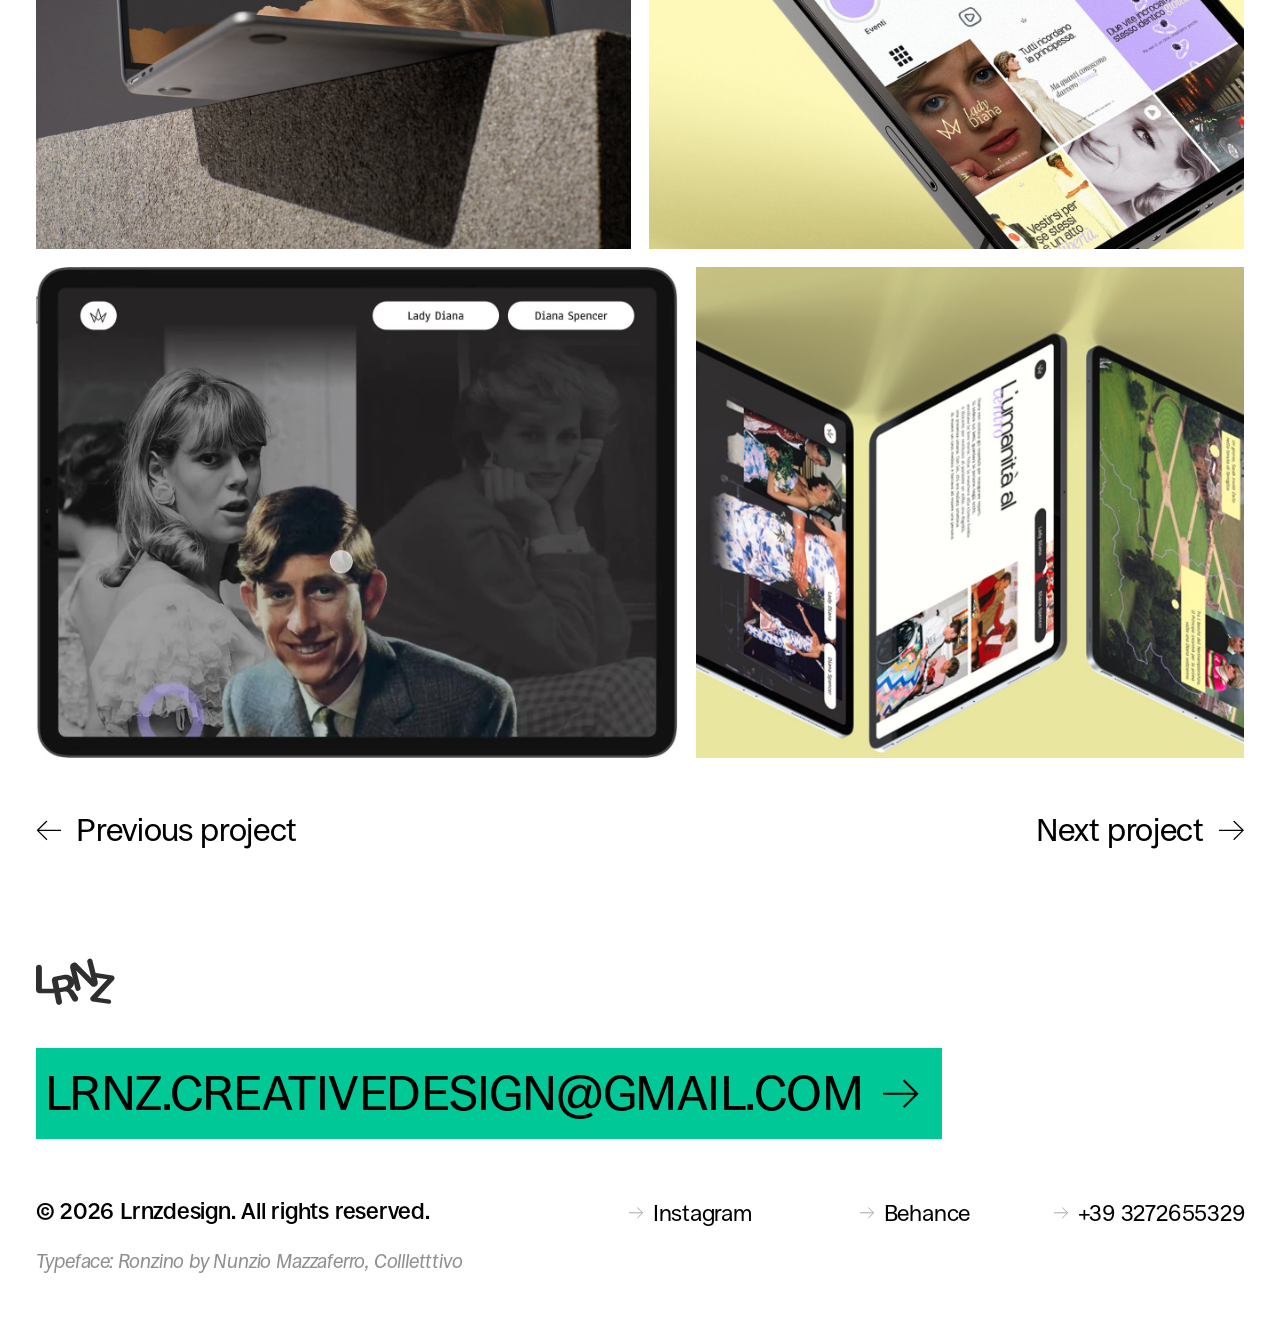
<file: works/lady-diana.html>
<!doctype html>
<html lang="en">
<head>
  <meta charset="utf-8">
  <meta name="viewport" content="width=device-width, initial-scale=1">
  <title>Lady Diana — LRNZ Lorenzo Passacantilli</title>
  <meta name="description" content="Lady Diana: a digital storytelling project that reinterprets the life of Lady D. through an immersive and unconventional experience.">
  <link rel="icon" href="../favicon.ico" sizes="any">
  <link rel="icon" type="image/png" sizes="32x32" href="../images/favicon-32.png">
  <link rel="apple-touch-icon" href="../images/apple-touch-icon.png">
  <link rel="canonical" href="https://lrnzdesign.com/works/lady-diana.html">
  <meta property="og:url" content="https://lrnzdesign.com/works/lady-diana.html">
  <meta property="og:site_name" content="LRNZ – Lorenzo Passacantilli">
  <meta property="og:type" content="website">
  <meta property="og:title" content="Lady Diana — Lorenzo Passacantilli">
  <meta property="og:description" content="Lady Diana: a digital storytelling project that reinterprets the life of Lady D. through an immersive and unconventional experience.">
  <meta property="og:image" content="https://lrnzdesign.com/images/share-preview.jpg">
  <meta property="og:image:width" content="1200">
  <meta property="og:image:height" content="630">
  <meta name="twitter:card" content="summary_large_image">
  <link rel="stylesheet" href="../assets/css/style.css?v=202611101856">
</head>
<body class="page-project">

  <header class="site-header">
    <a class="logo" href="../index.html" aria-label="LRNZ — Home">
      <svg class="logo-svg" viewBox="0 0 55 33" width="55" height="33" fill="none" xmlns="http://www.w3.org/2000/svg" role="img" aria-label="LRNZ"><path d="M2.45454 24.299C1.09893 24.299 0 23.2 0 21.8444V6.68165C0 5.55174 0.915972 4.63577 2.04588 4.63577C3.17579 4.63577 4.09176 5.55174 4.09176 6.68165V21.0596H12.8436V24.299H2.45454Z" fill="#2F2F2F"/><path d="M16.4853 32.2139C15.3777 32.4374 14.2986 31.7208 14.075 30.6133L11.0748 15.7503C10.8065 14.4215 11.6663 13.1268 12.9951 12.8586L19.0564 11.635C22.9002 10.8591 25.773 12.4533 26.4308 15.7122C26.9031 18.0518 25.9707 20.1823 23.9832 21.2502C24.7132 21.2767 25.4998 21.7267 25.9858 22.4113L28.9416 26.5984C29.8438 27.8766 29.1345 29.6605 27.6009 29.97C26.6852 30.1549 25.7542 29.7317 25.2913 28.9203L22.5673 24.1449C22.0363 23.2375 20.9878 22.7825 19.8458 23.013L16.8377 23.6202L18.0859 29.8036C18.3095 30.9112 17.5929 31.9903 16.4853 32.2139ZM16.2417 20.6678L19.974 19.9144C21.7566 19.5545 22.6183 18.366 22.2865 16.7227C21.9661 15.135 20.7165 14.4017 18.9617 14.7559L15.2015 15.5149L16.2417 20.6678Z" fill="#2F2F2F"/><path d="M29.6982 22.5951C28.7092 22.8451 27.7048 22.2462 27.4548 21.2573L23.8132 6.85725C23.412 5.27083 24.3729 3.65956 25.9593 3.25838C26.9785 3.00063 28.058 3.30228 28.796 4.05106L38.565 13.9633L35.7158 2.69624C35.4657 1.70731 36.0646 0.7029 37.0536 0.452817C38.0425 0.202734 39.0469 0.801684 39.297 1.79061L42.9916 16.4003C43.3634 17.8709 42.4728 19.3646 41.0022 19.7365C40.0577 19.9753 39.0575 19.696 38.3734 19.0024L28.0474 8.53362L31.036 20.3516C31.2861 21.3406 30.6871 22.345 29.6982 22.5951Z" fill="#2F2F2F"/><path d="M39.3081 29.845C38.2918 29.6941 37.5902 28.7478 37.7411 27.7315C37.7969 27.3559 37.9663 27.0063 38.2266 26.7298L49.6628 14.5777L40.247 13.1794L40.6937 10.172L53.1436 12.0209C54.1378 12.1686 54.8241 13.0942 54.6764 14.0884C54.6222 14.4537 54.4582 14.7937 54.2061 15.0635L42.8092 27.2625L51.0445 28.4856C51.8827 28.61 52.4614 29.3905 52.3369 30.2287C52.2124 31.067 51.4319 31.6456 50.5937 31.5211L39.3081 29.845Z" fill="#2F2F2F"/></svg>
    </a>
    <button class="menu-toggle" type="button" aria-label="Menu" aria-expanded="false" aria-controls="nav">
      <span></span><span></span>
    </button>
    <nav class="nav" id="nav">
      <a href="../works.html">Works</a>
      <a href="../index.html#about">About</a>
      <a href="../index.html#contact">Contact</a>
      <div class="nav-extra">
        <ul class="nav-links">
          <li><a href="mailto:lrnz.creativedesign@gmail.com">lrnz.creativedesign@gmail.com</a></li>
          <li><a href="https://www.instagram.com/lrnz.design_/" target="_blank" rel="noopener" data-social="instagram">Instagram</a></li>
          <li><a href="https://www.behance.net/lorenzopassaca2" target="_blank" rel="noopener" data-social="behance">Behance</a></li>
        </ul>
        <p class="nav-legal">© 2026 Lrnzdesign. All rights reserved.<br><em>Typeface: Ronzino by Nunzio Mazzaferro, Collletttivo</em></p>
      </div>
    </nav>
  </header>

  <main class="project wrap">
    <h1 class="sr-only">Lady Diana</h1>

    <div class="project-hero" style="background:#fff7a5">
      <img src="../images/lady-diana/hero.jpg" alt="Lady Diana website on a laptop and on a phone held in hand" width="2720" height="1640">
    </div>

    <div class="project-intro">
      <div>
        <div class="project-text">
        <p class="lead">A digital storytelling project that reinterprets the life of Lady D. through an immersive and unconventional experience.</p>
        <p>The narrative unfolds across four thematic chapters, each explorable through two parallel paths: on one hand, the public figure of Lady Diana, shaped by the media and the Crown; on the other, Diana Spencer, the woman behind the myth. Designed to stimulate curiosity, wonder, and discovery, the project invites users to freely build their own journey, transforming the biography into an interactive experience that offers a more authentic and multifaceted view of her life.</p>
        </div>
        <div class="award">
          <img src="../images/impresso/big-logo.png" alt="BIG – Biennale Internazionale Grafica 2024 logo" width="124" height="124">
          <p>Selected for BIG –<br>Biennale Internazionale della Grafica<br>Milan, 2026</p>
        </div>
      </div>
      <p class="project-meta">2026<br>UX/UI Design</p>
    </div>

    <div class="gallery">
      <div class="g-row custom" style="--cols: 900fr 440fr">
        <div class="g-item" style="aspect-ratio: 900 / 440"><video src="../images/lady-diana/intro.mp4" poster="../images/lady-diana/intro-poster.jpg" muted loop playsinline autoplay preload="metadata" width="1280" height="626" aria-label="Archive footage from the project intro"></video></div>
        <div class="g-item dark desk-only" style="aspect-ratio: 1"><video src="../images/lady-diana/crown.mp4" poster="../images/lady-diana/crown-poster.jpg" muted loop playsinline autoplay preload="metadata" width="880" height="880" aria-label="Animated crown logo"></video></div>
        <div class="g-item mob-only"><img src="../images/lady-diana/02.jpg" alt="“Un mostro invisibile” page on a laptop" width="1340" height="1340" loading="lazy"></div>
      </div>

      <div class="g-row cols-1">
        <div class="g-item wide"><img src="../images/lady-diana/01.jpg" alt="Website pages on tablets over a lilac background" width="2000" height="1208" loading="lazy"></div>
      </div>

      <div class="g-row cols-2">
        <div class="g-item desk-only"><img src="../images/lady-diana/02.jpg" alt="“Un mostro invisibile” page on a laptop" width="1340" height="1340" loading="lazy"></div>
        <div class="g-item dark mob-only" style="aspect-ratio: 1"><video src="../images/lady-diana/crown.mp4" poster="../images/lady-diana/crown-poster.jpg" muted loop playsinline autoplay preload="metadata" width="880" height="880" aria-label="Animated crown logo"></video></div>
        <div class="g-item"><img src="../images/lady-diana/03.jpg" alt="Instagram profile of lady.diana on a phone" width="1340" height="1340" loading="lazy"></div>
      </div>

      <div class="g-row custom" style="--cols: 722fr 617fr">
        <div class="g-item" style="aspect-ratio: 722 / 552; background:#fff"><video src="../images/lady-diana/screen.mp4" poster="../images/lady-diana/screen-poster.jpg" muted loop playsinline autoplay preload="metadata" width="1444" height="1102" aria-label="Browsing the Lady Diana website on a tablet"></video></div>
        <div class="g-item" style="aspect-ratio: 617 / 552"><img src="../images/lady-diana/04.jpg" alt="Three tablets with website pages over a yellow background" width="1234" height="1104" loading="lazy"></div>
      </div>
    </div>

    <nav class="project-nav" aria-label="Projects">
      <a class="prev" href="impresso.html"><svg viewBox="0 0 29 23.5" fill="none" stroke="currentColor" stroke-width="1.4" aria-hidden="true"><path d="M29 11.75H1.4M12.4 1.1 1.7 11.75l10.7 10.65"/></svg><span>Previous project</span></a>
      <a class="next" href="festa-di-san-savino.html"><span>Next project</span><svg viewBox="0 0 29 23.5" fill="none" stroke="currentColor" stroke-width="1.4" aria-hidden="true"><path d="M0 11.75h27.6M16.6 1.1l10.7 10.65-10.7 10.65"/></svg></a>
    </nav>
  </main>

  <footer class="site-footer">
    <a class="footer-logo" href="../index.html" aria-label="LRNZ — Home">
      <img src="../images/logo.svg" alt="LRNZ" width="55" height="33">
    </a>
    <a class="footer-mail" href="mailto:lrnz.creativedesign@gmail.com">
      <span>LRNZ.CREATIVEDESIGN@GMAIL.COM</span>
      <svg viewBox="0 0 41 33.2" fill="none" stroke="currentColor" stroke-width="2.4" aria-hidden="true"><path d="M0 16.6h38.5M23.3 1.4l15.2 15.2-15.2 15.2"/></svg>
    </a>
    <div class="footer-bottom">
      <p class="footer-rights">© 2026 Lrnzdesign. All rights reserved.</p>
      <ul class="footer-links">
        <li><a href="https://www.instagram.com/lrnz.design_/" target="_blank" rel="noopener" data-social="instagram"><svg viewBox="0 0 16.2 13.1" fill="none" stroke="currentColor" stroke-width="1.1" aria-hidden="true"><path d="M0 6.55h15.4M9.4.6l6 5.95-6 5.95"/></svg>Instagram</a></li>
        <li><a href="https://www.behance.net/lorenzopassaca2" target="_blank" rel="noopener" data-social="behance"><svg viewBox="0 0 16.2 13.1" fill="none" stroke="currentColor" stroke-width="1.1" aria-hidden="true"><path d="M0 6.55h15.4M9.4.6l6 5.95-6 5.95"/></svg>Behance</a></li>
        <li><a href="tel:+393272655329"><svg viewBox="0 0 16.2 13.1" fill="none" stroke="currentColor" stroke-width="1.1" aria-hidden="true"><path d="M0 6.55h15.4M9.4.6l6 5.95-6 5.95"/></svg>+39 3272655329</a></li>
      </ul>
    </div>
    <p class="footer-credit">Typeface: Ronzino by Nunzio Mazzaferro, Collletttivo</p>
  </footer>

  <script src="../assets/js/main.js?v=202611101856"></script>
</body>
</html>
</file>
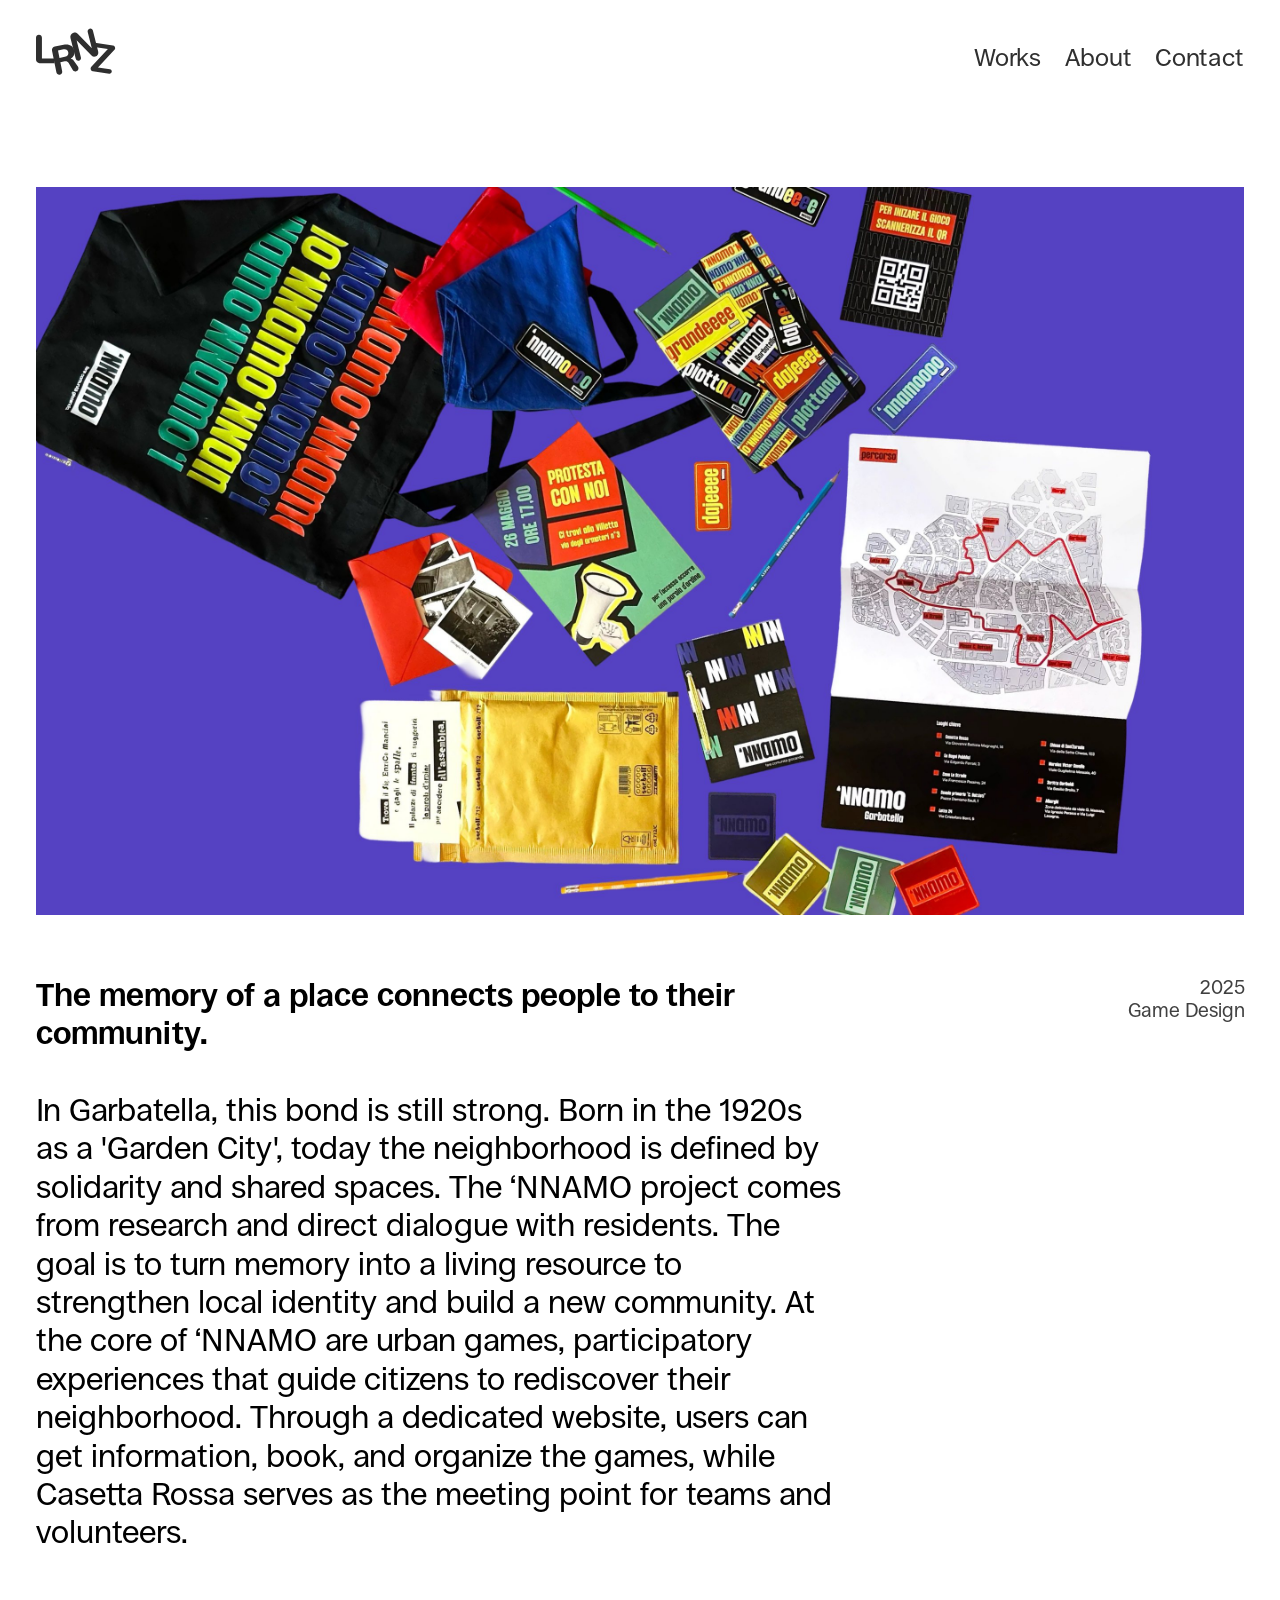
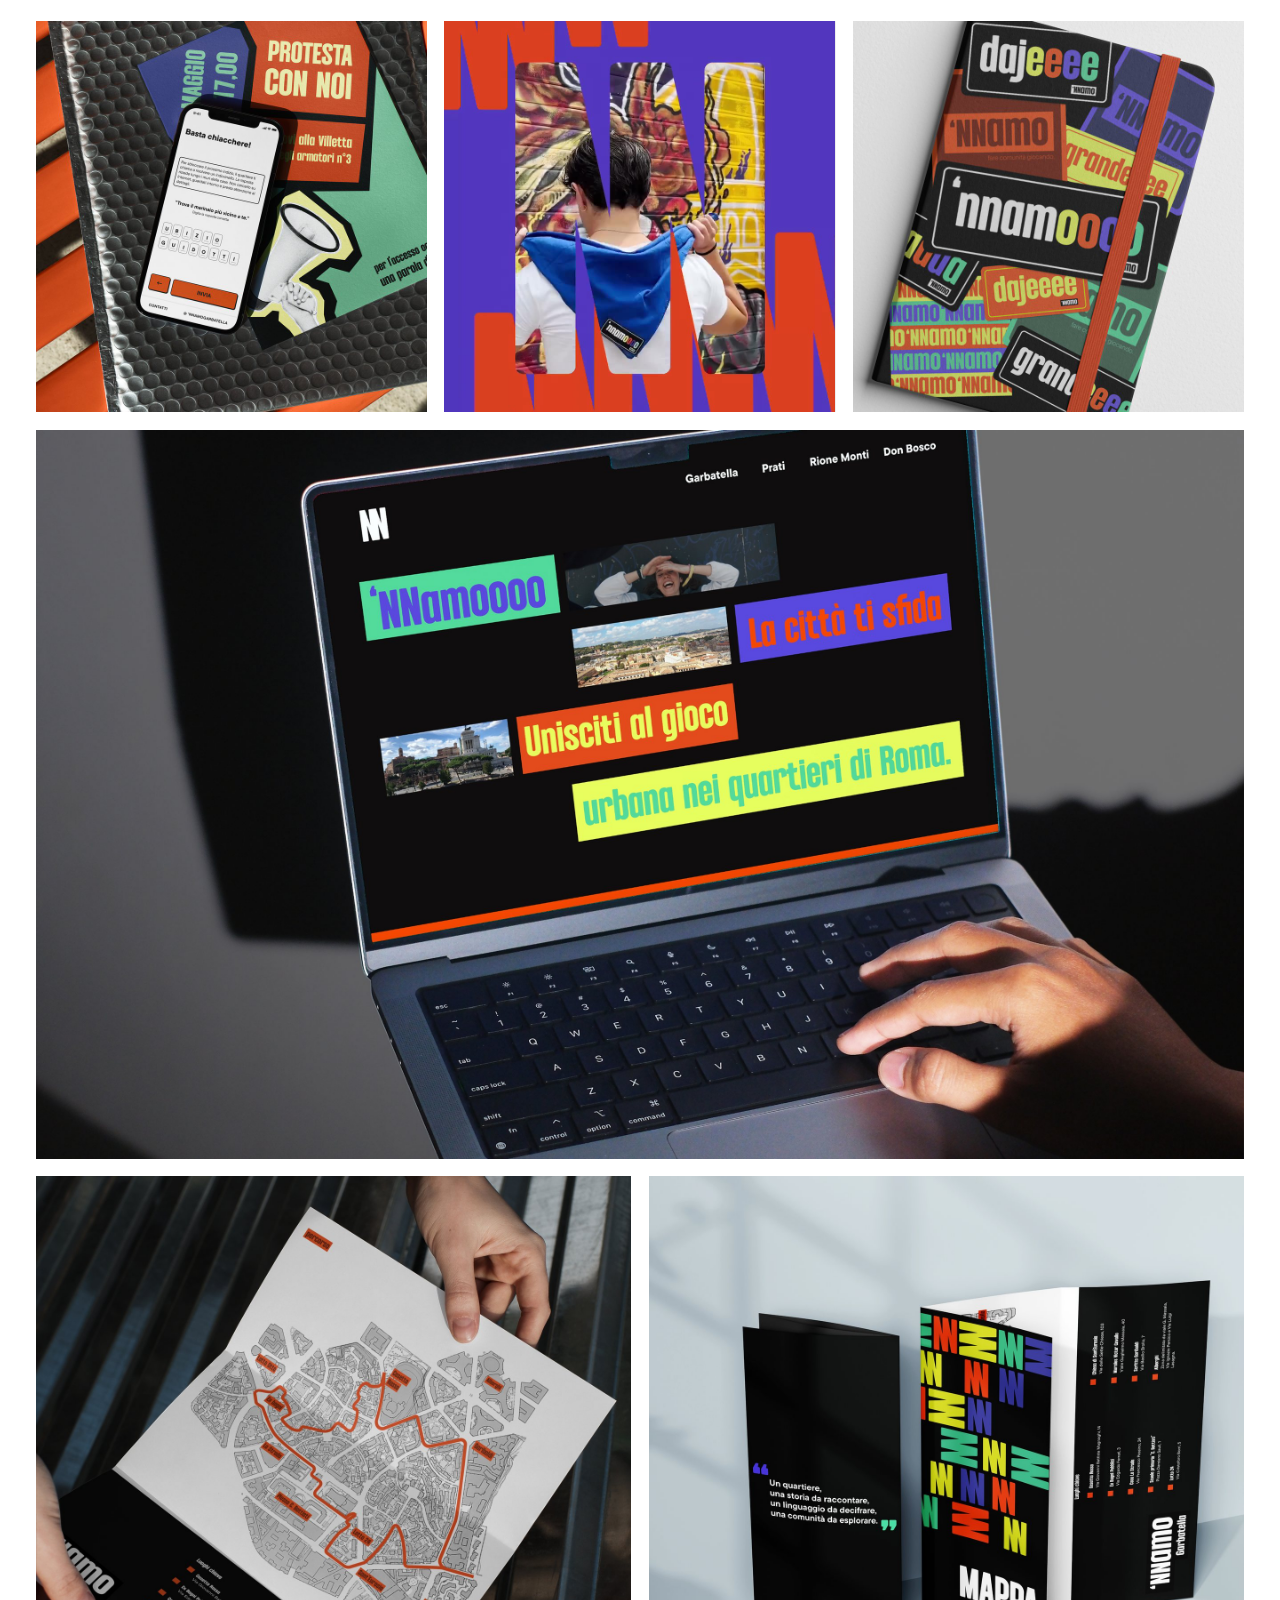
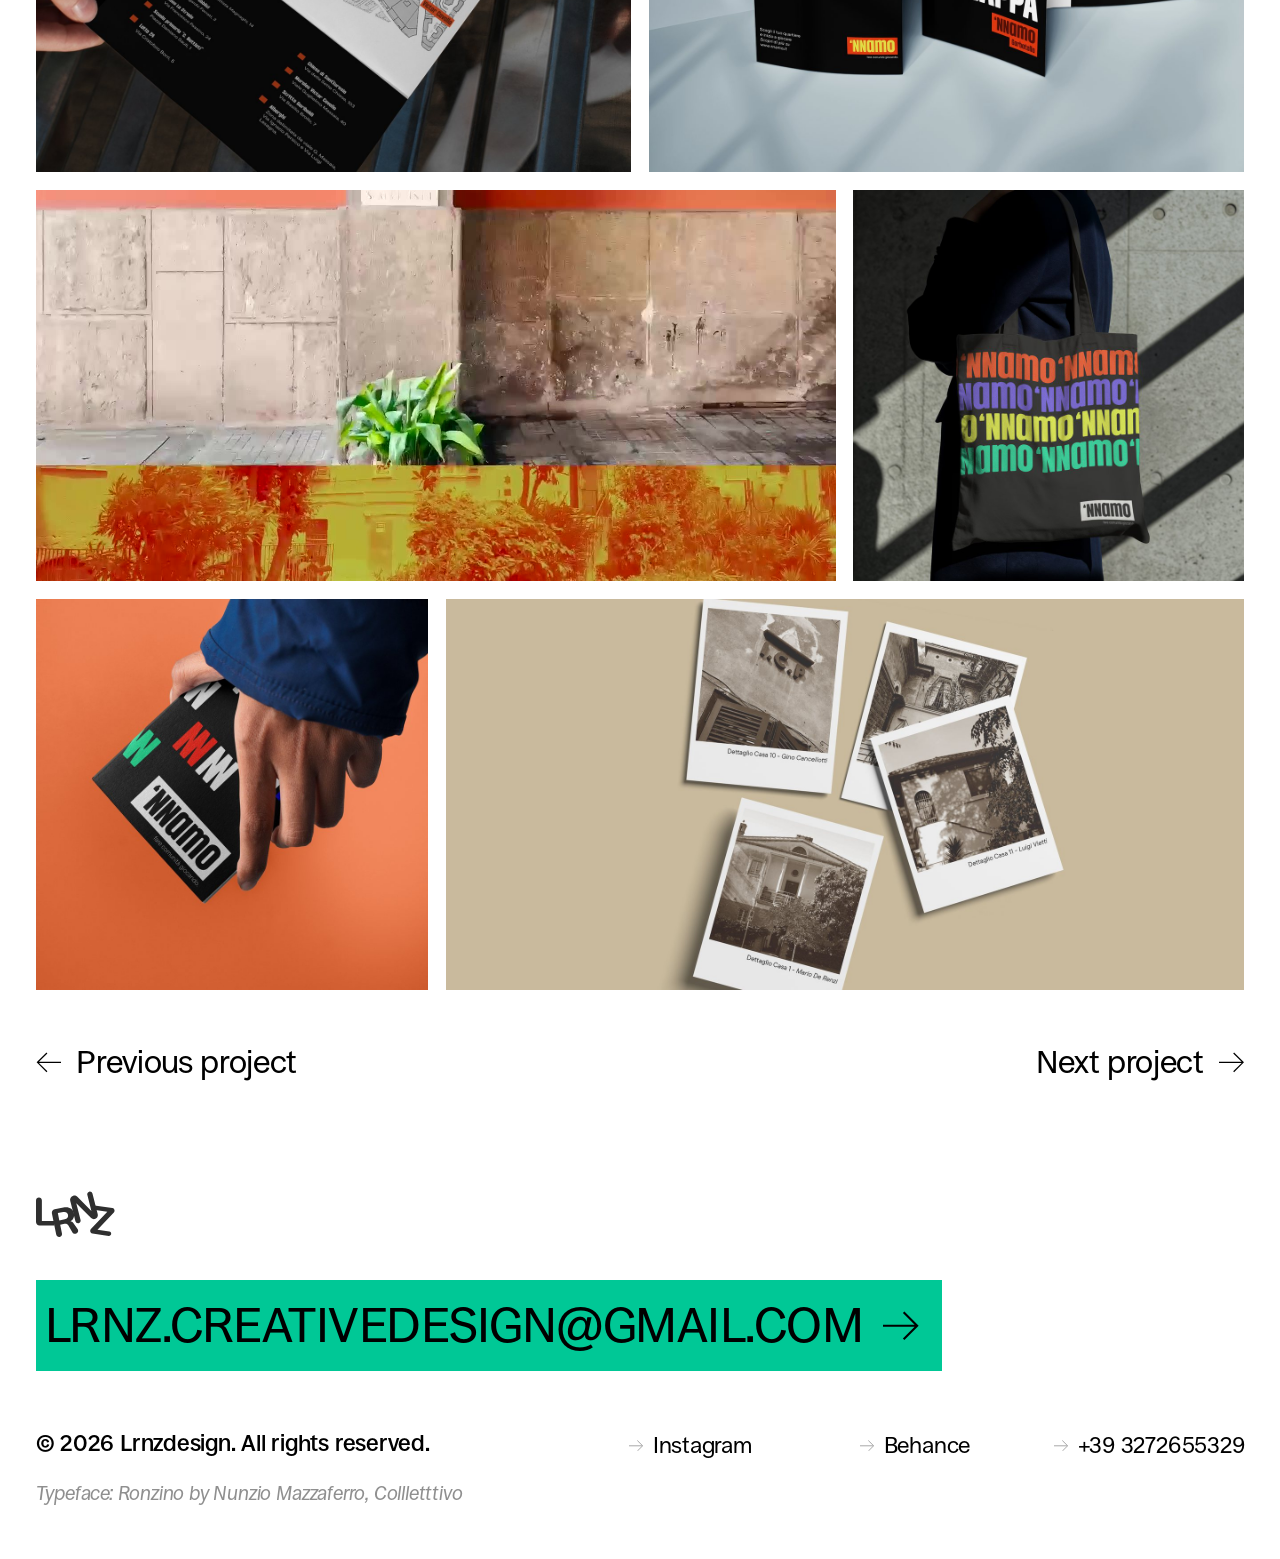
<file: works/nnamo.html>
<!doctype html>
<html lang="en">
<head>
  <meta charset="utf-8">
  <meta name="viewport" content="width=device-width, initial-scale=1">
  <title>‘NNamo — LRNZ Lorenzo Passacantilli</title>
  <meta name="description" content="‘NNamo: urban games that guide the people of Garbatella to rediscover their neighborhood.">
  <link rel="icon" href="../favicon.ico" sizes="any">
  <link rel="icon" type="image/png" sizes="32x32" href="../images/favicon-32.png">
  <link rel="apple-touch-icon" href="../images/apple-touch-icon.png">
  <link rel="canonical" href="https://lrnzdesign.com/works/nnamo.html">
  <meta property="og:url" content="https://lrnzdesign.com/works/nnamo.html">
  <meta property="og:site_name" content="LRNZ – Lorenzo Passacantilli">
  <meta property="og:type" content="website">
  <meta property="og:title" content="‘NNamo — Lorenzo Passacantilli">
  <meta property="og:description" content="‘NNamo: urban games that guide the people of Garbatella to rediscover their neighborhood.">
  <meta property="og:image" content="https://lrnzdesign.com/images/share-preview.jpg">
  <meta property="og:image:width" content="1200">
  <meta property="og:image:height" content="630">
  <meta name="twitter:card" content="summary_large_image">
  <link rel="stylesheet" href="../assets/css/style.css?v=202611101856">
</head>
<body class="page-project">

  <header class="site-header">
    <a class="logo" href="../index.html" aria-label="LRNZ — Home">
      <svg class="logo-svg" viewBox="0 0 55 33" width="55" height="33" fill="none" xmlns="http://www.w3.org/2000/svg" role="img" aria-label="LRNZ"><path d="M2.45454 24.299C1.09893 24.299 0 23.2 0 21.8444V6.68165C0 5.55174 0.915972 4.63577 2.04588 4.63577C3.17579 4.63577 4.09176 5.55174 4.09176 6.68165V21.0596H12.8436V24.299H2.45454Z" fill="#2F2F2F"/><path d="M16.4853 32.2139C15.3777 32.4374 14.2986 31.7208 14.075 30.6133L11.0748 15.7503C10.8065 14.4215 11.6663 13.1268 12.9951 12.8586L19.0564 11.635C22.9002 10.8591 25.773 12.4533 26.4308 15.7122C26.9031 18.0518 25.9707 20.1823 23.9832 21.2502C24.7132 21.2767 25.4998 21.7267 25.9858 22.4113L28.9416 26.5984C29.8438 27.8766 29.1345 29.6605 27.6009 29.97C26.6852 30.1549 25.7542 29.7317 25.2913 28.9203L22.5673 24.1449C22.0363 23.2375 20.9878 22.7825 19.8458 23.013L16.8377 23.6202L18.0859 29.8036C18.3095 30.9112 17.5929 31.9903 16.4853 32.2139ZM16.2417 20.6678L19.974 19.9144C21.7566 19.5545 22.6183 18.366 22.2865 16.7227C21.9661 15.135 20.7165 14.4017 18.9617 14.7559L15.2015 15.5149L16.2417 20.6678Z" fill="#2F2F2F"/><path d="M29.6982 22.5951C28.7092 22.8451 27.7048 22.2462 27.4548 21.2573L23.8132 6.85725C23.412 5.27083 24.3729 3.65956 25.9593 3.25838C26.9785 3.00063 28.058 3.30228 28.796 4.05106L38.565 13.9633L35.7158 2.69624C35.4657 1.70731 36.0646 0.7029 37.0536 0.452817C38.0425 0.202734 39.0469 0.801684 39.297 1.79061L42.9916 16.4003C43.3634 17.8709 42.4728 19.3646 41.0022 19.7365C40.0577 19.9753 39.0575 19.696 38.3734 19.0024L28.0474 8.53362L31.036 20.3516C31.2861 21.3406 30.6871 22.345 29.6982 22.5951Z" fill="#2F2F2F"/><path d="M39.3081 29.845C38.2918 29.6941 37.5902 28.7478 37.7411 27.7315C37.7969 27.3559 37.9663 27.0063 38.2266 26.7298L49.6628 14.5777L40.247 13.1794L40.6937 10.172L53.1436 12.0209C54.1378 12.1686 54.8241 13.0942 54.6764 14.0884C54.6222 14.4537 54.4582 14.7937 54.2061 15.0635L42.8092 27.2625L51.0445 28.4856C51.8827 28.61 52.4614 29.3905 52.3369 30.2287C52.2124 31.067 51.4319 31.6456 50.5937 31.5211L39.3081 29.845Z" fill="#2F2F2F"/></svg>
    </a>
    <button class="menu-toggle" type="button" aria-label="Menu" aria-expanded="false" aria-controls="nav">
      <span></span><span></span>
    </button>
    <nav class="nav" id="nav">
      <a href="../works.html">Works</a>
      <a href="../index.html#about">About</a>
      <a href="../index.html#contact">Contact</a>
      <div class="nav-extra">
        <ul class="nav-links">
          <li><a href="mailto:lrnz.creativedesign@gmail.com">lrnz.creativedesign@gmail.com</a></li>
          <li><a href="https://www.instagram.com/lrnz.design_/" target="_blank" rel="noopener" data-social="instagram">Instagram</a></li>
          <li><a href="https://www.behance.net/lorenzopassaca2" target="_blank" rel="noopener" data-social="behance">Behance</a></li>
        </ul>
        <p class="nav-legal">© 2026 Lrnzdesign. All rights reserved.<br><em>Typeface: Ronzino by Nunzio Mazzaferro, Collletttivo</em></p>
      </div>
    </nav>
  </header>

  <main class="project wrap">
    <h1 class="sr-only">‘NNamo</h1>

    <div class="project-hero" style="background:#5a3ec8">
      <img src="../images/nnamo/hero.jpg" alt="The ‘NNamo game kit on a purple background: tote bag, notebooks, stickers, map, flyers and polaroids" width="2720" height="1640">
    </div>

    <div class="project-intro">
      <div class="project-text">
        <p class="lead">The memory of a place connects people to their community.</p>
        <p>In Garbatella, this bond is still strong. Born in the 1920s as a 'Garden City', today the neighborhood is defined by solidarity and shared spaces. The ‘NNAMO project comes from research and direct dialogue with residents. The goal is to turn memory into a living resource to strengthen local identity and build a new community. At the core of ‘NNAMO are urban games, participatory experiences that guide citizens to rediscover their neighborhood. Through a dedicated website, users can get information, book, and organize the games, while Casetta Rossa serves as the meeting point for teams and volunteers.</p>
      </div>
      <p class="project-meta">2025<br>Game Design</p>
    </div>

    <div class="gallery">
      <div class="g-row cols-3">
        <div class="g-item"><img src="../images/nnamo/01.jpg" alt="Game web app on a phone over the “Protesta con noi” flyer" width="880" height="880" loading="lazy"></div>
        <div class="g-item"><video src="../images/nnamo/02.mp4" poster="../images/nnamo/02-poster.jpg" muted loop playsinline autoplay preload="metadata" width="880" height="880" aria-label="Player tying the ‘NNamo bandana, framed by the NN pattern"></video></div>
        <div class="g-item"><img src="../images/nnamo/03.jpg" alt="Notebook covered in ‘NNamo stickers" width="880" height="880" loading="lazy"></div>
      </div>
      <div class="g-row cols-1">
        <div class="g-item wide"><img src="../images/nnamo/04.jpg" alt="‘NNamo website on a laptop" width="2720" height="1640" loading="lazy"></div>
      </div>
      <div class="g-row cols-2">
        <div class="g-item"><img src="../images/nnamo/05.jpg" alt="Map of the game route through Garbatella" width="1340" height="1340" loading="lazy"></div>
        <div class="g-item"><img src="../images/nnamo/06.jpg" alt="Folded map brochure, front and back" width="1340" height="1340" loading="lazy"></div>
      </div>
      <div class="g-row custom" style="--cols: 900fr 440fr">
        <div class="g-item" style="aspect-ratio: 900 / 440"><video src="../images/nnamo/07.mp4" poster="../images/nnamo/07-poster.jpg" muted loop playsinline autoplay preload="metadata" width="1280" height="626" aria-label="Animated transition between Garbatella streets"></video></div>
        <div class="g-item" style="aspect-ratio: 1"><img src="../images/nnamo/08.jpg" alt="Black tote bag with the ‘NNamo pattern" width="880" height="880" loading="lazy"></div>
      </div>
      <div class="g-row custom" style="--cols: 442fr 898fr">
        <div class="g-item" style="aspect-ratio: 442 / 440"><img src="../images/nnamo/09.jpg" alt="Hand holding the ‘NNamo notebook" width="884" height="880" loading="lazy"></div>
        <div class="g-item" style="aspect-ratio: 898 / 440"><img src="../images/nnamo/10.jpg" alt="Polaroids of architectural details of Garbatella" width="1796" height="880" loading="lazy"></div>
      </div>
    </div>

    <nav class="project-nav" aria-label="Projects">
      <a class="prev" href="the-weight-of-thoughts.html"><svg viewBox="0 0 29 23.5" fill="none" stroke="currentColor" stroke-width="1.4" aria-hidden="true"><path d="M29 11.75H1.4M12.4 1.1 1.7 11.75l10.7 10.65"/></svg><span>Previous project</span></a>
      <a class="next" href="spiazza.html"><span>Next project</span><svg viewBox="0 0 29 23.5" fill="none" stroke="currentColor" stroke-width="1.4" aria-hidden="true"><path d="M0 11.75h27.6M16.6 1.1l10.7 10.65-10.7 10.65"/></svg></a>
    </nav>
  </main>

  <footer class="site-footer">
    <a class="footer-logo" href="../index.html" aria-label="LRNZ — Home">
      <img src="../images/logo.svg" alt="LRNZ" width="55" height="33">
    </a>
    <a class="footer-mail" href="mailto:lrnz.creativedesign@gmail.com">
      <span>LRNZ.CREATIVEDESIGN@GMAIL.COM</span>
      <svg viewBox="0 0 41 33.2" fill="none" stroke="currentColor" stroke-width="2.4" aria-hidden="true"><path d="M0 16.6h38.5M23.3 1.4l15.2 15.2-15.2 15.2"/></svg>
    </a>
    <div class="footer-bottom">
      <p class="footer-rights">© 2026 Lrnzdesign. All rights reserved.</p>
      <ul class="footer-links">
        <li><a href="https://www.instagram.com/lrnz.design_/" target="_blank" rel="noopener" data-social="instagram"><svg viewBox="0 0 16.2 13.1" fill="none" stroke="currentColor" stroke-width="1.1" aria-hidden="true"><path d="M0 6.55h15.4M9.4.6l6 5.95-6 5.95"/></svg>Instagram</a></li>
        <li><a href="https://www.behance.net/lorenzopassaca2" target="_blank" rel="noopener" data-social="behance"><svg viewBox="0 0 16.2 13.1" fill="none" stroke="currentColor" stroke-width="1.1" aria-hidden="true"><path d="M0 6.55h15.4M9.4.6l6 5.95-6 5.95"/></svg>Behance</a></li>
        <li><a href="tel:+393272655329"><svg viewBox="0 0 16.2 13.1" fill="none" stroke="currentColor" stroke-width="1.1" aria-hidden="true"><path d="M0 6.55h15.4M9.4.6l6 5.95-6 5.95"/></svg>+39 3272655329</a></li>
      </ul>
    </div>
    <p class="footer-credit">Typeface: Ronzino by Nunzio Mazzaferro, Collletttivo</p>
  </footer>

  <script src="../assets/js/main.js?v=202611101856"></script>
</body>
</html>
</file>
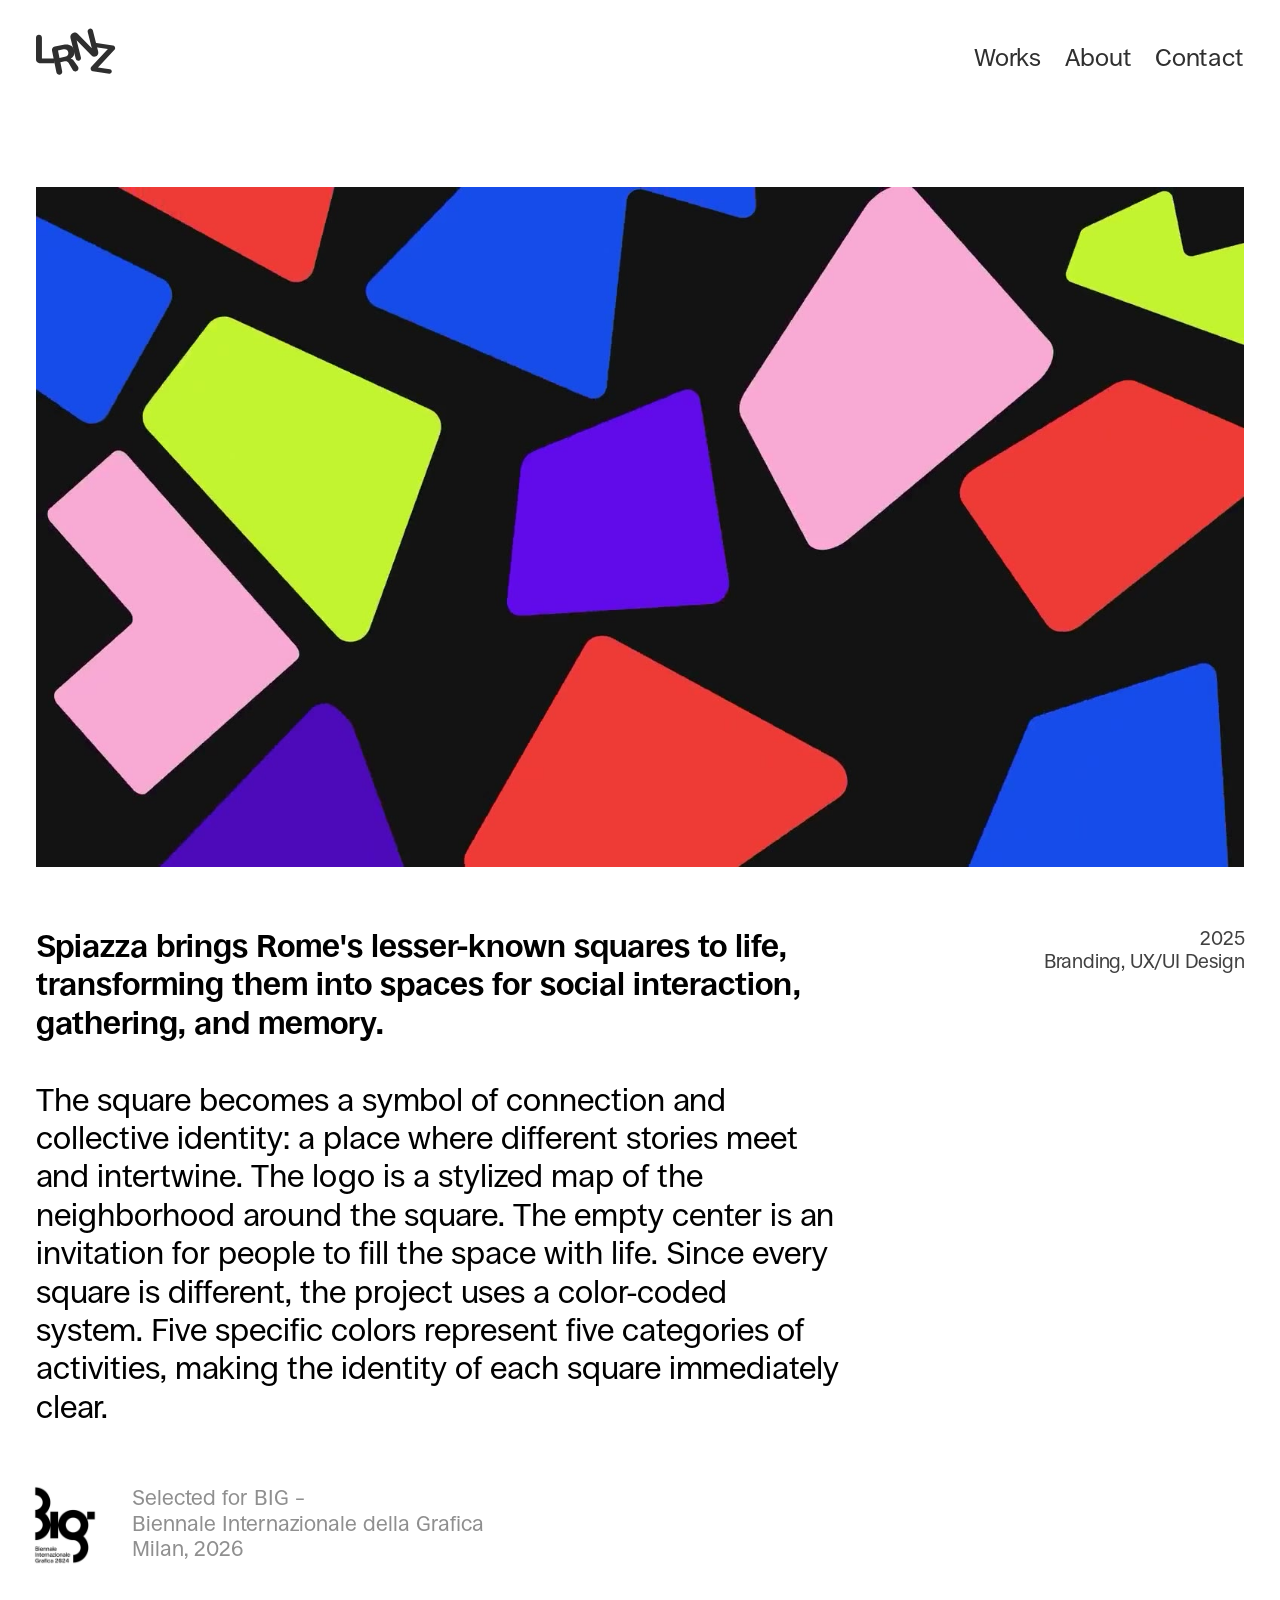
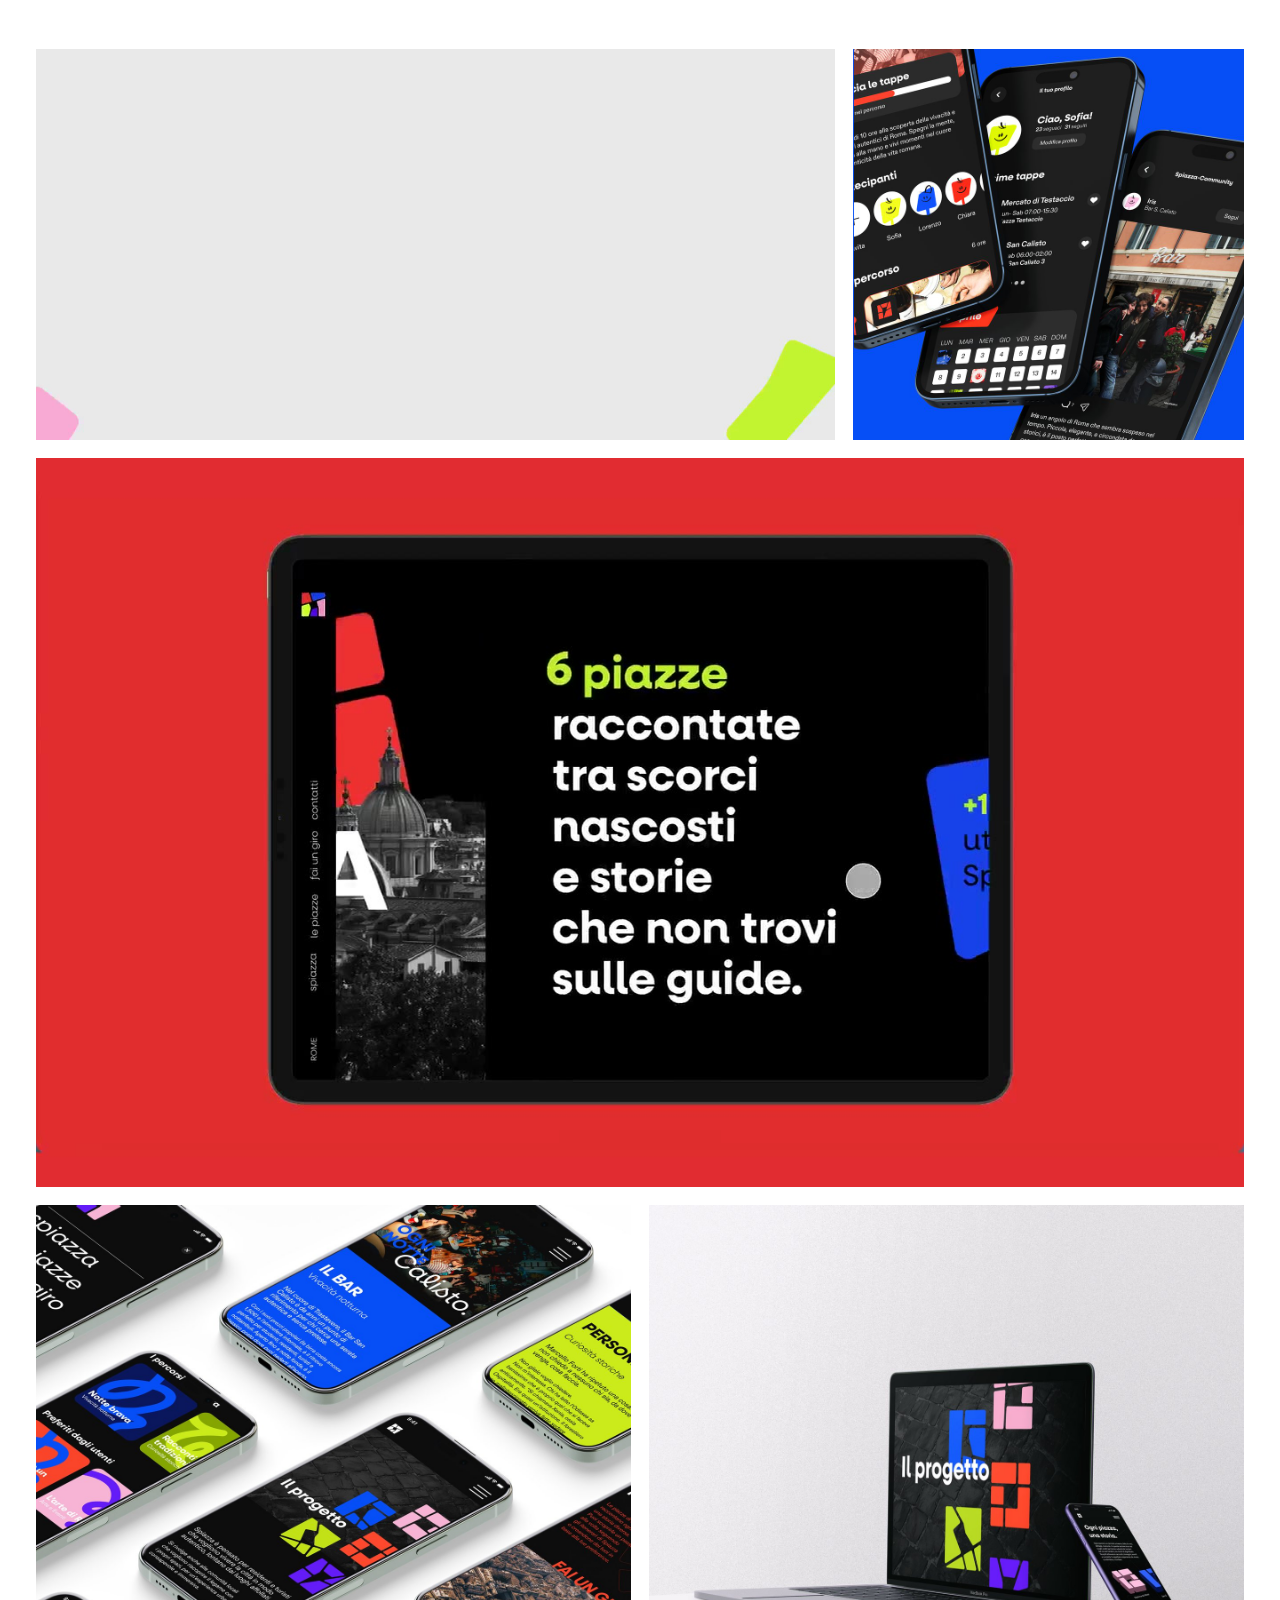
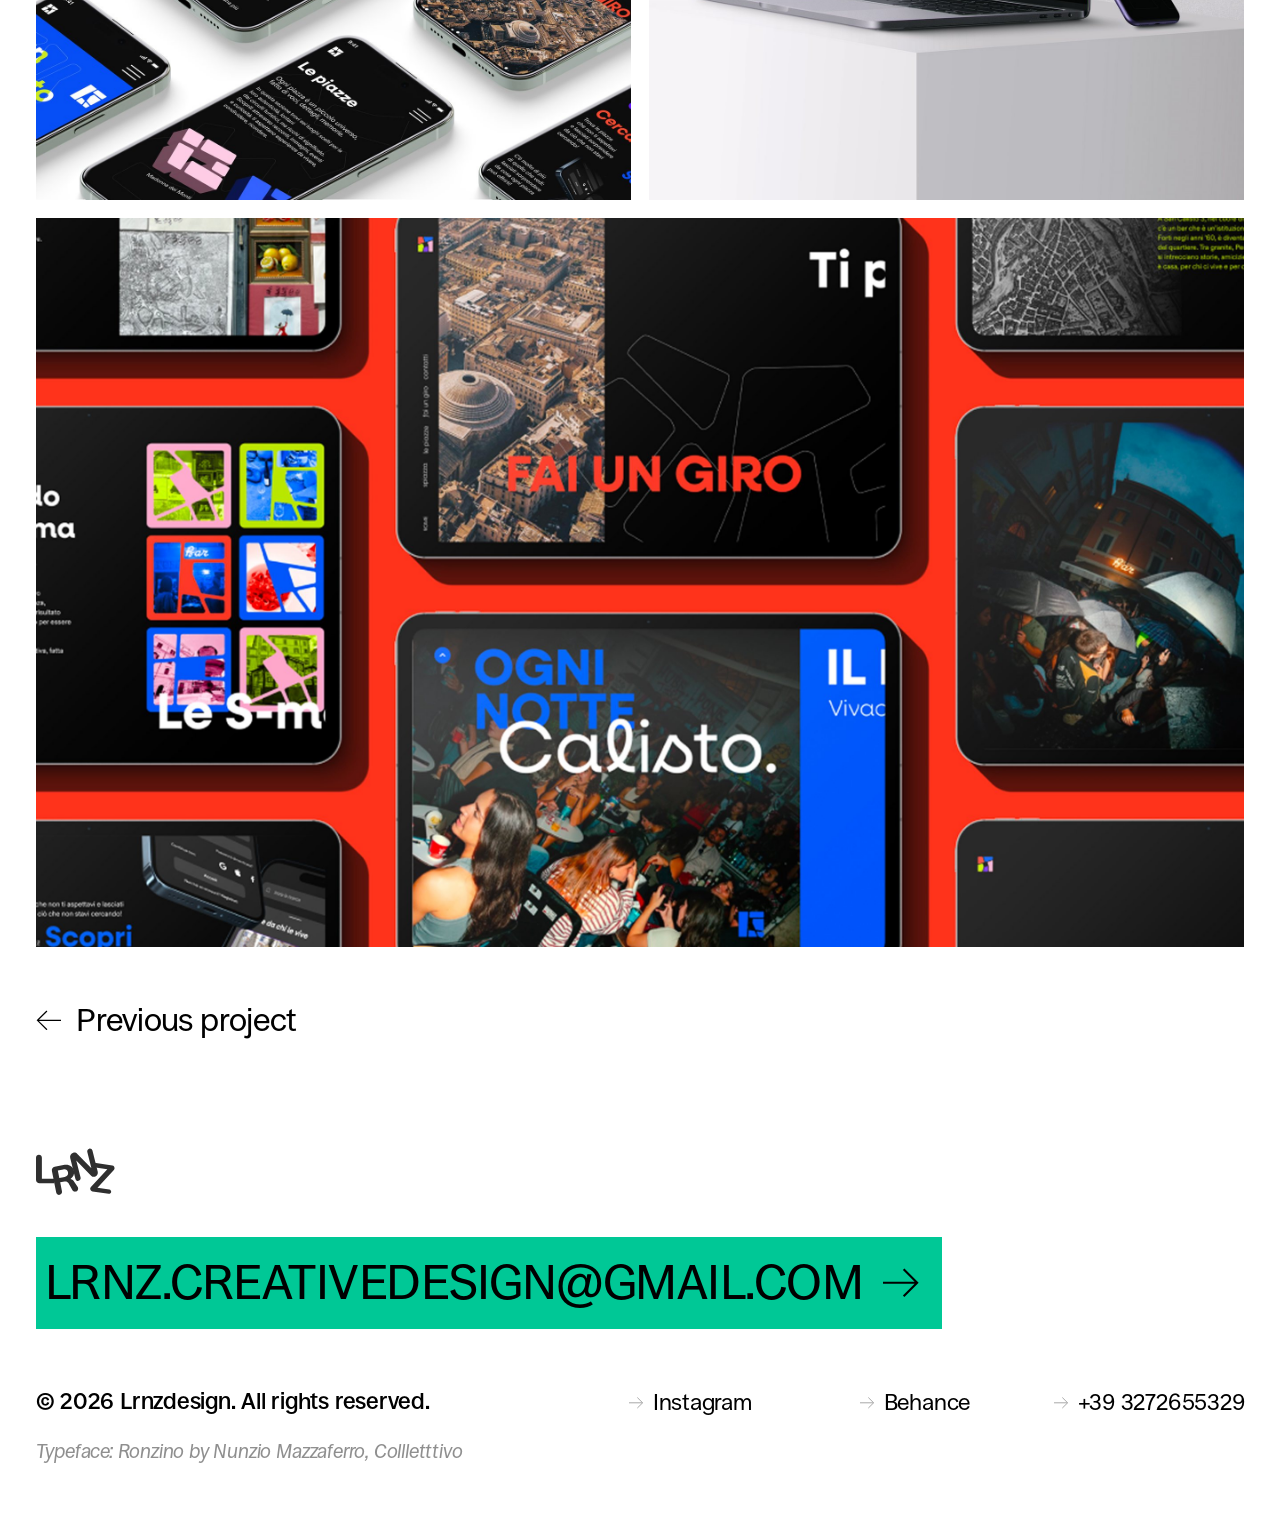
<file: works/spiazza.html>
<!doctype html>
<html lang="en">
<head>
  <meta charset="utf-8">
  <meta name="viewport" content="width=device-width, initial-scale=1">
  <title>Spiazza — LRNZ Lorenzo Passacantilli</title>
  <meta name="description" content="Spiazza: branding and app that turn Rome's lesser-known squares into places for gathering and memory.">
  <link rel="icon" href="../favicon.ico" sizes="any">
  <link rel="icon" type="image/png" sizes="32x32" href="../images/favicon-32.png">
  <link rel="apple-touch-icon" href="../images/apple-touch-icon.png">
  <link rel="canonical" href="https://lrnzdesign.com/works/spiazza.html">
  <meta property="og:url" content="https://lrnzdesign.com/works/spiazza.html">
  <meta property="og:site_name" content="LRNZ – Lorenzo Passacantilli">
  <meta property="og:type" content="website">
  <meta property="og:title" content="Spiazza — Lorenzo Passacantilli">
  <meta property="og:description" content="Spiazza: branding and app that turn Rome's lesser-known squares into places for gathering and memory.">
  <meta property="og:image" content="https://lrnzdesign.com/images/share-preview.jpg">
  <meta property="og:image:width" content="1200">
  <meta property="og:image:height" content="630">
  <meta name="twitter:card" content="summary_large_image">
  <link rel="stylesheet" href="../assets/css/style.css?v=202611101856">
</head>
<body class="page-project">

  <header class="site-header">
    <a class="logo" href="../index.html" aria-label="LRNZ — Home">
      <svg class="logo-svg" viewBox="0 0 55 33" width="55" height="33" fill="none" xmlns="http://www.w3.org/2000/svg" role="img" aria-label="LRNZ"><path d="M2.45454 24.299C1.09893 24.299 0 23.2 0 21.8444V6.68165C0 5.55174 0.915972 4.63577 2.04588 4.63577C3.17579 4.63577 4.09176 5.55174 4.09176 6.68165V21.0596H12.8436V24.299H2.45454Z" fill="#2F2F2F"/><path d="M16.4853 32.2139C15.3777 32.4374 14.2986 31.7208 14.075 30.6133L11.0748 15.7503C10.8065 14.4215 11.6663 13.1268 12.9951 12.8586L19.0564 11.635C22.9002 10.8591 25.773 12.4533 26.4308 15.7122C26.9031 18.0518 25.9707 20.1823 23.9832 21.2502C24.7132 21.2767 25.4998 21.7267 25.9858 22.4113L28.9416 26.5984C29.8438 27.8766 29.1345 29.6605 27.6009 29.97C26.6852 30.1549 25.7542 29.7317 25.2913 28.9203L22.5673 24.1449C22.0363 23.2375 20.9878 22.7825 19.8458 23.013L16.8377 23.6202L18.0859 29.8036C18.3095 30.9112 17.5929 31.9903 16.4853 32.2139ZM16.2417 20.6678L19.974 19.9144C21.7566 19.5545 22.6183 18.366 22.2865 16.7227C21.9661 15.135 20.7165 14.4017 18.9617 14.7559L15.2015 15.5149L16.2417 20.6678Z" fill="#2F2F2F"/><path d="M29.6982 22.5951C28.7092 22.8451 27.7048 22.2462 27.4548 21.2573L23.8132 6.85725C23.412 5.27083 24.3729 3.65956 25.9593 3.25838C26.9785 3.00063 28.058 3.30228 28.796 4.05106L38.565 13.9633L35.7158 2.69624C35.4657 1.70731 36.0646 0.7029 37.0536 0.452817C38.0425 0.202734 39.0469 0.801684 39.297 1.79061L42.9916 16.4003C43.3634 17.8709 42.4728 19.3646 41.0022 19.7365C40.0577 19.9753 39.0575 19.696 38.3734 19.0024L28.0474 8.53362L31.036 20.3516C31.2861 21.3406 30.6871 22.345 29.6982 22.5951Z" fill="#2F2F2F"/><path d="M39.3081 29.845C38.2918 29.6941 37.5902 28.7478 37.7411 27.7315C37.7969 27.3559 37.9663 27.0063 38.2266 26.7298L49.6628 14.5777L40.247 13.1794L40.6937 10.172L53.1436 12.0209C54.1378 12.1686 54.8241 13.0942 54.6764 14.0884C54.6222 14.4537 54.4582 14.7937 54.2061 15.0635L42.8092 27.2625L51.0445 28.4856C51.8827 28.61 52.4614 29.3905 52.3369 30.2287C52.2124 31.067 51.4319 31.6456 50.5937 31.5211L39.3081 29.845Z" fill="#2F2F2F"/></svg>
    </a>
    <button class="menu-toggle" type="button" aria-label="Menu" aria-expanded="false" aria-controls="nav">
      <span></span><span></span>
    </button>
    <nav class="nav" id="nav">
      <a href="../works.html">Works</a>
      <a href="../index.html#about">About</a>
      <a href="../index.html#contact">Contact</a>
      <div class="nav-extra">
        <ul class="nav-links">
          <li><a href="mailto:lrnz.creativedesign@gmail.com">lrnz.creativedesign@gmail.com</a></li>
          <li><a href="https://www.instagram.com/lrnz.design_/" target="_blank" rel="noopener" data-social="instagram">Instagram</a></li>
          <li><a href="https://www.behance.net/lorenzopassaca2" target="_blank" rel="noopener" data-social="behance">Behance</a></li>
        </ul>
        <p class="nav-legal">© 2026 Lrnzdesign. All rights reserved.<br><em>Typeface: Ronzino by Nunzio Mazzaferro, Collletttivo</em></p>
      </div>
    </nav>
  </header>

  <main class="project wrap">
    <h1 class="sr-only">Spiazza</h1>

    <div class="project-hero keep-ratio" style="background:#000; aspect-ratio:16/9">
      <video src="../images/spiazza/hero.mp4" poster="../images/spiazza/hero-poster.jpg" muted loop playsinline autoplay preload="metadata" width="1600" height="900" aria-label="Spiazza presentation film"></video>
    </div>

    <div class="project-intro">
      <div>
        <div class="project-text">
        <p class="lead">Spiazza brings Rome's lesser-known squares to life, transforming them into spaces for social interaction, gathering, and memory.</p>
        <p>The square becomes a symbol of connection and collective identity: a place where different stories meet and intertwine. The logo is a stylized map of the neighborhood around the square. The empty center is an invitation for people to fill the space with life. Since every square is different, the project uses a color-coded system. Five specific colors represent five categories of activities, making the identity of each square immediately clear.</p>
        </div>
        <div class="award">
          <img src="../images/impresso/big-logo.png" alt="BIG – Biennale Internazionale Grafica 2024 logo" width="124" height="124">
          <p>Selected for BIG –<br>Biennale Internazionale della Grafica<br>Milan, 2026</p>
        </div>
      </div>
      <p class="project-meta">2025<br>Branding, UX/UI Design</p>
    </div>

    <div class="gallery">
      <div class="g-row custom" style="--cols: 898fr 440fr">
        <div class="g-item" style="aspect-ratio: 898 / 440; background: #e8e8e8"><video src="../images/spiazza/01.mp4" poster="../images/spiazza/01-poster.jpg" muted loop playsinline autoplay preload="metadata" width="1600" height="784" aria-label="Spiazza logo animation"></video></div>
        <div class="g-item" style="aspect-ratio: 1"><img src="../images/spiazza/02.jpg" alt="Profile, route and community screens of the Spiazza app" width="880" height="880" loading="lazy"></div>
      </div>
      <div class="g-row cols-1">
        <div class="g-item wide"><video src="../images/spiazza/03.mp4" poster="../images/spiazza/03-poster.jpg" muted loop playsinline autoplay preload="metadata" width="1440" height="868" aria-label="Browsing the Spiazza website on a tablet"></video></div>
      </div>
      <div class="g-row cols-2">
        <div class="g-item"><img src="../images/spiazza/04.jpg" alt="Spiazza app screens on a grid of phones" width="1340" height="1340" loading="lazy"></div>
        <div class="g-item"><img src="../images/spiazza/05.jpg" alt="Spiazza website on a laptop and a phone" width="1340" height="1340" loading="lazy"></div>
      </div>
      <div class="g-row cols-1">
        <div class="g-item wide"><img src="../images/spiazza/06.jpg" alt="Spiazza website pages on tablets over a red background" width="2720" height="1640" loading="lazy"></div>
      </div>
    </div>

    <nav class="project-nav" aria-label="Projects">
      <a class="prev" href="nnamo.html"><svg viewBox="0 0 29 23.5" fill="none" stroke="currentColor" stroke-width="1.4" aria-hidden="true"><path d="M29 11.75H1.4M12.4 1.1 1.7 11.75l10.7 10.65"/></svg><span>Previous project</span></a>
    </nav>
  </main>

  <footer class="site-footer">
    <a class="footer-logo" href="../index.html" aria-label="LRNZ — Home">
      <img src="../images/logo.svg" alt="LRNZ" width="55" height="33">
    </a>
    <a class="footer-mail" href="mailto:lrnz.creativedesign@gmail.com">
      <span>LRNZ.CREATIVEDESIGN@GMAIL.COM</span>
      <svg viewBox="0 0 41 33.2" fill="none" stroke="currentColor" stroke-width="2.4" aria-hidden="true"><path d="M0 16.6h38.5M23.3 1.4l15.2 15.2-15.2 15.2"/></svg>
    </a>
    <div class="footer-bottom">
      <p class="footer-rights">© 2026 Lrnzdesign. All rights reserved.</p>
      <ul class="footer-links">
        <li><a href="https://www.instagram.com/lrnz.design_/" target="_blank" rel="noopener" data-social="instagram"><svg viewBox="0 0 16.2 13.1" fill="none" stroke="currentColor" stroke-width="1.1" aria-hidden="true"><path d="M0 6.55h15.4M9.4.6l6 5.95-6 5.95"/></svg>Instagram</a></li>
        <li><a href="https://www.behance.net/lorenzopassaca2" target="_blank" rel="noopener" data-social="behance"><svg viewBox="0 0 16.2 13.1" fill="none" stroke="currentColor" stroke-width="1.1" aria-hidden="true"><path d="M0 6.55h15.4M9.4.6l6 5.95-6 5.95"/></svg>Behance</a></li>
        <li><a href="tel:+393272655329"><svg viewBox="0 0 16.2 13.1" fill="none" stroke="currentColor" stroke-width="1.1" aria-hidden="true"><path d="M0 6.55h15.4M9.4.6l6 5.95-6 5.95"/></svg>+39 3272655329</a></li>
      </ul>
    </div>
    <p class="footer-credit">Typeface: Ronzino by Nunzio Mazzaferro, Collletttivo</p>
  </footer>

  <script src="../assets/js/main.js?v=202611101856"></script>
</body>
</html>
</file>
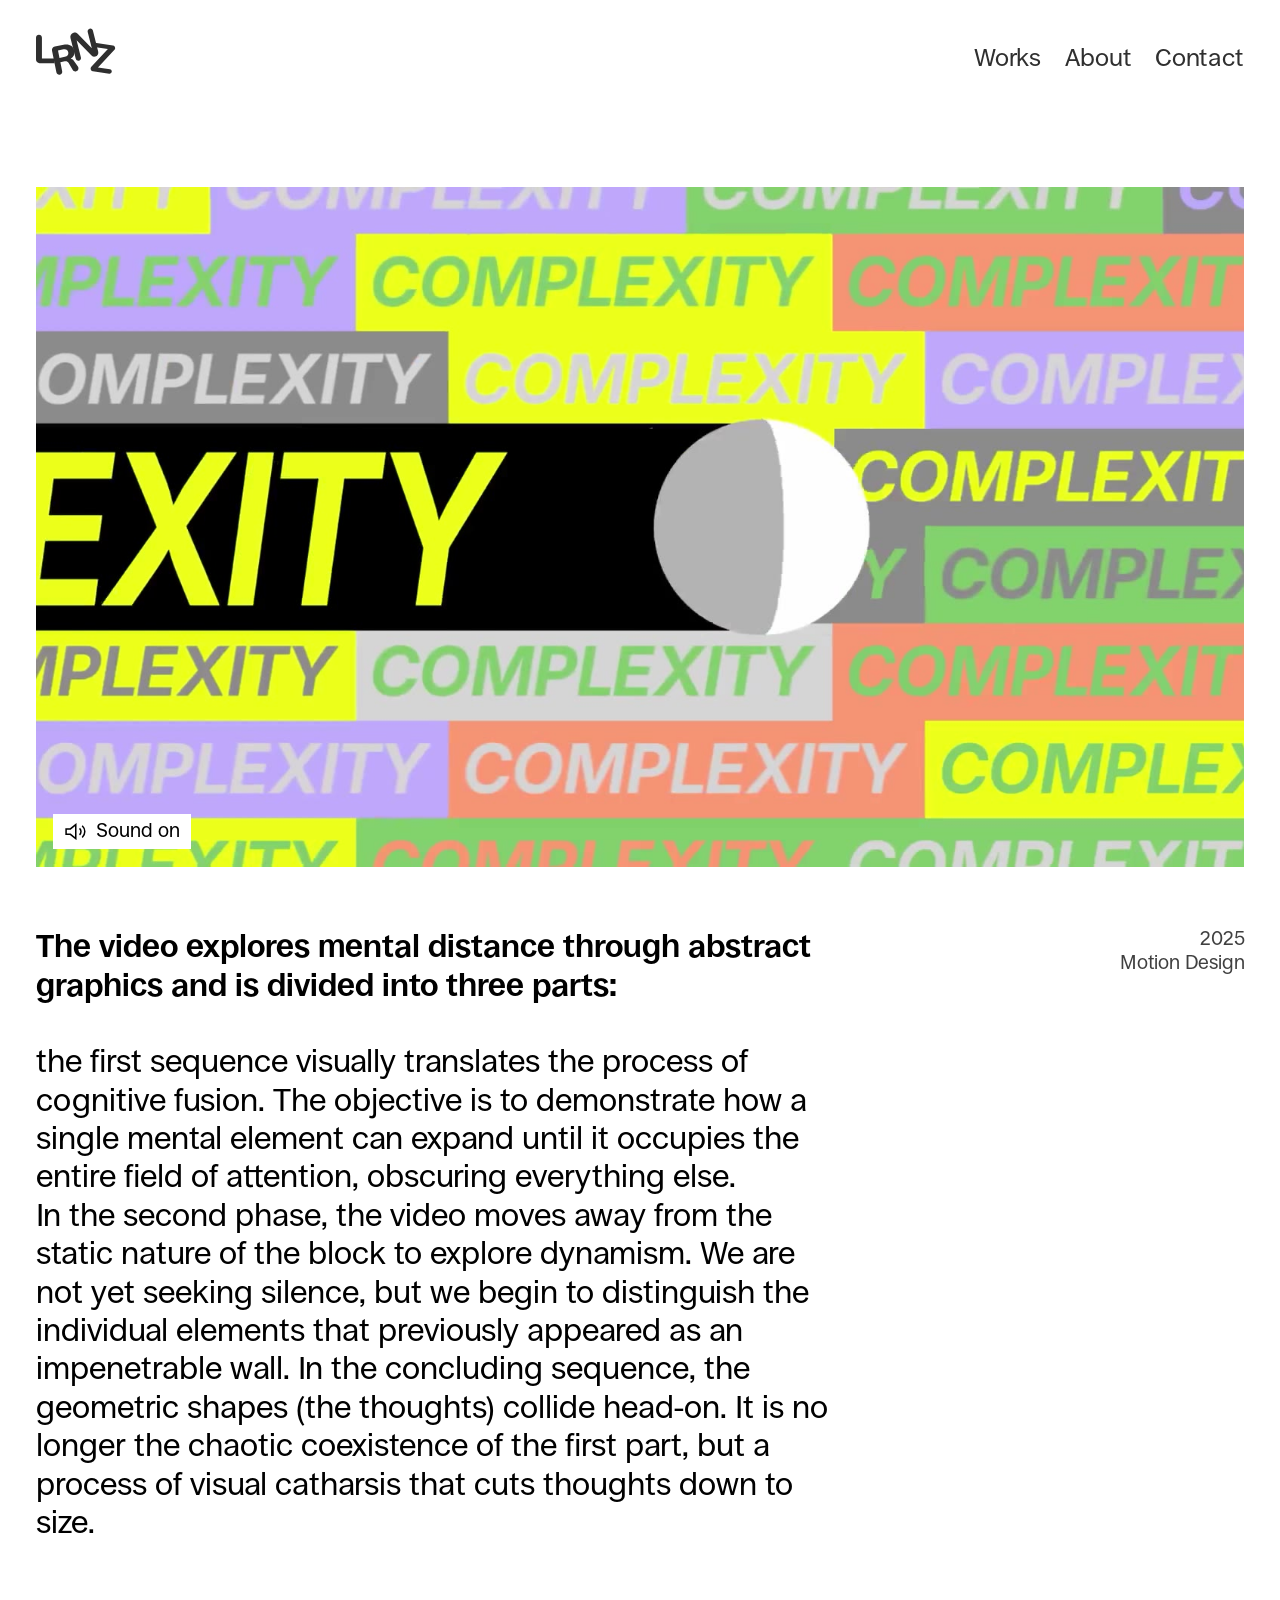
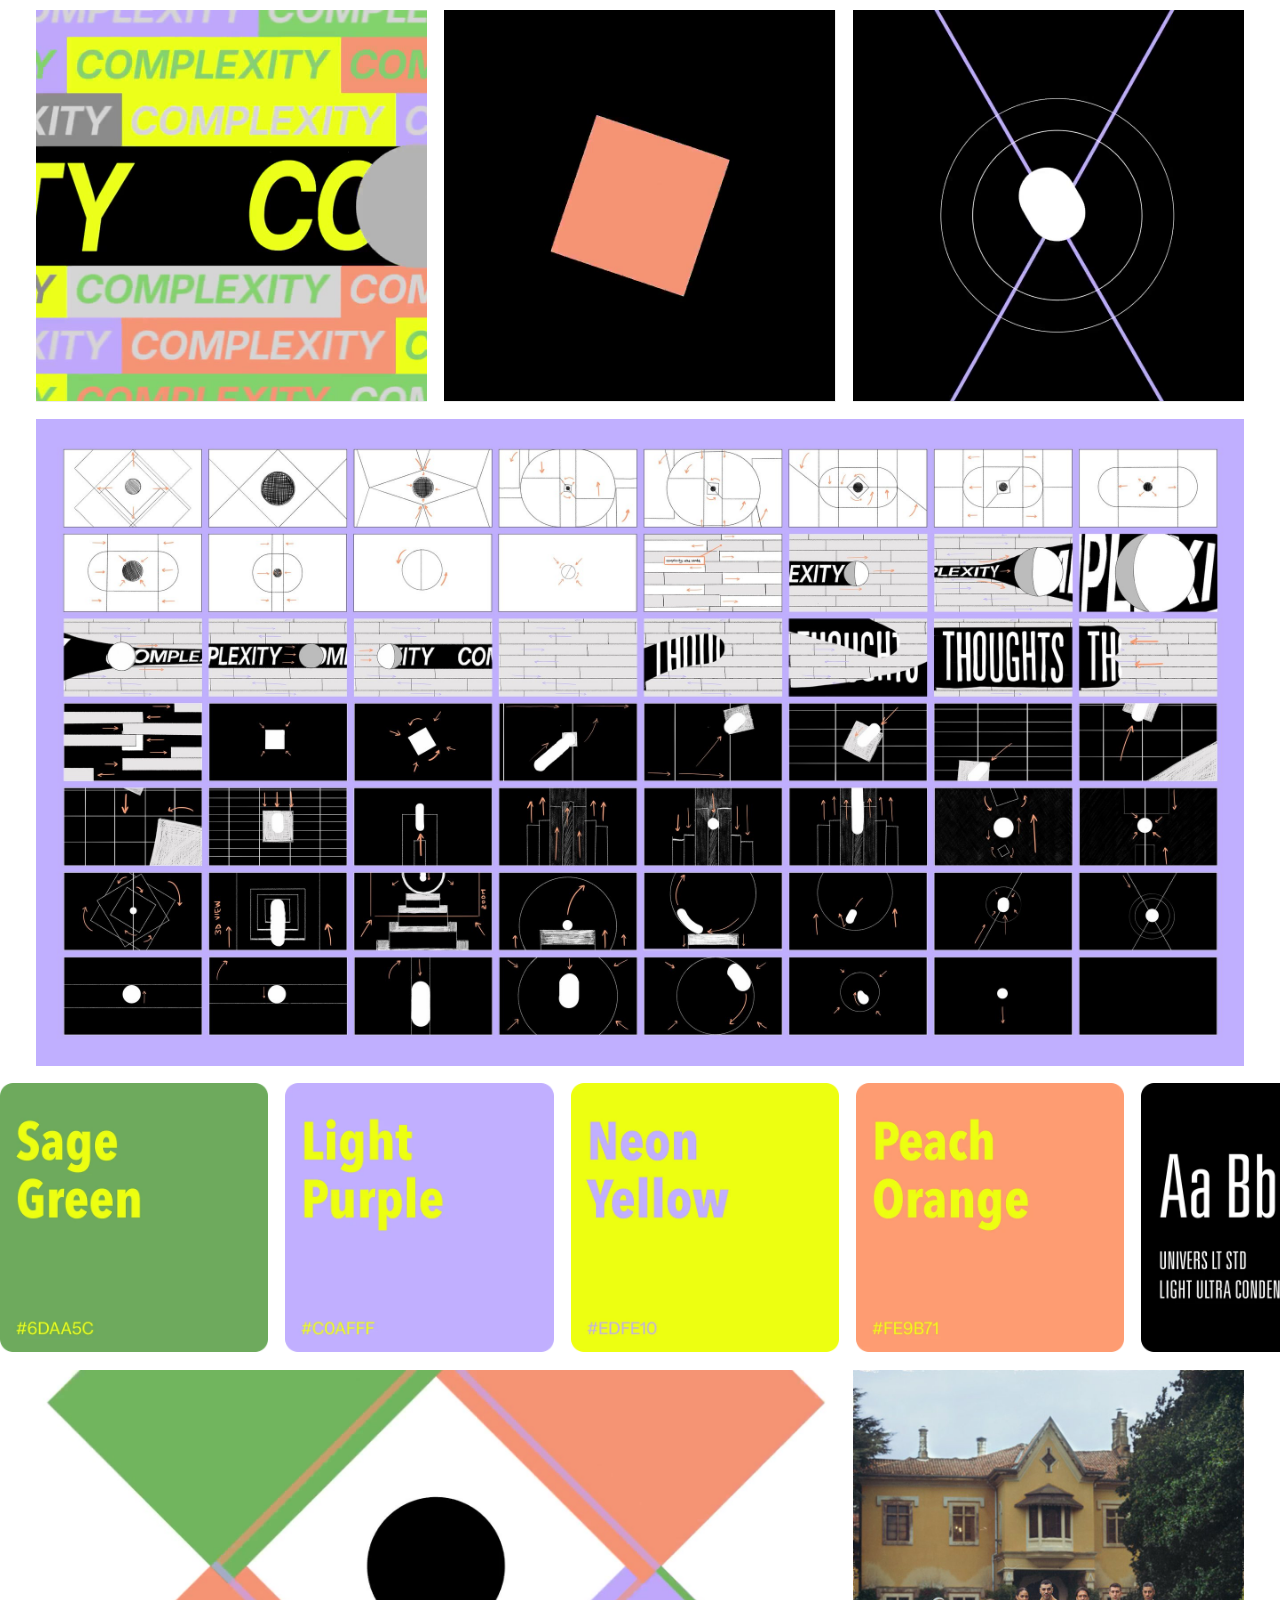
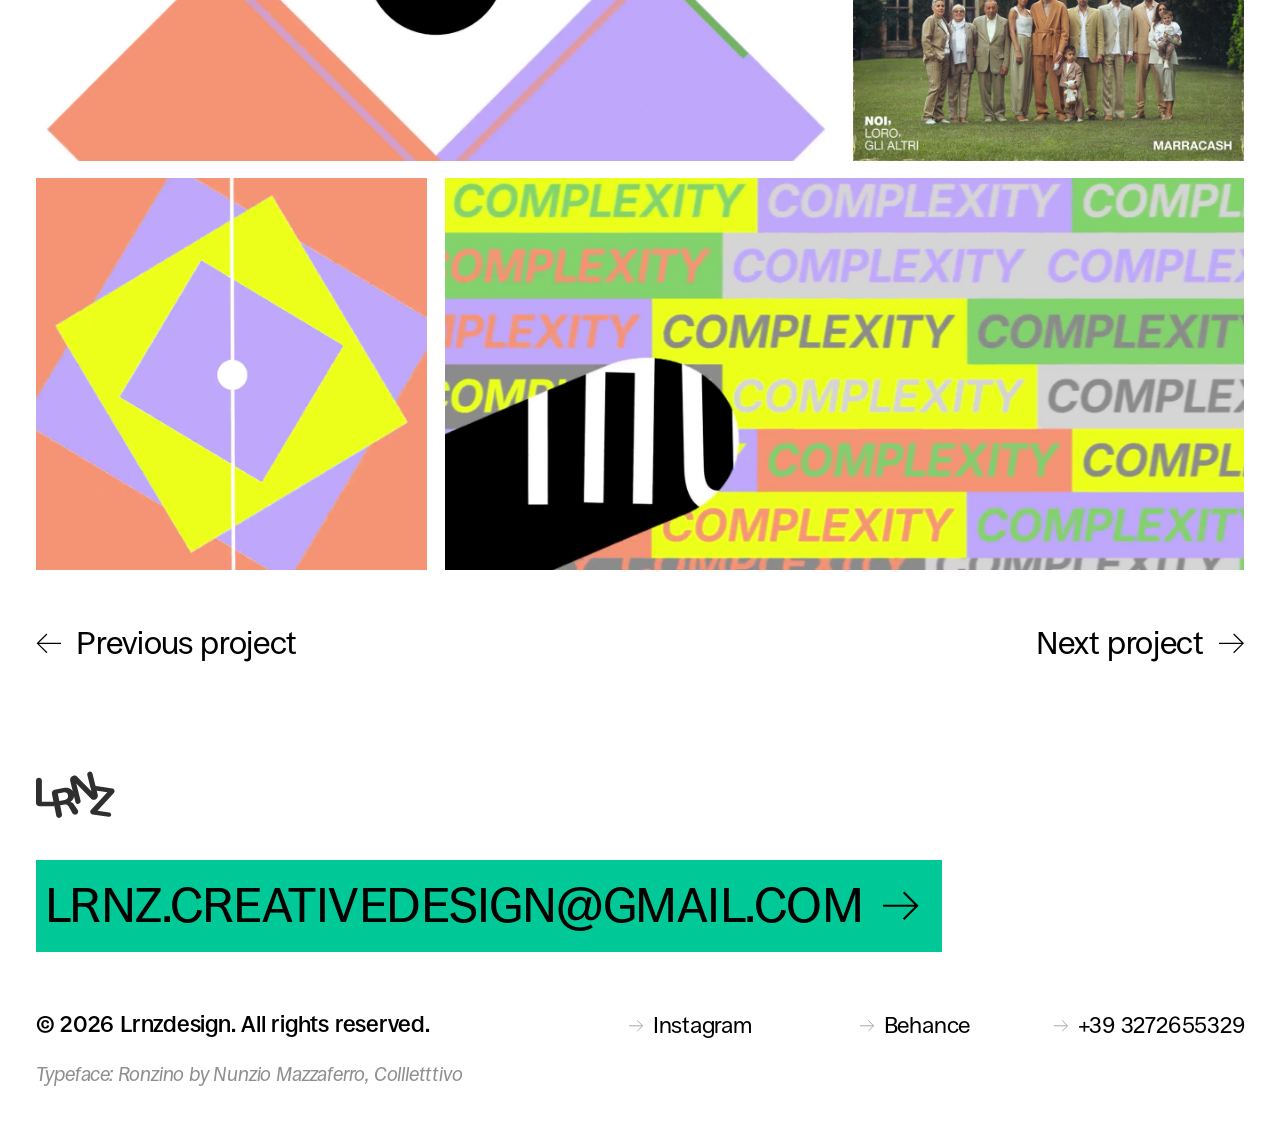
<file: works/the-weight-of-thoughts.html>
<!doctype html>
<html lang="en">
<head>
  <meta charset="utf-8">
  <meta name="viewport" content="width=device-width, initial-scale=1">
  <title>The weight of thoughts — LRNZ Lorenzo Passacantilli</title>
  <meta name="description" content="The weight of thoughts: a motion design short exploring mental distance through abstract graphics.">
  <link rel="icon" href="../favicon.ico" sizes="any">
  <link rel="icon" type="image/png" sizes="32x32" href="../images/favicon-32.png">
  <link rel="apple-touch-icon" href="../images/apple-touch-icon.png">
  <link rel="canonical" href="https://lrnzdesign.com/works/the-weight-of-thoughts.html">
  <meta property="og:url" content="https://lrnzdesign.com/works/the-weight-of-thoughts.html">
  <meta property="og:site_name" content="LRNZ – Lorenzo Passacantilli">
  <meta property="og:type" content="website">
  <meta property="og:title" content="The weight of thoughts — Lorenzo Passacantilli">
  <meta property="og:description" content="The weight of thoughts: a motion design short exploring mental distance through abstract graphics.">
  <meta property="og:image" content="https://lrnzdesign.com/images/share-preview.jpg">
  <meta property="og:image:width" content="1200">
  <meta property="og:image:height" content="630">
  <meta name="twitter:card" content="summary_large_image">
  <link rel="stylesheet" href="../assets/css/style.css?v=202611101856">
</head>
<body class="page-project">

  <header class="site-header">
    <a class="logo" href="../index.html" aria-label="LRNZ — Home">
      <svg class="logo-svg" viewBox="0 0 55 33" width="55" height="33" fill="none" xmlns="http://www.w3.org/2000/svg" role="img" aria-label="LRNZ"><path d="M2.45454 24.299C1.09893 24.299 0 23.2 0 21.8444V6.68165C0 5.55174 0.915972 4.63577 2.04588 4.63577C3.17579 4.63577 4.09176 5.55174 4.09176 6.68165V21.0596H12.8436V24.299H2.45454Z" fill="#2F2F2F"/><path d="M16.4853 32.2139C15.3777 32.4374 14.2986 31.7208 14.075 30.6133L11.0748 15.7503C10.8065 14.4215 11.6663 13.1268 12.9951 12.8586L19.0564 11.635C22.9002 10.8591 25.773 12.4533 26.4308 15.7122C26.9031 18.0518 25.9707 20.1823 23.9832 21.2502C24.7132 21.2767 25.4998 21.7267 25.9858 22.4113L28.9416 26.5984C29.8438 27.8766 29.1345 29.6605 27.6009 29.97C26.6852 30.1549 25.7542 29.7317 25.2913 28.9203L22.5673 24.1449C22.0363 23.2375 20.9878 22.7825 19.8458 23.013L16.8377 23.6202L18.0859 29.8036C18.3095 30.9112 17.5929 31.9903 16.4853 32.2139ZM16.2417 20.6678L19.974 19.9144C21.7566 19.5545 22.6183 18.366 22.2865 16.7227C21.9661 15.135 20.7165 14.4017 18.9617 14.7559L15.2015 15.5149L16.2417 20.6678Z" fill="#2F2F2F"/><path d="M29.6982 22.5951C28.7092 22.8451 27.7048 22.2462 27.4548 21.2573L23.8132 6.85725C23.412 5.27083 24.3729 3.65956 25.9593 3.25838C26.9785 3.00063 28.058 3.30228 28.796 4.05106L38.565 13.9633L35.7158 2.69624C35.4657 1.70731 36.0646 0.7029 37.0536 0.452817C38.0425 0.202734 39.0469 0.801684 39.297 1.79061L42.9916 16.4003C43.3634 17.8709 42.4728 19.3646 41.0022 19.7365C40.0577 19.9753 39.0575 19.696 38.3734 19.0024L28.0474 8.53362L31.036 20.3516C31.2861 21.3406 30.6871 22.345 29.6982 22.5951Z" fill="#2F2F2F"/><path d="M39.3081 29.845C38.2918 29.6941 37.5902 28.7478 37.7411 27.7315C37.7969 27.3559 37.9663 27.0063 38.2266 26.7298L49.6628 14.5777L40.247 13.1794L40.6937 10.172L53.1436 12.0209C54.1378 12.1686 54.8241 13.0942 54.6764 14.0884C54.6222 14.4537 54.4582 14.7937 54.2061 15.0635L42.8092 27.2625L51.0445 28.4856C51.8827 28.61 52.4614 29.3905 52.3369 30.2287C52.2124 31.067 51.4319 31.6456 50.5937 31.5211L39.3081 29.845Z" fill="#2F2F2F"/></svg>
    </a>
    <button class="menu-toggle" type="button" aria-label="Menu" aria-expanded="false" aria-controls="nav">
      <span></span><span></span>
    </button>
    <nav class="nav" id="nav">
      <a href="../works.html">Works</a>
      <a href="../index.html#about">About</a>
      <a href="../index.html#contact">Contact</a>
      <div class="nav-extra">
        <ul class="nav-links">
          <li><a href="mailto:lrnz.creativedesign@gmail.com">lrnz.creativedesign@gmail.com</a></li>
          <li><a href="https://www.instagram.com/lrnz.design_/" target="_blank" rel="noopener" data-social="instagram">Instagram</a></li>
          <li><a href="https://www.behance.net/lorenzopassaca2" target="_blank" rel="noopener" data-social="behance">Behance</a></li>
        </ul>
        <p class="nav-legal">© 2026 Lrnzdesign. All rights reserved.<br><em>Typeface: Ronzino by Nunzio Mazzaferro, Collletttivo</em></p>
      </div>
    </nav>
  </header>

  <main class="project wrap">
    <h1 class="sr-only">The weight of thoughts</h1>

    <div class="sound-hero" role="button" tabindex="0" aria-label="Play the film with sound">
      <video src="../images/twot/hero.mp4" poster="../images/twot/hero-poster.jpg" muted loop playsinline autoplay preload="auto" width="1600" height="900"></video>
      <button class="sound-toggle" type="button" tabindex="-1"><svg viewBox="0 0 20 16" fill="none" stroke="currentColor" stroke-width="1.4" aria-hidden="true"><path d="M1 5.5h4l5-4v13l-5-4H1z"/><path d="M13.5 5a4 4 0 0 1 0 6M16 2.5a7.5 7.5 0 0 1 0 11"/></svg><span>Sound on</span></button>
    </div>

    <div class="project-intro">
      <div class="project-text">
        <p class="lead">The video explores mental distance through abstract graphics and is divided into three parts:</p>
        <p>the first sequence visually translates the process of cognitive fusion. The objective is to demonstrate how a single mental element can expand until it occupies the entire field of attention, obscuring everything else.</p>
        <p style="margin-top:0">In the second phase, the video moves away from the static nature of the block to explore dynamism. We are not yet seeking silence, but we begin to distinguish the individual elements that previously appeared as an impenetrable wall. In the concluding sequence, the geometric shapes (the thoughts) collide head-on. It is no longer the chaotic coexistence of the first part, but a process of visual catharsis that cuts thoughts down to size.</p>
      </div>
      <p class="project-meta">2025<br>Motion Design</p>
    </div>

    <div class="gallery">
      <div class="g-row cols-3">
        <div class="g-item"><video src="../images/twot/01.mp4" poster="../images/twot/01-poster.jpg" muted loop playsinline autoplay preload="metadata" width="880" height="880" aria-label="“Complexity” wall with a white sphere"></video></div>
        <div class="g-item"><video src="../images/twot/02.mp4" poster="../images/twot/02-poster.jpg" muted loop playsinline autoplay preload="metadata" width="880" height="880" aria-label="Orange square and white pill on black"></video></div>
        <div class="g-item"><video src="../images/twot/03.mp4" poster="../images/twot/03-poster.jpg" muted loop playsinline autoplay preload="metadata" width="880" height="880" aria-label="White pill on a lilac band"></video></div>
      </div>

      <div class="storyboard">
        <img src="../images/twot/storyboard.jpg" alt="Storyboard of the film: hand-drawn frames with motion arrows" width="2720" height="1454" loading="lazy">
      </div>

      <div class="cards" aria-label="Palette and typefaces">
        <div class="cards-track">
          <img src="../images/twot/card-1.webp" alt="Sage Green #6DAA5C" width="604" height="604">
          <img src="../images/twot/card-2.webp" alt="Light Purple #C0AFFF" width="604" height="604">
          <img src="../images/twot/card-3.webp" alt="Neon Yellow #EDFE10" width="604" height="604">
          <img src="../images/twot/card-4.webp" alt="Peach Orange #FE9B71" width="604" height="604">
          <img src="../images/twot/card-5.webp" alt="Typeface: Univers LT Std Light Ultra Condensed" width="604" height="604">
          <img src="../images/twot/card-6.webp" alt="Typeface: Avenir Next Condensed Bold" width="604" height="604">
        </div>
      </div>

      <div class="g-row custom" style="--cols: 900fr 440fr">
        <div class="g-item" style="aspect-ratio: 900 / 440"><video src="../images/twot/04.mp4" poster="../images/twot/04-poster.jpg" muted loop playsinline autoplay preload="metadata" width="1800" height="880" aria-label="Opening shapes in green, lilac, peach and yellow"></video></div>
        <div class="g-item" style="aspect-ratio: 1"><img src="../images/twot/cover.jpg" alt="Cover of the album “Noi, loro, gli altri” by Marracash" width="880" height="880" loading="lazy"></div>
      </div>
      <div class="g-row custom" style="--cols: 440fr 898fr">
        <div class="g-item" style="aspect-ratio: 1"><video src="../images/twot/05.mp4" poster="../images/twot/05-poster.jpg" muted loop playsinline autoplay preload="metadata" width="880" height="880" aria-label="White circle on peach with falling shapes"></video></div>
        <div class="g-item" style="aspect-ratio: 898 / 440"><video src="../images/twot/06.mp4" poster="../images/twot/06-poster.jpg" muted loop playsinline autoplay preload="metadata" width="1796" height="880" aria-label="“Complexity” and “Thoughts” lettering sequence"></video></div>
      </div>
    </div>

    <nav class="project-nav" aria-label="Projects">
      <a class="prev" href="arbeer-font.html"><svg viewBox="0 0 29 23.5" fill="none" stroke="currentColor" stroke-width="1.4" aria-hidden="true"><path d="M29 11.75H1.4M12.4 1.1 1.7 11.75l10.7 10.65"/></svg><span>Previous project</span></a>
      <a class="next" href="nnamo.html"><span>Next project</span><svg viewBox="0 0 29 23.5" fill="none" stroke="currentColor" stroke-width="1.4" aria-hidden="true"><path d="M0 11.75h27.6M16.6 1.1l10.7 10.65-10.7 10.65"/></svg></a>
    </nav>
  </main>

  <footer class="site-footer">
    <a class="footer-logo" href="../index.html" aria-label="LRNZ — Home">
      <img src="../images/logo.svg" alt="LRNZ" width="55" height="33">
    </a>
    <a class="footer-mail" href="mailto:lrnz.creativedesign@gmail.com">
      <span>LRNZ.CREATIVEDESIGN@GMAIL.COM</span>
      <svg viewBox="0 0 41 33.2" fill="none" stroke="currentColor" stroke-width="2.4" aria-hidden="true"><path d="M0 16.6h38.5M23.3 1.4l15.2 15.2-15.2 15.2"/></svg>
    </a>
    <div class="footer-bottom">
      <p class="footer-rights">© 2026 Lrnzdesign. All rights reserved.</p>
      <ul class="footer-links">
        <li><a href="https://www.instagram.com/lrnz.design_/" target="_blank" rel="noopener" data-social="instagram"><svg viewBox="0 0 16.2 13.1" fill="none" stroke="currentColor" stroke-width="1.1" aria-hidden="true"><path d="M0 6.55h15.4M9.4.6l6 5.95-6 5.95"/></svg>Instagram</a></li>
        <li><a href="https://www.behance.net/lorenzopassaca2" target="_blank" rel="noopener" data-social="behance"><svg viewBox="0 0 16.2 13.1" fill="none" stroke="currentColor" stroke-width="1.1" aria-hidden="true"><path d="M0 6.55h15.4M9.4.6l6 5.95-6 5.95"/></svg>Behance</a></li>
        <li><a href="tel:+393272655329"><svg viewBox="0 0 16.2 13.1" fill="none" stroke="currentColor" stroke-width="1.1" aria-hidden="true"><path d="M0 6.55h15.4M9.4.6l6 5.95-6 5.95"/></svg>+39 3272655329</a></li>
      </ul>
    </div>
    <p class="footer-credit">Typeface: Ronzino by Nunzio Mazzaferro, Collletttivo</p>
  </footer>

  <script src="../assets/js/main.js?v=202611101856"></script>
</body>
</html>
</file>
<file: assets/css/style.css>
/* =========================================================
   LRNZ — Portfolio di Lorenzo Passacantilli
   Misure dal file Figma "portfolio", frame desktop 1440 px
   e frame mobile 375 px.
   ========================================================= */

/* ---------- Font ----------
   Ronzino (Collletttivo) e Nunito: entrambi SIL Open Font License,
   le licenze sono nella cartella /fonts. */
@font-face { font-family: "Nunito"; font-weight: 700; font-style: normal; font-display: swap;
  src: url("../../fonts/Nunito-Bold.woff") format("woff"), url("../../fonts/Nunito-Bold.ttf") format("truetype"); }
@font-face { font-family: "Ronzino"; font-weight: 400; font-style: normal; font-display: swap;
  src: url("../../fonts/Ronzino-Regular.woff") format("woff"), url("../../fonts/Ronzino-Regular.otf") format("opentype"); }
@font-face { font-family: "Ronzino"; font-weight: 400; font-style: italic; font-display: swap;
  src: url("../../fonts/Ronzino-Oblique.woff") format("woff"), url("../../fonts/Ronzino-Oblique.otf") format("opentype"); }
@font-face { font-family: "Ronzino"; font-weight: 500; font-style: normal; font-display: swap;
  src: url("../../fonts/Ronzino-Medium.woff") format("woff"), url("../../fonts/Ronzino-Medium.otf") format("opentype"); }
@font-face { font-family: "Ronzino"; font-weight: 500; font-style: italic; font-display: swap;
  src: url("../../fonts/Ronzino-MediumOblique.woff") format("woff"), url("../../fonts/Ronzino-MediumOblique.otf") format("opentype"); }
@font-face { font-family: "Ronzino"; font-weight: 700; font-style: normal; font-display: swap;
  src: url("../../fonts/Ronzino-Bold.woff") format("woff"), url("../../fonts/Ronzino-Bold.otf") format("opentype"); }
@font-face { font-family: "Ronzino"; font-weight: 700; font-style: italic; font-display: swap;
  src: url("../../fonts/Ronzino-BoldOblique.woff") format("woff"), url("../../fonts/Ronzino-BoldOblique.otf") format("opentype"); }

:root {
  --ink: #2f2f2f;
  --black: #000;
  --grey: #8f8f8f;
  --grey-meta: #404040;
  --green: #00c896;       /* barra della mail */
  --green-soft: #55db9c;  /* fascetta "coffee" */
  --green-nav: #7cd8a1;   /* rettangolo hover del menu */
  --bg: #fff;

  --font-body: "Ronzino", "Helvetica Neue", Helvetica, Arial, sans-serif;
  --font-display: "Nunito", "Helvetica Neue", Arial, sans-serif;

  /* scala fluida: il valore massimo è quello di Figma a 1440 px */
  --gutter: clamp(16px, 2.78vw, 40px);
  --gap: clamp(9px, 1.39vw, 20px);
  --row-gap: clamp(9px, 1.53vw, 22px);
  --fs-hero: clamp(43px, 6.8vw, 98px);
  --fs-nav: clamp(16px, 1.94vw, 28px);
  --fs-label: clamp(14px, 1.8vw, 26px);
  --fs-about-lead: clamp(20px, 3.2vw, 46px);
  --fs-about: clamp(16px, 2.5vw, 36px);
  --fs-links: clamp(13px, 1.78vw, 25.7px);
  --fs-meta: clamp(12px, 1.53vw, 22px);
  --fs-mail: clamp(15px, 3.89vw, 56px);
}

*, *::before, *::after { box-sizing: border-box; }
html { -webkit-text-size-adjust: 100%; scroll-behavior: smooth; overflow-x: clip; }
body {
  margin: 0;
  background: var(--bg);
  color: var(--ink);
  font-family: var(--font-body);
  -webkit-font-smoothing: antialiased;
  overflow-x: clip;
}
img { display: block; max-width: 100%; }
a { color: inherit; text-decoration: none; }
p { margin: 0; }
h1 { margin: 0; font-weight: 400; }

.wrap { width: 100%; max-width: 1440px; margin-inline: auto; padding-inline: var(--gutter); }

/* ---------- Header ---------- */
/* navbar sempre fissata in alto, con fondo bianco a tutta larghezza */
.site-header {
  position: sticky; top: 0; z-index: 50;
  display: flex; align-items: flex-start; justify-content: space-between;
  max-width: 1440px; margin-inline: auto;
  padding: clamp(20px, 2.2vw, 32px) var(--gutter) clamp(14px, 1.5vw, 22px);
}
.site-header::before {
  content: ""; position: absolute; top: 0; bottom: 0; left: -100vmax; right: -100vmax;
  background: var(--bg); z-index: -1;
}

/* Logo LRNZ (102×59 px in Figma) */
.logo { display: block; flex: none; }
.logo img { width: clamp(55px, 6.22vw, 89.6px); height: auto; }
.logo-svg { display: block; width: clamp(55px, 6.22vw, 89.6px); height: auto; overflow: visible; }
.logo-svg path { transform-box: fill-box; transform-origin: 50% 60%; }
/* a ogni tocco del menu le lettere traballano sul posto, ognuna a modo suo */
.logo.wobble path { animation: logo-wobble .55s cubic-bezier(.3,.7,.4,1) both; }
.logo.wobble path:nth-child(2) { animation-delay: .04s; animation-direction: reverse; }
.logo.wobble path:nth-child(3) { animation-delay: .08s; }
.logo.wobble path:nth-child(4) { animation-delay: .12s; animation-direction: reverse; }
@keyframes logo-wobble {
  0%   { transform: none; }
  20%  { transform: translateY(-1.5px) rotate(-9deg); }
  40%  { transform: translateY(1px) rotate(7deg); }
  60%  { transform: translateY(-.6px) rotate(-4deg); }
  80%  { transform: rotate(2deg); }
  100% { transform: none; }
}

.nav { display: flex; gap: clamp(14px, 1.7vw, 24px); padding-top: clamp(0px, 1.25vw, 18px); }
.nav a {
  display: inline-block;
  font-size: var(--fs-nav); line-height: 1.1; letter-spacing: -0.01em;
  padding: 0 .04em;
}
/* hover: il rettangolo verde compare e basta, senza animazione */
.nav a:hover, .nav a:focus-visible { background: var(--green-nav); outline: none; }

.menu-toggle { display: none; }
.nav-extra { display: none; }
.mob-only { display: none; }

/* ---------- Hero ---------- */
.hero { padding-top: clamp(53px, 7.15vw, 103px); }
.hero-title {
  font-family: var(--font-display); font-weight: 700;
  font-size: var(--fs-hero);
  line-height: .86; letter-spacing: -0.05em;
  color: var(--ink);
}
.hero-title .line { display: block; white-space: nowrap; }

/* "I love to do": scritta a mano, ogni lettera trema da sola */
/* l'SVG (537×99 in Figma) parte dalla cima della seconda riga;
   la fascetta è posizionata rispetto alla scritta, così resta
   sempre nello stesso punto a qualsiasi larghezza */
.love-wrap {
  position: relative; display: inline-block; vertical-align: top;
  margin-top: .067em; margin-bottom: -.07em; margin-left: .16em;
}
.love {
  display: block;
  height: .788em; width: auto; aspect-ratio: 494.8 / 77.2;
  overflow: visible;
}
.love path { transform-box: fill-box; transform-origin: 50% 60%; will-change: transform; }
.sr-only { position: absolute; width: 1px; height: 1px; overflow: hidden; clip: rect(0 0 0 0); white-space: nowrap; }

/* fascetta verde: sale verso destra e sfiora il fondo di "do."
   (misure prese dalla composizione di riferimento) */
/* misure prese dalla composizione di riferimento: la fascetta parte
   sotto la "I", sale verso destra e copre il fondo di "do." */
.tagline {
  position: absolute; left: 1.42%; top: 110.4%; width: 102.5%; height: 66.2%;
  display: flex; align-items: center; justify-content: center;
  transform: rotate(-4.95deg); transform-origin: 50% 50%;
  font-family: var(--font-body); font-weight: 400; font-size: .30em;
  line-height: 1; letter-spacing: -0.01em; white-space: nowrap;
  color: var(--ink); background: var(--green-soft);
  padding: 0 .17em;
}
.hero-title { margin-bottom: 1.85em; }

.hero-meta {
  display: flex; justify-content: space-between; align-items: flex-start; gap: 24px;
  margin-bottom: clamp(24px, 3.33vw, 48px);
}
.disciplines { max-width: 535px; font-size: var(--fs-label); line-height: 1.2; letter-spacing: -0.01em; color: var(--grey); }
.scroll-down {
  display: inline-flex; align-items: center; gap: 10px; flex: none;
  margin-top: clamp(0px, 2.6vw, 38px);
  font-size: var(--fs-meta); color: var(--grey-meta);
}
.scroll-down svg { width: 15px; height: auto; }

/* ---------- Caroselli ----------
   Escono oltre i margini fino ai bordi della finestra;
   le foto restano della misura della griglia Figma. */
.carousels {
  display: flex; flex-direction: column; gap: var(--row-gap);
  width: 100vw; margin-left: calc(50% - 50vw);
}
.carousel {
  /* tre foto visibili come nella griglia Figma (440 px a 1440) */
  --tile-px: calc((min(100vw, 1440px) - 2 * var(--gutter) - 2 * var(--gap)) / 3);
  overflow: hidden;
}
.carousel-track {
  display: flex; width: max-content;
  animation: marquee var(--speed, 48s) linear infinite;
}
.carousel[data-direction="right"] .carousel-track { animation-name: marquee-right; }
.carousel-track img {
  width: var(--tile-px, 440px); height: auto; aspect-ratio: 440 / 352; object-fit: cover;
  margin-right: var(--gap); flex: none; background: #ececec;
  user-select: none; -webkit-user-drag: none;
}
@keyframes marquee { from { transform: translate3d(0, 0, 0); } to { transform: translate3d(-50%, 0, 0); } }
@keyframes marquee-right { from { transform: translate3d(-50%, 0, 0); } to { transform: translate3d(0, 0, 0); } }

/* ---------- About ---------- */
.about { padding-top: clamp(80px, 9.8vw, 140px); color: var(--grey); scroll-margin-top: 130px; }
.about .lead { font-size: var(--fs-about-lead); line-height: 1.2; max-width: 25em; }
.about p { font-size: var(--fs-about); line-height: 1.2; max-width: 32em; }
.about .lead + p, .about p + p { margin-top: 1.2em; }
.about .tight { margin-top: 0 !important; }
.about strong { font-weight: 400; color: var(--black); }

/* ---------- Contatti ---------- */
.contact { padding-top: clamp(80px, 8.7vw, 125px); scroll-margin-top: 130px; }
.contact-top { display: grid; grid-template-columns: 440fr 920fr; gap: var(--gap); align-items: end; }
.portrait { aspect-ratio: 440 / 517; overflow: hidden; background: #ececec; }
.portrait img { width: 100%; height: 100%; object-fit: cover; }
.contact-links {
  display: grid; grid-template-columns: 230px auto; justify-content: start;
  font-size: var(--fs-links); line-height: 1.2; letter-spacing: -0.01em; color: var(--grey);
  padding-bottom: clamp(0px, .9vw, 13px);
}
.contact-links ul { list-style: none; margin: 0; padding: 0; }
.contact-links a { display: inline-flex; align-items: center; gap: .42em; }
.contact-links svg { width: .63em; height: auto; flex: none; }

.mail-bar {
  margin-top: clamp(40px, 6.6vw, 96px);
  display: flex; align-items: center; justify-content: space-between; gap: 16px;
  width: fit-content; min-width: min(100%, 1113px); max-width: 100%;
  min-height: clamp(25px, 7.15vw, 103px);
  background: var(--green); color: var(--black);
  font-size: var(--fs-mail); line-height: 1; letter-spacing: -0.01em;
  padding: .3em clamp(8px, 2.6vw, 37px) .3em clamp(3px, .7vw, 10px);
}
.mail-bar span { min-width: 0; overflow-wrap: anywhere; }
.mail-bar svg { flex: none; width: .73em; height: auto; }

/* ---------- Works ---------- */
.page-title {
  font-family: var(--font-display); font-weight: 700;
  font-size: clamp(40px, 4.72vw, 68px);
  line-height: .86; letter-spacing: -0.05em; color: var(--ink);
  padding-top: clamp(53px, 7.15vw, 103px);
}
.works-list { list-style: none; margin: clamp(40px, 6.2vw, 89px) 0 0; padding: 0; }
.work-row a {
  display: grid; grid-template-columns: 1fr auto; align-items: end; column-gap: 24px;
  padding: clamp(14px, 1.84vw, 26.5px) 0 clamp(14px, 1.84vw, 26.5px);
  border-bottom: 1px solid #8a8a8a;
}
.work-row:first-child a { padding-top: 0; }
.work-year {
  grid-column: 1 / -1; justify-self: start;
  margin-left: -3px; padding: 0 3px;
  font-size: var(--fs-label); line-height: 1.04; letter-spacing: -0.01em;
  background: #f2f2f2; color: #c4c4c4;
  transition: background-color .15s, color .15s;
}
.work-title {
  margin-top: clamp(6px, .83vw, 12px);
  font-size: clamp(36px, 5.97vw, 86px); line-height: 1.2; letter-spacing: -0.005em;
  color: #c4c4c4; transition: color .15s;
}
.work-cat {
  font-size: var(--fs-label); line-height: 1.2; letter-spacing: -0.01em;
  color: var(--grey); white-space: nowrap;
  margin-bottom: clamp(10px, 1.7vw, 24px);
}
.work-thumb { display: none; }
/* hover: la riga si "accende" */
.work-row a:hover .work-title, .work-row a:focus-visible .work-title { color: var(--black); }
.work-row a:hover .work-year, .work-row a:focus-visible .work-year { background: #eaeaea; color: var(--black); }
.work-row a:focus-visible { outline: none; }

/* anteprima che segue il cursore (492×394 in Figma) */
.works-preview {
  position: fixed; left: 0; top: 0; z-index: 40; pointer-events: none;
  width: clamp(260px, 34.2vw, 492px); aspect-ratio: 492 / 394;
  overflow: hidden; background: #ececec;
  opacity: 0; visibility: hidden;
  transition: opacity .15s, visibility .15s;
  will-change: transform;
}
.works-preview.is-visible { opacity: 1; visibility: visible; }
.works-preview img, .works-preview video { position: absolute; inset: 0; width: 100%; height: 100%; object-fit: cover; }
.works-preview video { display: none; }
.works-preview.is-video img { display: none; }
.works-preview.is-video video { display: block; }

/* ---------- Pagina progetto ---------- */
.project { padding-top: clamp(40px, 7.15vw, 104px); }
.project-hero { aspect-ratio: 1360 / 820; overflow: hidden; background: #d9d9d9; }
.project-hero img, .project-hero video { width: 100%; height: 100%; object-fit: cover; }

.project-intro {
  display: grid; grid-template-columns: 920fr 440fr; gap: var(--gap);
  margin-top: clamp(32px, 4.72vw, 68px);
}
.project-text { font-size: clamp(17px, 2.5vw, 36px); line-height: 1.2; color: var(--black); }
.project-text p + p { margin-top: 1.2em; }
.project-text .lead { font-weight: 700; }
.project-meta {
  text-align: right; font-size: var(--fs-meta); line-height: 1.2; letter-spacing: -0.01em;
  color: var(--grey-meta);
}

/* riconoscimento (es. BIG) */
.award {
  display: flex; align-items: center; gap: clamp(8px, .9vw, 13px);
  margin-top: clamp(24px, 3.4vw, 48px); margin-left: calc(-1 * clamp(4px, 2vw, 29px));
  font-size: clamp(14px, 1.67vw, 24px); line-height: 1.2; color: var(--grey);
}
.award img { width: clamp(60px, 8.6vw, 124px); height: auto; flex: none; }

/* galleria: righe di riquadri con le proporzioni di Figma */
.gallery { margin-top: clamp(48px, 5.4vw, 78px); display: flex; flex-direction: column; gap: var(--gap); }
.g-row { display: grid; gap: var(--gap); }
.g-row.cols-1 { grid-template-columns: 1fr; }
.g-row.cols-2 { grid-template-columns: 1fr 1fr; }
.g-row.cols-3 { grid-template-columns: repeat(3, 1fr); }
.g-row.cols-4 { grid-template-columns: repeat(4, 1fr); }
.g-item { position: relative; overflow: hidden; background: #ececec; aspect-ratio: 1; }
.g-item.wide { aspect-ratio: 1360 / 820; }
.g-item img, .g-item video { position: absolute; inset: 0; width: 100%; height: 100%; object-fit: cover; }
/* righe con riquadri di larghezze diverse: colonne e proporzioni
   sono scritte nell'HTML con le misure di Figma */
.g-row.custom { grid-template-columns: var(--cols); }
.g-item.dark { background: #2e2c2c; }

/* testo: grassetto obliquo per le parole messe in evidenza */
.project-text em { font-weight: 700; font-style: italic; }

/* San Savino: lo stesso poster tre volte, ruotato come in Figma;
   i poster laterali escono oltre i bordi della finestra */
.poster-stack {
  position: relative;
  margin-inline: calc(-1 * var(--gutter));
  margin-top: calc(min(100vw, 1440px) * -0.0326);
  aspect-ratio: 1440 / 881;
}
.poster-stack img {
  position: absolute; width: 32.16%; height: auto;
  border: 1px solid #000; transform-origin: 50% 50%;
}
/* su schermi più larghi di 1440 px i poster laterali si spostano
   verso i bordi della finestra, così escono sempre */
.poster-stack { --extra: max(0px, (100vw - 1440px) / 2); }
.poster-stack .p1 { left: calc(-0.72% - var(--extra)); top: 8.03%;  transform: rotate(9.07deg); }
.poster-stack .p2 { left: 34.69%;                      top: 21.5%;  transform: rotate(-10.73deg); }
.poster-stack .p3 { left: calc(70.56% + var(--extra)); top: 5.54%;  transform: rotate(15deg); }

/* Lady Diana: il tablet si vede intero appena si apre la pagina */
.project-hero.fit { aspect-ratio: auto; background: none; overflow: visible; display: flex; justify-content: center; }
.project-hero.fit video {
  width: auto; height: auto; max-width: 100%;
  max-height: max(300px, calc(100svh - 250px));
  object-fit: contain;
}

/* Previous / Next project */
.project-nav {
  display: flex; justify-content: space-between; gap: 20px;
  margin-top: clamp(40px, 4.2vw, 60px);
  font-size: clamp(18px, 2.5vw, 36px); line-height: 1.2; letter-spacing: -0.01em; color: var(--black);
}
.project-nav a { display: inline-flex; align-items: center; gap: .47em; }
/* hover: lo stesso rettangolo verde del menu, compare e basta */
.project-nav a span { padding: 0 .04em; margin: 0 -.04em; }
.project-nav a:hover span, .project-nav a:focus-visible span { background: var(--green-nav); }
.project-nav a:focus-visible { outline: none; }
.project-nav .next { margin-left: auto; }
.project-nav svg { width: .8em; height: auto; flex: none; }

/* ---------- Footer ---------- */
.site-footer {
  max-width: 1440px; margin-inline: auto;
  padding: clamp(64px, 8.5vw, 123px) var(--gutter) clamp(36px, 4.2vw, 61px);
}
.footer-logo { display: inline-block; }
.footer-logo img { width: clamp(55px, 6.22vw, 89.6px); height: auto; }
.footer-mail {
  display: flex; align-items: center; justify-content: space-between; gap: .4em;
  width: fit-content; min-width: min(100%, 772px); max-width: 100%;
  min-height: clamp(44px, 7.15vw, 103px);
  margin-top: clamp(24px, 2.85vw, 41px);
  padding: .18em clamp(14px, 1.8vw, 26px) .18em clamp(6px, .7vw, 10px);
  background: var(--green); color: var(--black);
  font-size: clamp(18px, 3.89vw, 56px); line-height: 1; letter-spacing: -0.01em;
}
.footer-mail span { min-width: 0; overflow-wrap: anywhere; }
.footer-mail svg { flex: none; width: .73em; height: auto; }
.footer-bottom {
  display: flex; justify-content: space-between; align-items: baseline; gap: 16px 24px;
  margin-top: clamp(28px, 4.6vw, 66px);
  font-size: clamp(14px, 1.78vw, 25.67px); line-height: 1.2; letter-spacing: -0.01em; color: var(--black);
}
.footer-rights { font-weight: 500; }
.footer-credit {
  margin-top: clamp(14px, 1.8vw, 26px);
  font-style: italic; font-size: clamp(13px, 1.53vw, 22px); line-height: 1.2; letter-spacing: -0.01em;
  color: var(--grey);
}
.footer-links {
  list-style: none; margin: 0; padding: 0;
  display: grid; grid-template-columns: 250fr 210fr auto;
  width: calc(100% * 692 / 1360); flex: none;
}
.footer-links a { display: inline-flex; align-items: center; gap: .4em; white-space: nowrap; }
.footer-links svg { width: .63em; height: auto; flex: none; color: #a6a6a6; }
.footer-links a:hover { text-decoration: underline; text-underline-offset: .15em; text-decoration-thickness: 1px; }

/* =========================================================
   Mobile (frame 375 px)
   ========================================================= */
@media (max-width: 760px) {
  /* icona hamburger: linee posizionate a mano, così Safari su iPhone
     le disegna sempre (niente flex dentro il <button>) */
  .menu-toggle {
    display: block; position: relative; z-index: 60;
    -webkit-appearance: none; appearance: none;
    width: 24px; height: 12px; padding: 0; margin: 9px 0 0;
    background: transparent; border: 0; border-radius: 0; color: var(--ink);
    cursor: pointer; -webkit-tap-highlight-color: transparent;
  }
  .menu-toggle::before { content: ""; position: absolute; top: -14px; right: -14px; bottom: -14px; left: -14px; }
  .menu-toggle span {
    position: absolute; left: 0; width: 24px; height: 2px; border-radius: 1px;
    background-color: #2f2f2f;
    transition: transform .3s cubic-bezier(.22,.61,.36,1);
  }
  .menu-toggle span:first-child { top: 0; }
  .menu-toggle span:last-child { top: 10px; }
  /* aperto: le due linee diventano una X */
  .menu-open .menu-toggle span:first-child { transform: translateY(5px) rotate(45deg); }
  .menu-open .menu-toggle span:last-child { transform: translateY(-5px) rotate(-45deg); }

  /* menu a tutto schermo, allineato a destra (Figma: Frame 156) */
  .site-header .logo { position: relative; z-index: 60; }
  .nav {
    position: fixed; inset: 0; z-index: 55; background: var(--bg);
    display: flex; flex-direction: column; align-items: flex-end; gap: 0;
    padding: 155px 18px 40px; text-align: right; overflow-y: auto;
    visibility: hidden; opacity: 0; transition: opacity .25s, visibility .25s;
  }
  .nav > a {
    font-family: var(--font-display); font-weight: 700;
    font-size: 50px; line-height: .98; letter-spacing: -0.05em; color: var(--ink);
    padding: 0;
  }
  /* al tocco compare la bandina verde, come su desktop */
  .nav > a:hover, .nav > a:focus-visible, .nav > a:active, .nav > a.is-tapped { background: var(--green-nav); }
  .nav-extra { display: block; margin-top: 22px; }
  .nav-links { list-style: none; margin: 0; padding: 0; font-size: 20px; line-height: 1.2; letter-spacing: -0.01em; color: var(--grey); }
  .nav-links a { font-size: inherit; line-height: inherit; padding: 0; }
  .nav-links a:hover, .nav-links a:focus-visible { color: var(--black); background: none; }
  .nav-legal { margin-top: 62px; font-size: 18px; line-height: 1.2; letter-spacing: -0.01em; color: #bfbfbf; }
  .nav-legal em { font-style: italic; }
  .menu-open { overflow: hidden; }
  .menu-open .nav { visibility: visible; opacity: 1; }

  .hero-title .line { white-space: normal; }
  .scroll-down { display: none; }

  .love-wrap { margin-left: 0; }
  .desk-only { display: none; }
  .mob-only { display: block; }
  /* più respiro bianco sotto il titolo su mobile */
  .hero-title { margin-bottom: 4.15em; }
  .hero-meta { margin-bottom: 24px; }
  .carousel { --tile-px: 51.5vw; }
  .carousel-track { animation-duration: var(--speed-mobile, 30s); }

  .about { padding-top: 32px; }
  .contact { padding-top: 40px; }
  .contact-top { grid-template-columns: 1fr; gap: 26px; }
  .portrait { aspect-ratio: 337 / 363; }
  .contact-links { grid-template-columns: 164px auto; }

  /* Works mobile: anno, titolo, foto, categoria (sempre "accesi") */
  .works-preview { display: none; }
  .works-list { margin-top: 36px; }
  .work-row a { grid-template-columns: 1fr; padding: 28px 0 18px; }
  .work-year { font-size: 13px; padding: 1px 3px; background: #eaeaea; color: var(--black); }
  .work-title { font-size: 36px; line-height: 1.2; margin-top: 4px; color: var(--black); }
  .work-thumb { display: block; position: relative; aspect-ratio: 339 / 271; overflow: hidden; background: #ececec; margin-top: 14px; }
  .work-thumb img, .work-thumb video { width: 100%; height: 100%; object-fit: cover; }
  .work-cat { margin: 16px 0 0; font-size: 16px; }

  /* Progetto mobile: foto, anno/categoria, testo, galleria impilata */
  .project { padding-top: 40px; }
  .project-hero { aspect-ratio: 339 / 271; }
  /* i video in apertura tengono le proporzioni del desktop */
  .project-hero.keep-ratio { aspect-ratio: 1360 / 820; }
  .project-intro { grid-template-columns: 1fr; gap: 0; margin-top: 20px; }
  .project-meta { order: -1; text-align: left; margin-bottom: 40px; }
  .award { margin-left: -6px; }
  .gallery { margin-top: 40px; gap: 5px; }
  .g-row { gap: 5px; }
  .g-row.cols-3 { grid-template-columns: 1fr; }
  .g-row.cols-3 .g-item { aspect-ratio: 339 / 274; }
  .g-row.cols-4 { grid-template-columns: 1fr 1fr; }
  .g-item.wide { aspect-ratio: 339 / 220; }
  .g-row.custom { grid-template-columns: 1fr; }

  .footer-bottom { flex-direction: column; gap: 18px; }
  .footer-links { width: auto; display: flex; flex-wrap: wrap; gap: 10px 22px; order: 1; }
  /* su mobile i diritti stanno in fondo, subito sopra il credito al font */
  .footer-rights { order: 2; }
  .footer-credit { margin-top: 6px; }
}

@media (prefers-reduced-motion: reduce) {
  html { scroll-behavior: auto; }
  .carousel-track { animation-duration: 160s; }
}

/* ---------- The weight of thoughts ---------- */
/* video di apertura: parte muto, al click si sente la musica */
.sound-hero { position: relative; cursor: pointer; aspect-ratio: 1358 / 764; }
.sound-hero video { width: 100%; height: 100%; object-fit: cover; display: block; }
.sound-toggle {
  position: absolute; left: clamp(10px, 1.4vw, 20px); bottom: clamp(10px, 1.4vw, 20px);
  display: inline-flex; align-items: center; gap: .45em;
  font: inherit; font-size: var(--fs-meta); line-height: 1.2; color: var(--black);
  background: #fff; border: 0; padding: .3em .6em; cursor: pointer;
}
.sound-toggle svg { width: 1.1em; height: auto; }
.sound-hero:hover .sound-toggle, .sound-toggle:focus-visible { background: var(--green-nav); outline: none; }

/* storyboard su fondo lilla (1360×727 in Figma) */
.storyboard { aspect-ratio: 1360 / 727; background: #bfaffe; overflow: hidden; }
.storyboard img { display: block; width: 100%; height: 100%; object-fit: cover; }

/* carosello palette e font: scorre lentamente, esce dai bordi */
.cards {
  width: 100vw; margin-left: calc(50% - 50vw); overflow: hidden;
  --card: clamp(150px, 20.97vw, 302px); --card-gap: clamp(10px, 1.32vw, 19px);
}
.cards-track { display: flex; width: max-content; animation: marquee 32s linear infinite; }
.cards-track img { width: var(--card); height: var(--card); margin-right: var(--card-gap); flex: none; }
@media (max-width: 760px) { .cards { --card: 46vw; } .cards-track { animation-duration: 24s; } }

/* San Savino: i poster ruotati scorrono appena si apre la pagina */
.poster-carousel {
  width: 100vw; margin-left: calc(50% - 50vw);
  overflow-x: clip; overflow-y: visible;
  --poster: clamp(150px, 22vw, 320px);
  /* spazio per gli spigoli dei poster ruotati: nessuno viene tagliato */
  padding-top: calc(var(--poster) * .12);
  padding-bottom: calc(var(--poster) * .42);
}
.poster-track { display: flex; align-items: flex-start; width: max-content; animation: marquee 40s linear infinite; }
.poster-track img {
  width: var(--poster); height: auto; flex: none; margin-right: calc(var(--poster) * .03);
  border: 1px solid #000;
}
/* due posizioni alternate, come nello screen: A ruotato a destra, B a sinistra e più in basso */
.poster-track img:nth-child(odd)  { transform: rotate(8deg); }
.poster-track img:nth-child(even) { transform: translateY(16%) rotate(-10deg); }
@media (max-width: 760px) { .poster-track { animation-duration: 28s; } }

/* ---------- Testi a comparsa ---------- */
.js .reveal { opacity: 0; transform: translateY(28px); transition: opacity .8s cubic-bezier(.22,.61,.36,1), transform .8s cubic-bezier(.22,.61,.36,1); }
.js .reveal.is-in { opacity: 1; transform: none; }

/* ---------- Cursore personalizzato (solo mouse) ---------- */
.has-cursor, .has-cursor * { cursor: none !important; }
.cursor-dot {
  position: fixed; left: 0; top: 0; z-index: 9999; pointer-events: none;
  width: 14px; height: 14px; margin: -7px 0 0 -7px; border-radius: 50%;
  background: var(--ink);
  transition: width .25s cubic-bezier(.22,.61,.36,1), height .25s cubic-bezier(.22,.61,.36,1), margin .25s cubic-bezier(.22,.61,.36,1), background-color .2s, opacity .2s;
  will-change: transform;
}
/* sopra ciò che è cliccabile: si ingrandisce, verde in "difference" come in Figma */
.cursor-dot.is-link { width: 56px; height: 56px; margin: -28px 0 0 -28px; background: #55db9c; mix-blend-mode: difference; }
.cursor-dot.is-hidden { opacity: 0; }

/* ---------- Works: titoli che entrano lettera per lettera ---------- */
.work-title .ch { display: inline-block; white-space: pre; }
.js .work-title.split .ch { opacity: 0; transform: translateY(.45em); animation: letter-in .55s cubic-bezier(.22,.61,.36,1) forwards; }
@keyframes letter-in { to { opacity: 1; transform: none; } }

@media (prefers-reduced-motion: reduce) {
  .js .reveal { opacity: 1; transform: none; transition: none; }
  .js .work-title.split .ch { opacity: 1; transform: none; animation: none; }
  .cursor-dot { display: none; }
  .has-cursor, .has-cursor * { cursor: auto !important; }
}

/* ---------- Caricamento iniziale (solo home, una volta per visita) ---------- */
.preloader { display: none; }
.is-loading { overflow: hidden; }
.is-loading .preloader {
  display: block; position: fixed; inset: 0; z-index: 9000;
  background: var(--green-soft); color: #3a4c0d;
  transition: transform .9s cubic-bezier(.76,0,.24,1);
}
.pl-text {
  position: absolute; top: 50%; margin: 0;
  font-family: var(--font-body); font-weight: 400; font-size: var(--fs-label); line-height: 1.17;
  transform: translateY(-50%);
}
.pl-left { left: var(--gutter); }
.pl-right { right: var(--gutter); text-align: right; }
.pl-box {
  position: absolute; left: 50%; top: 50%;
  width: clamp(96px, 7.85vw, 140px); aspect-ratio: 1;
  transform: translate(-50%, -50%); overflow: hidden;
}
.pl-img { position: absolute; inset: 0; width: 100%; height: 100%; object-fit: cover; }
.pl-logo { position: absolute; left: 10%; top: 50%; width: 80%; height: auto; transform: translateY(-50%); opacity: 0; }
.preloader.show-logo .pl-img { opacity: 0; }
.preloader.show-logo .pl-logo { opacity: 1; }
/* uscita: logo e scritte salgono e spariscono, poi il verde si alza */
.pl-text, .pl-box { transition: transform .7s cubic-bezier(.65,0,.35,1), opacity .5s ease; }
.preloader.exit .pl-left  { transform: translateY(-50%) translateY(-60vh); opacity: 0; }
.preloader.exit .pl-box   { transform: translate(-50%, -50%) translateY(-60vh); opacity: 0; transition-delay: .07s; }
.preloader.exit .pl-right { transform: translateY(-50%) translateY(-60vh); opacity: 0; transition-delay: .14s; }
.preloader.lift { transform: translateY(-100%); }
/* la home entra dal basso mentre il verde si alza */
.is-loading .hero-title, .is-loading .hero-meta { opacity: 0; transform: translateY(60px); }
.pl-anim .hero-title, .pl-anim .hero-meta { transition: opacity .9s ease .25s, transform 1s cubic-bezier(.22,.61,.36,1) .2s; }
.pl-anim .hero-meta { transition-delay: .35s; }

@media (max-width: 760px) {
  .pl-text { top: auto; transform: none; font-size: 16px; }
  .pl-left { top: 22px; }
  .pl-right { bottom: 22px; }
  .pl-box { width: 30vw; }
  .preloader.exit .pl-left, .preloader.exit .pl-right { transform: translateY(-60vh); }
}
</file>
